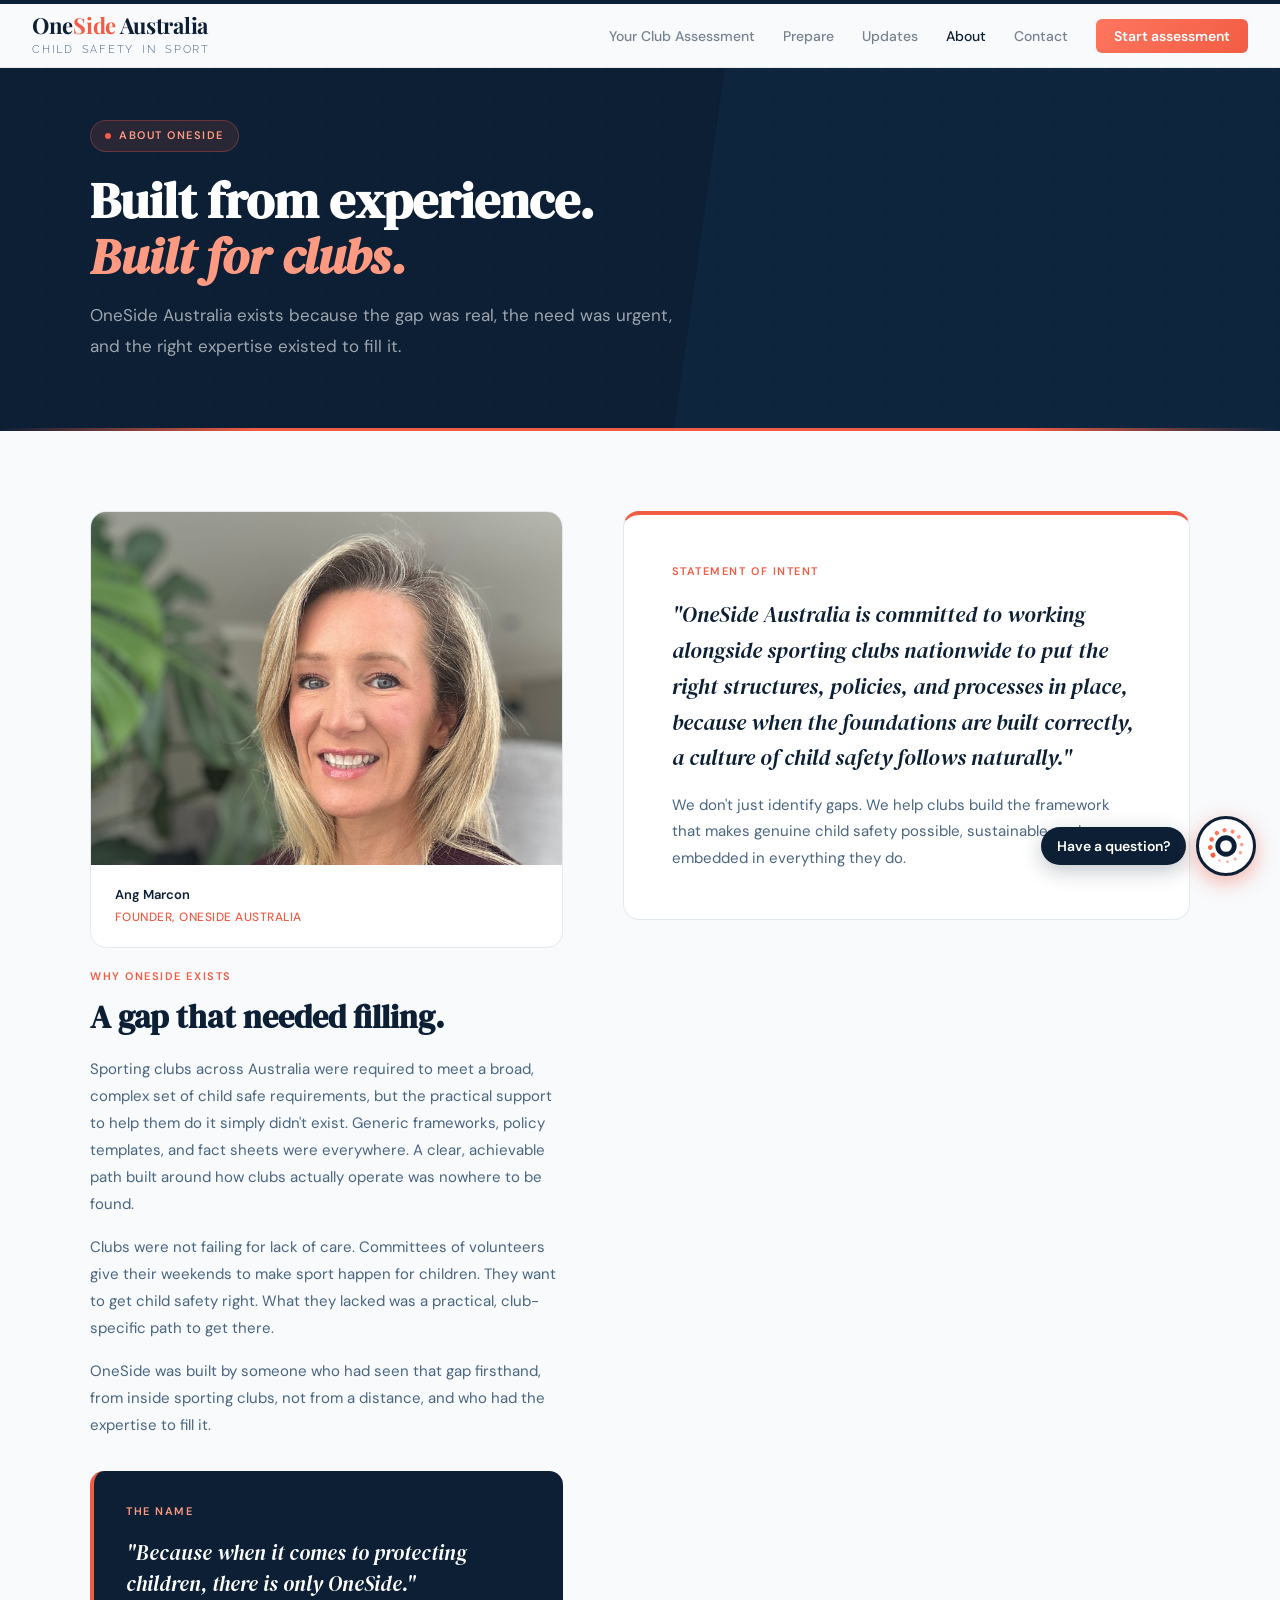
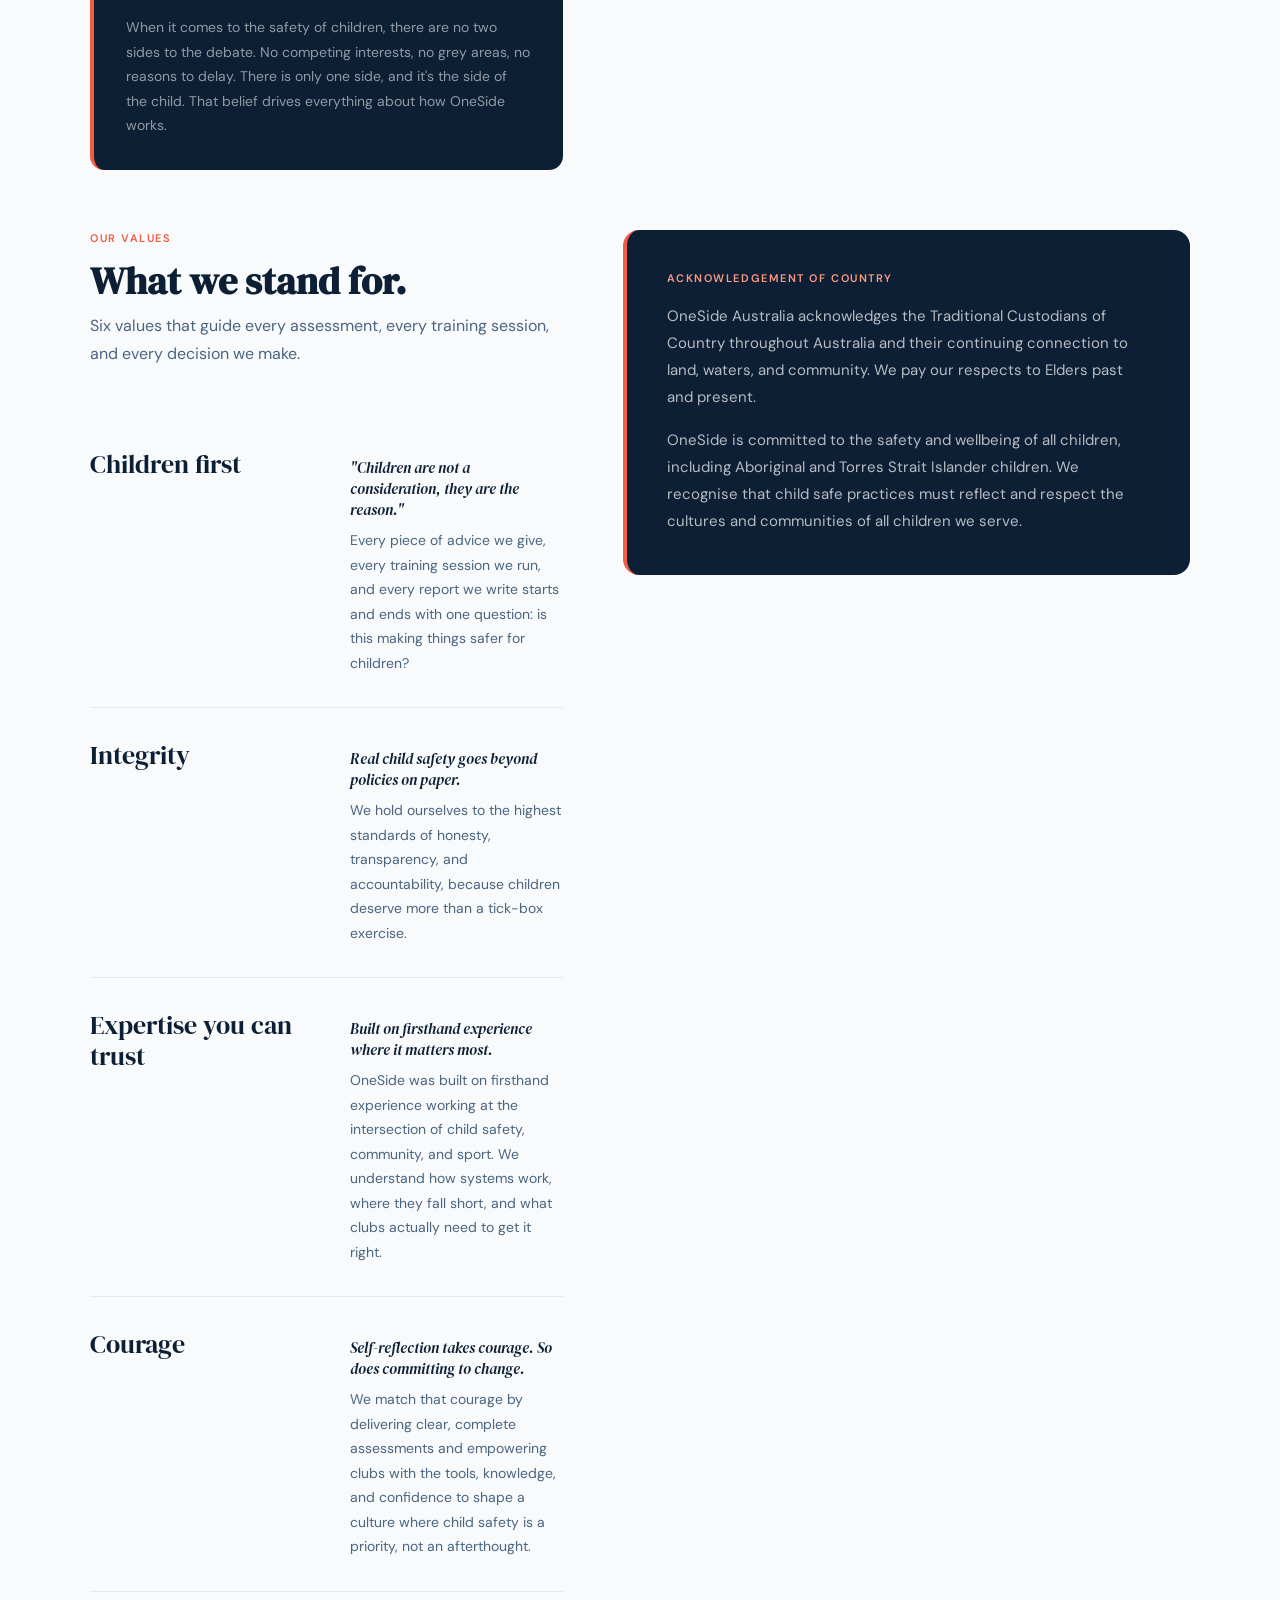
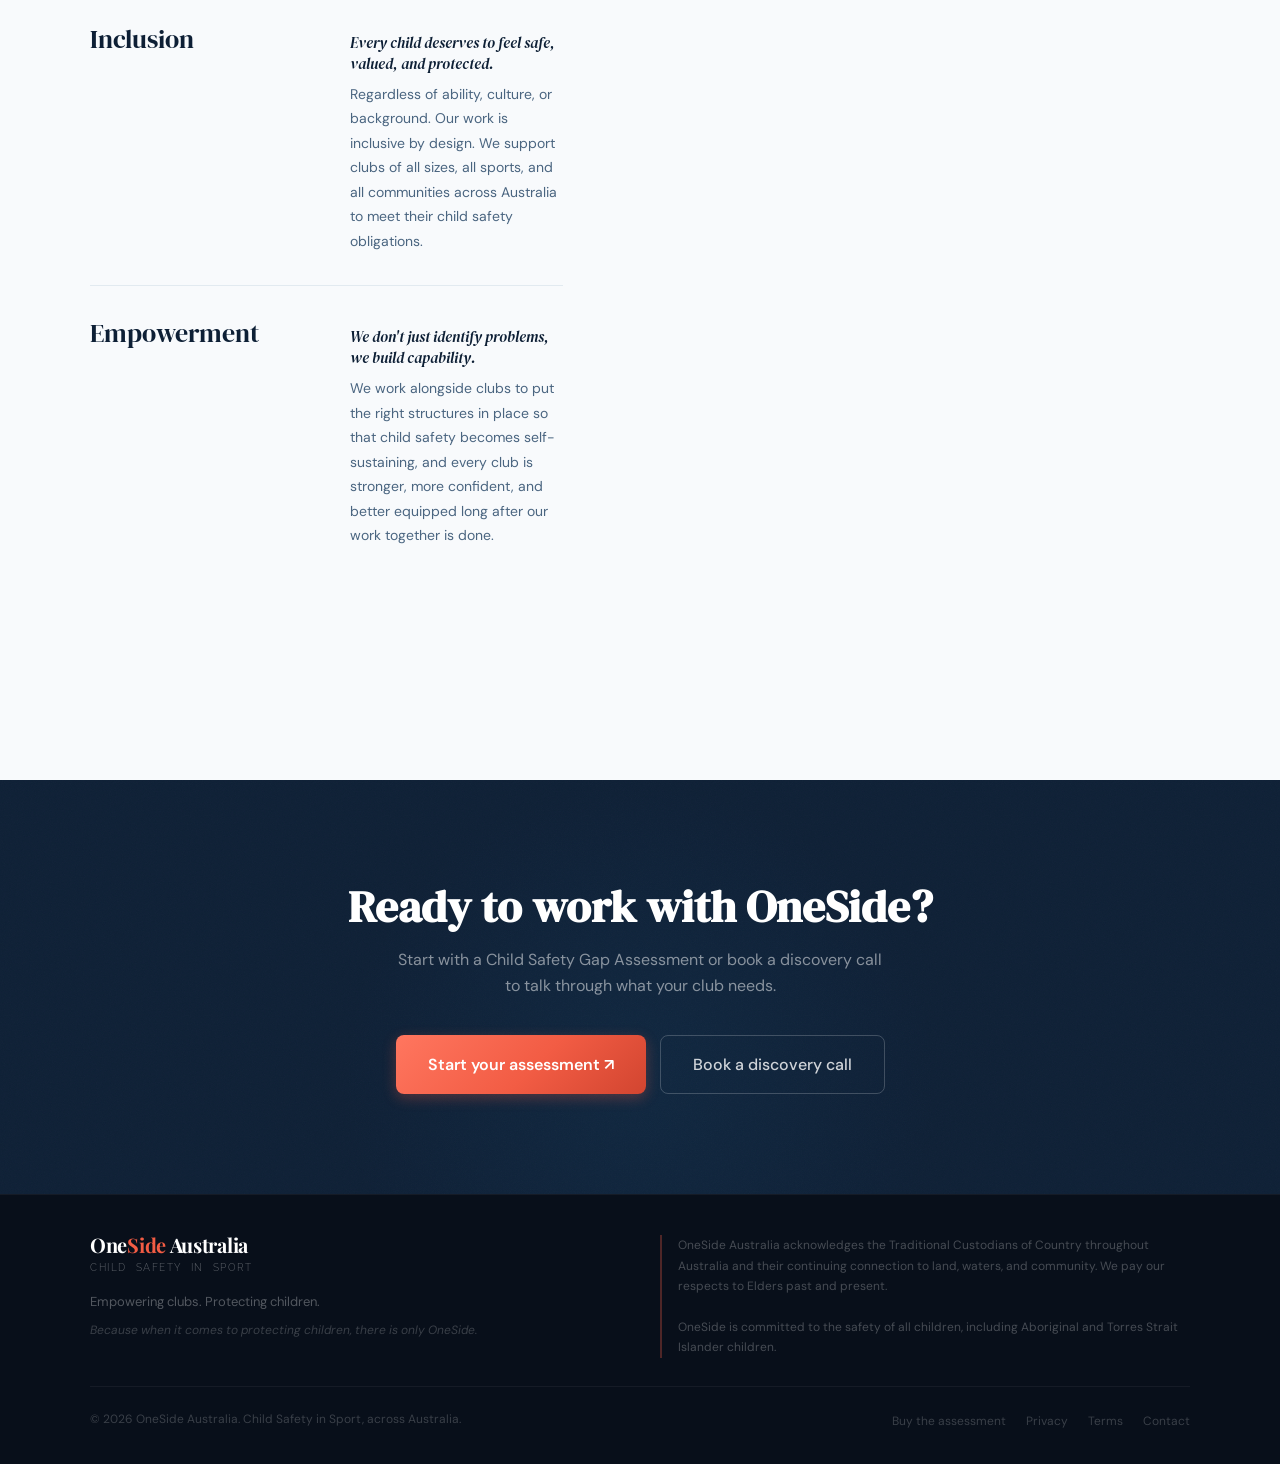
<file: about.html>
﻿<!DOCTYPE html>
<html lang="en">
<head>
<meta charset="UTF-8">
<meta name="viewport" content="width=device-width, initial-scale=1.0">
<title>About OneSide Australia | Child Safety Consultancy for Sport</title>
<meta name="description" content="OneSide Australia was built by a child safety expert with over two decades of experience in public safety. Learn about our mission to help sporting clubs across Australia become genuinely child safe.">
<meta name="keywords" content="OneSide Australia about, child safety consultant sport Australia, child safety expert sporting clubs, child safe compliance consultant Australia">
<meta name="robots" content="index, follow">
<link rel="canonical" href="https://www.onesideaustralia.com.au/about">
<meta property="og:title" content="About OneSide Australia | Child Safety Consultancy for Sport">
<meta property="og:url" content="https://www.onesideaustralia.com.au/about">
<meta property="og:type" content="website">
<meta property="og:site_name" content="OneSide Australia">
<meta property="og:image" content="https://www.onesideaustralia.com.au/images/og-image.png">
<meta property="og:image:width" content="1200">
<meta property="og:image:height" content="630">
<meta name="twitter:card" content="summary_large_image">
<meta name="twitter:image" content="https://www.onesideaustralia.com.au/images/og-image.png">
<link href="https://fonts.googleapis.com/css2?family=DM+Serif+Display:ital@0;1&family=DM+Sans:ital,wght@0,400;0,500;0,600;1,400&family=Playfair+Display:wght@700&family=Raleway:wght@300&display=swap" rel="stylesheet">
<link rel="icon" type="image/svg+xml" href="/favicon.svg">
<link rel="alternate icon" href="/favicon.ico">
<link rel="stylesheet" href="styles.css">
<script type="application/ld+json">
{
  "@context": "https://schema.org",
  "@type": "Organization",
  "name": "OneSide Australia",
  "url": "https://www.onesideaustralia.com.au",
  "description": "Child safety compliance consultancy helping Australian sporting clubs become genuinely child safe through gap assessments, practical guidance, and training.",
  "foundingDate": "2026",
  "areaServed": "AU",
  "slogan": "Empowering clubs. Protecting children."
}
</script>
<!-- Google Analytics (G-QF3S1J1RBE). The tag is loaded after the page
     finishes loading so it never delays the page or the hero headline animation. -->
<script>
  window.dataLayer = window.dataLayer || [];
  function gtag(){dataLayer.push(arguments);}
  gtag('js', new Date());
  gtag('config', 'G-QF3S1J1RBE');
  window.addEventListener('load', function () {
    var s = document.createElement('script');
    s.async = true;
    s.src = 'https://www.googletagmanager.com/gtag/js?id=G-QF3S1J1RBE';
    document.head.appendChild(s);
  });
</script>
<!-- Microsoft Clarity (project z31mef8ixa). Loaded after the page finishes
     loading so it never delays the page or the hero headline animation. -->
<script type="text/javascript">
    window.addEventListener('load', function () {
        (function(c,l,a,r,i,t,y){
            c[a]=c[a]||function(){(c[a].q=c[a].q||[]).push(arguments)};
            t=l.createElement(r);t.async=1;t.src="https://www.clarity.ms/tag/"+i;
            y=l.getElementsByTagName(r)[0];y.parentNode.insertBefore(t,y);
        })(window, document, "clarity", "script", "z31mef8ixa");
    });
</script>
</head>
<body>
<nav>
  <div class="nav-logo">
    <a href="/" style="text-decoration:none;">
      <div>
        <div id="nav-brand" style="font-family:'Playfair Display',Georgia,serif;font-weight:700;font-size:22px;line-height:1;letter-spacing:-0.3px;white-space:nowrap;"><span style="color:#0D1F35">One</span><span style="color:#F25C44">Side</span><span style="color:#0D1F35"> Australia</span></div>
        <div id="logo-sub-wrap" style="margin-top:5px;">
          <div style="display:flex;justify-content:space-between;"><span style="font-family:'Raleway',sans-serif;font-weight:300;font-size:10.5px;color:#4A6580;">C</span><span style="font-family:'Raleway',sans-serif;font-weight:300;font-size:10.5px;color:#4A6580;">H</span><span style="font-family:'Raleway',sans-serif;font-weight:300;font-size:10.5px;color:#4A6580;">I</span><span style="font-family:'Raleway',sans-serif;font-weight:300;font-size:10.5px;color:#4A6580;">L</span><span style="font-family:'Raleway',sans-serif;font-weight:300;font-size:10.5px;color:#4A6580;">D</span><span style="font-family:'Raleway',sans-serif;font-weight:300;font-size:10.5px;color:#4A6580;">&nbsp;&nbsp;</span><span style="font-family:'Raleway',sans-serif;font-weight:300;font-size:10.5px;color:#4A6580;">S</span><span style="font-family:'Raleway',sans-serif;font-weight:300;font-size:10.5px;color:#4A6580;">A</span><span style="font-family:'Raleway',sans-serif;font-weight:300;font-size:10.5px;color:#4A6580;">F</span><span style="font-family:'Raleway',sans-serif;font-weight:300;font-size:10.5px;color:#4A6580;">E</span><span style="font-family:'Raleway',sans-serif;font-weight:300;font-size:10.5px;color:#4A6580;">T</span><span style="font-family:'Raleway',sans-serif;font-weight:300;font-size:10.5px;color:#4A6580;">Y</span><span style="font-family:'Raleway',sans-serif;font-weight:300;font-size:10.5px;color:#4A6580;">&nbsp;&nbsp;</span><span style="font-family:'Raleway',sans-serif;font-weight:300;font-size:10.5px;color:#4A6580;">I</span><span style="font-family:'Raleway',sans-serif;font-weight:300;font-size:10.5px;color:#4A6580;">N</span><span style="font-family:'Raleway',sans-serif;font-weight:300;font-size:10.5px;color:#4A6580;">&nbsp;&nbsp;</span><span style="font-family:'Raleway',sans-serif;font-weight:300;font-size:10.5px;color:#4A6580;">S</span><span style="font-family:'Raleway',sans-serif;font-weight:300;font-size:10.5px;color:#4A6580;">P</span><span style="font-family:'Raleway',sans-serif;font-weight:300;font-size:10.5px;color:#4A6580;">O</span><span style="font-family:'Raleway',sans-serif;font-weight:300;font-size:10.5px;color:#4A6580;">R</span><span style="font-family:'Raleway',sans-serif;font-weight:300;font-size:10.5px;color:#4A6580;">T</span></div>
        </div>
      </div>
    </a>
  </div>
  <ul class="nav-links">
    <li><a href="/assessment">Your Club Assessment</a></li>
    <li><a href="/prepare">Prepare</a></li>
    <li><a href="/updates">Updates</a></li>
    <li><a href="/about" class="active">About</a></li>
    <li><a href="/contact">Contact</a></li>
    <li><a href="/pay" class="nav-cta">Start assessment</a></li>
  </ul>
  <button class="hamburger" onclick="toggleMobileNav()" aria-label="Menu">
    <span></span><span></span><span></span>
  </button>
</nav>
<div class="mobile-nav" id="mobileNav">
  <a href="/assessment">Your Club Assessment</a>
  <a href="/prepare">Prepare</a>
  <a href="/updates">Updates</a>
  <a href="/about">About</a>
  <a href="/contact">Contact</a>
  <a href="/pay" class="nav-cta">Start assessment</a>
</div>
<main>
  <div class="page-hero">
    <div class="ph-band"></div><div class="ph-dots"></div><div class="ph-line"></div>
    <div class="ph-inner">
      <div class="ph-tag">About OneSide</div>
      <h1>Built from experience.<br><em>Built for clubs.</em></h1>
      <p>OneSide Australia exists because the gap was real, the need was urgent, and the right expertise existed to fill it.</p>
    </div>
  </div>
  <section style="padding:80px 2rem;background:var(--off-white);">
    <div class="section-inner">
      <div style="display:grid;grid-template-columns:1fr 1.2fr;gap:60px;align-items:start;margin-bottom:60px;">
        <div>
       <div style="margin-bottom:20px;border-radius:16px;overflow:hidden;border:1px solid var(--muted);background:white;">
  <img
    src="/images/ang.jpg"
    alt="Angela Marcon, founder of OneSide Australia"
    style="width:100%;display:block;object-fit:cover;object-position:center 20%;aspect-ratio:4/3;"
  >
  <div style="padding:20px 24px;">
    <div style="font-size:13px;font-weight:600;color:var(--midnight);margin-bottom:2px;">Ang Marcon</div>
    <div style="font-size:12px;color:var(--coral);font-weight:500;letter-spacing:0.04em;text-transform:uppercase;">Founder, OneSide Australia</div>
  </div>
</div>   
          <!-- BIO HIDDEN — restore once secondary employment approved
          <div class="founder-card">
            <p class="fb">Over two decades of experience in public safety and child protection, working across some of the most complex and sensitive areas of community safety.</p>
            <p class="fb">A decade of volunteering inside community sporting clubs, not from the outside looking in.</p>
          </div>
          -->
        <div>
          <div class="eyebrow">Why OneSide exists</div>
          <h2 style="font-family:'DM Serif Display',serif;font-size:clamp(1.6rem,2.5vw,2.4rem);color:var(--midnight);margin-bottom:20px;line-height:1.2;">A gap that needed filling.</h2>
          <p style="font-size:15px;color:var(--text-mid);line-height:1.8;margin-bottom:16px;">Sporting clubs across Australia were required to meet a broad, complex set of child safe requirements, but the practical support to help them do it simply didn't exist. Generic frameworks, policy templates, and fact sheets were everywhere. A clear, achievable path built around how clubs actually operate was nowhere to be found.</p>
          <p style="font-size:15px;color:var(--text-mid);line-height:1.8;margin-bottom:16px;">Clubs were not failing for lack of care. Committees of volunteers give their weekends to make sport happen for children. They want to get child safety right. What they lacked was a practical, club-specific path to get there.</p>
          <p style="font-size:15px;color:var(--text-mid);line-height:1.8;margin-bottom:32px;">OneSide was built by someone who had seen that gap firsthand, from inside sporting clubs, not from a distance, and who had the expertise to fill it.</p>
          <div style="background:var(--midnight);border-radius:14px;padding:32px;border-left:4px solid var(--coral);">
            <div class="eyebrow light" style="margin-bottom:16px;">The name</div>
            <p style="font-family:'DM Serif Display',serif;font-size:1.3rem;color:white;line-height:1.5;margin-bottom:16px;font-style:italic;">"Because when it comes to protecting children, there is only OneSide."</p>
            <p style="font-size:14px;color:rgba(255,255,255,0.55);line-height:1.75;">When it comes to the safety of children, there are no two sides to the debate. No competing interests, no grey areas, no reasons to delay. There is only one side, and it's the side of the child. That belief drives everything about how OneSide works.</p>
          </div>
        </div>
      </div>

      <div style="background:white;border:1px solid var(--muted);border-radius:16px;padding:48px;margin-bottom:60px;border-top:4px solid var(--coral);">
        <div class="eyebrow" style="margin-bottom:16px;">Statement of intent</div>
        <p style="font-family:'DM Serif Display',serif;font-size:1.4rem;color:var(--midnight);line-height:1.6;margin-bottom:16px;font-style:italic;">"OneSide Australia is committed to working alongside sporting clubs nationwide to put the right structures, policies, and processes in place, because when the foundations are built correctly, a culture of child safety follows naturally."</p>
        <p style="font-size:15px;color:var(--text-mid);line-height:1.75;">We don't just identify gaps. We help clubs build the framework that makes genuine child safety possible, sustainable, and embedded in everything they do.</p>
      </div>

      <div style="margin-bottom:60px;">
        <div class="eyebrow">Our values</div>
        <h2 class="section-title" style="margin-bottom:8px;">What we stand for.</h2>
        <p class="lead" style="margin-bottom:48px;">Six values that guide every assessment, every training session, and every decision we make.</p>
        <div class="value-row"><div class="value-name">Children first</div><div class="value-body"><div class="value-standout">"Children are not a consideration, they are the reason."</div><div class="value-desc">Every piece of advice we give, every training session we run, and every report we write starts and ends with one question: is this making things safer for children?</div></div></div>
        <div class="value-row"><div class="value-name">Integrity</div><div class="value-body"><div class="value-standout">Real child safety goes beyond policies on paper.</div><div class="value-desc">We hold ourselves to the highest standards of honesty, transparency, and accountability, because children deserve more than a tick-box exercise.</div></div></div>
        <div class="value-row"><div class="value-name">Expertise you can trust</div><div class="value-body"><div class="value-standout">Built on firsthand experience where it matters most.</div><div class="value-desc">OneSide was built on firsthand experience working at the intersection of child safety, community, and sport. We understand how systems work, where they fall short, and what clubs actually need to get it right.</div></div></div>
        <div class="value-row"><div class="value-name">Courage</div><div class="value-body"><div class="value-standout">Self-reflection takes courage. So does committing to change.</div><div class="value-desc">We match that courage by delivering clear, complete assessments and empowering clubs with the tools, knowledge, and confidence to shape a culture where child safety is a priority, not an afterthought.</div></div></div>
        <div class="value-row"><div class="value-name">Inclusion</div><div class="value-body"><div class="value-standout">Every child deserves to feel safe, valued, and protected.</div><div class="value-desc">Regardless of ability, culture, or background. Our work is inclusive by design. We support clubs of all sizes, all sports, and all communities across Australia to meet their child safety obligations.</div></div></div>
        <div class="value-row"><div class="value-name">Empowerment</div><div class="value-body"><div class="value-standout">We don't just identify problems, we build capability.</div><div class="value-desc">We work alongside clubs to put the right structures in place so that child safety becomes self-sustaining, and every club is stronger, more confident, and better equipped long after our work together is done.</div></div></div>
      </div>

      <div style="background:var(--midnight);border-radius:16px;padding:40px;border-left:4px solid var(--coral);">
        <div class="eyebrow light" style="margin-bottom:16px;">Acknowledgement of Country</div>
        <p style="font-size:15px;color:rgba(255,255,255,0.7);line-height:1.8;margin-bottom:16px;">OneSide Australia acknowledges the Traditional Custodians of Country throughout Australia and their continuing connection to land, waters, and community. We pay our respects to Elders past and present.</p>
        <p style="font-size:15px;color:rgba(255,255,255,0.7);line-height:1.8;">OneSide is committed to the safety and wellbeing of all children, including Aboriginal and Torres Strait Islander children. We recognise that child safe practices must reflect and respect the cultures and communities of all children we serve.</p>
      </div>
    </div>
  </section>
  <section class="final-cta"><h2>Ready to work with OneSide?</h2><p>Start with a Child Safety Gap Assessment or book a discovery call to talk through what your club needs.</p><div class="fca"><a href="https://oneside-australia.vercel.app/payment-select.html?type=initial" class="btn-primary" style="font-size:16px;padding:16px 32px;" target="_blank">Start your assessment ↗</a><a href="https://outlook.office.com/book/OneSideAustralia30minDiscoveryCall@onesideaustralia.com.au/?ismsaljsauthenabled" target="_blank" class="btn-secondary" style="font-size:16px;padding:16px 32px;">Book a discovery call</a></div></section>
</main>
<footer>
  <div class="ft-top">
    <div class="ft-brand"><a href="/" style="text-decoration:none;display:inline-block;"><div style="font-family:'Playfair Display',Georgia,serif;font-weight:700;font-size:20px;line-height:1;letter-spacing:-0.3px;white-space:nowrap;"><span style="color:#fff">One</span><span style="color:#F25C44">Side</span><span style="color:#fff"> Australia</span></div><div style="margin-top:5px;font-family:'Raleway',sans-serif;font-weight:300;font-size:9.5px;letter-spacing:0.16em;color:rgba(255,255,255,0.35);">CHILD&nbsp;&nbsp;SAFETY&nbsp;&nbsp;IN&nbsp;&nbsp;SPORT</div></a>
    <p>Empowering clubs. Protecting children.</p>
    <div class="ft-tagline">Because when it comes to protecting children, there is only OneSide.</div></div>
    <div class="ft-ack">OneSide Australia acknowledges the Traditional Custodians of Country throughout Australia and their continuing connection to land, waters, and community. We pay our respects to Elders past and present.<br><br>OneSide is committed to the safety of all children, including Aboriginal and Torres Strait Islander children.</div>
  </div>
  <div class="ft-bottom"><div class="ft-copy">© 2026 OneSide Australia. Child Safety in Sport, across Australia.</div><ul class="ft-links"><li><a href="/pay">Buy the assessment</a></li><li><a href="/privacy">Privacy</a></li><li><a href="/terms">Terms</a></li><li><a href="/contact">Contact</a></li></ul></div>
</footer>
<script src="scripts.js"></script>

<!-- NEWSLETTER MODAL -->
<div id="newsletter-modal" style="display:none;position:fixed;inset:0;z-index:9999;background:rgba(13,31,53,0.85);backdrop-filter:blur(3px);align-items:center;justify-content:center;padding:1rem;">
  <div style="background:#F8FAFC;border-radius:16px;max-width:540px;width:100%;position:relative;overflow:hidden;box-shadow:0 24px 60px rgba(0,0,0,0.4);">
    <div style="background:#0D1F35;padding:24px 28px 20px;">
      <p style="font-size:11px;font-weight:600;letter-spacing:0.12em;text-transform:uppercase;color:#F25C44;margin:0 0 6px;">OneSide Australia</p>
      <h2 style="font-family:'DM Serif Display',serif;font-size:1.4rem;color:white;margin:0 0 4px;line-height:1.2;">Stay across child safety in sport</h2>
      <p style="font-size:13px;color:rgba(255,255,255,0.55);margin:0;">Monthly updates, in plain language, for clubs.</p>
    </div>
    <button onclick="closeNewsletterModal()" aria-label="Close" style="position:absolute;top:12px;right:12px;background:#F25C44;border:none;border-radius:50%;width:30px;height:30px;cursor:pointer;display:flex;align-items:center;justify-content:center;color:white;font-size:15px;line-height:1;font-family:sans-serif;">✕</button>
    <div>
      <div style="padding:28px;">
        <form onsubmit="submitSubscribe(event)" style="display:flex;flex-direction:column;gap:12px;">
          <input type="email" id="subscribe-email" placeholder="Your email address" required style="width:100%;padding:12px 16px;border:1.5px solid #E2EAF0;border-radius:8px;font-size:15px;font-family:'DM Sans',sans-serif;color:#0D1F35;outline:none;box-sizing:border-box;">
          <button type="submit" id="subscribe-btn" style="background:#F25C44;color:white;border:none;border-radius:8px;padding:13px 24px;font-size:15px;font-weight:600;font-family:'DM Sans',sans-serif;cursor:pointer;">Subscribe →</button>
          <p id="subscribe-msg" style="font-size:13px;text-align:center;margin:0;min-height:18px;color:#1A7A4A;"></p>
        </form>
      </div>
    </div>
    <div style="padding:10px 24px;border-top:1px solid #E2EAF0;text-align:center;">
      <p style="font-size:11px;color:#7A95AA;margin:0;">No spam. Unsubscribe any time. <a href="/privacy" style="color:#1B5E8A;text-decoration:none;">Privacy policy</a></p>
    </div>
  </div>
</div>
<script>
(function(){
  if(sessionStorage.getItem('osModalShown'))return;
  setTimeout(function(){
    document.getElementById('newsletter-modal').style.display='flex';
    sessionStorage.setItem('osModalShown','1');
  },20000);
})();
function closeNewsletterModal(){document.getElementById('newsletter-modal').style.display='none';}
</script>
<script>
window.addEventListener('load',function(){
  var brand=document.getElementById('nav-brand');
  var wrap=document.getElementById('logo-sub-wrap');
  if(brand&&wrap){wrap.style.width=brand.offsetWidth+'px';}
});
</script>
</body>
</html>
</file>
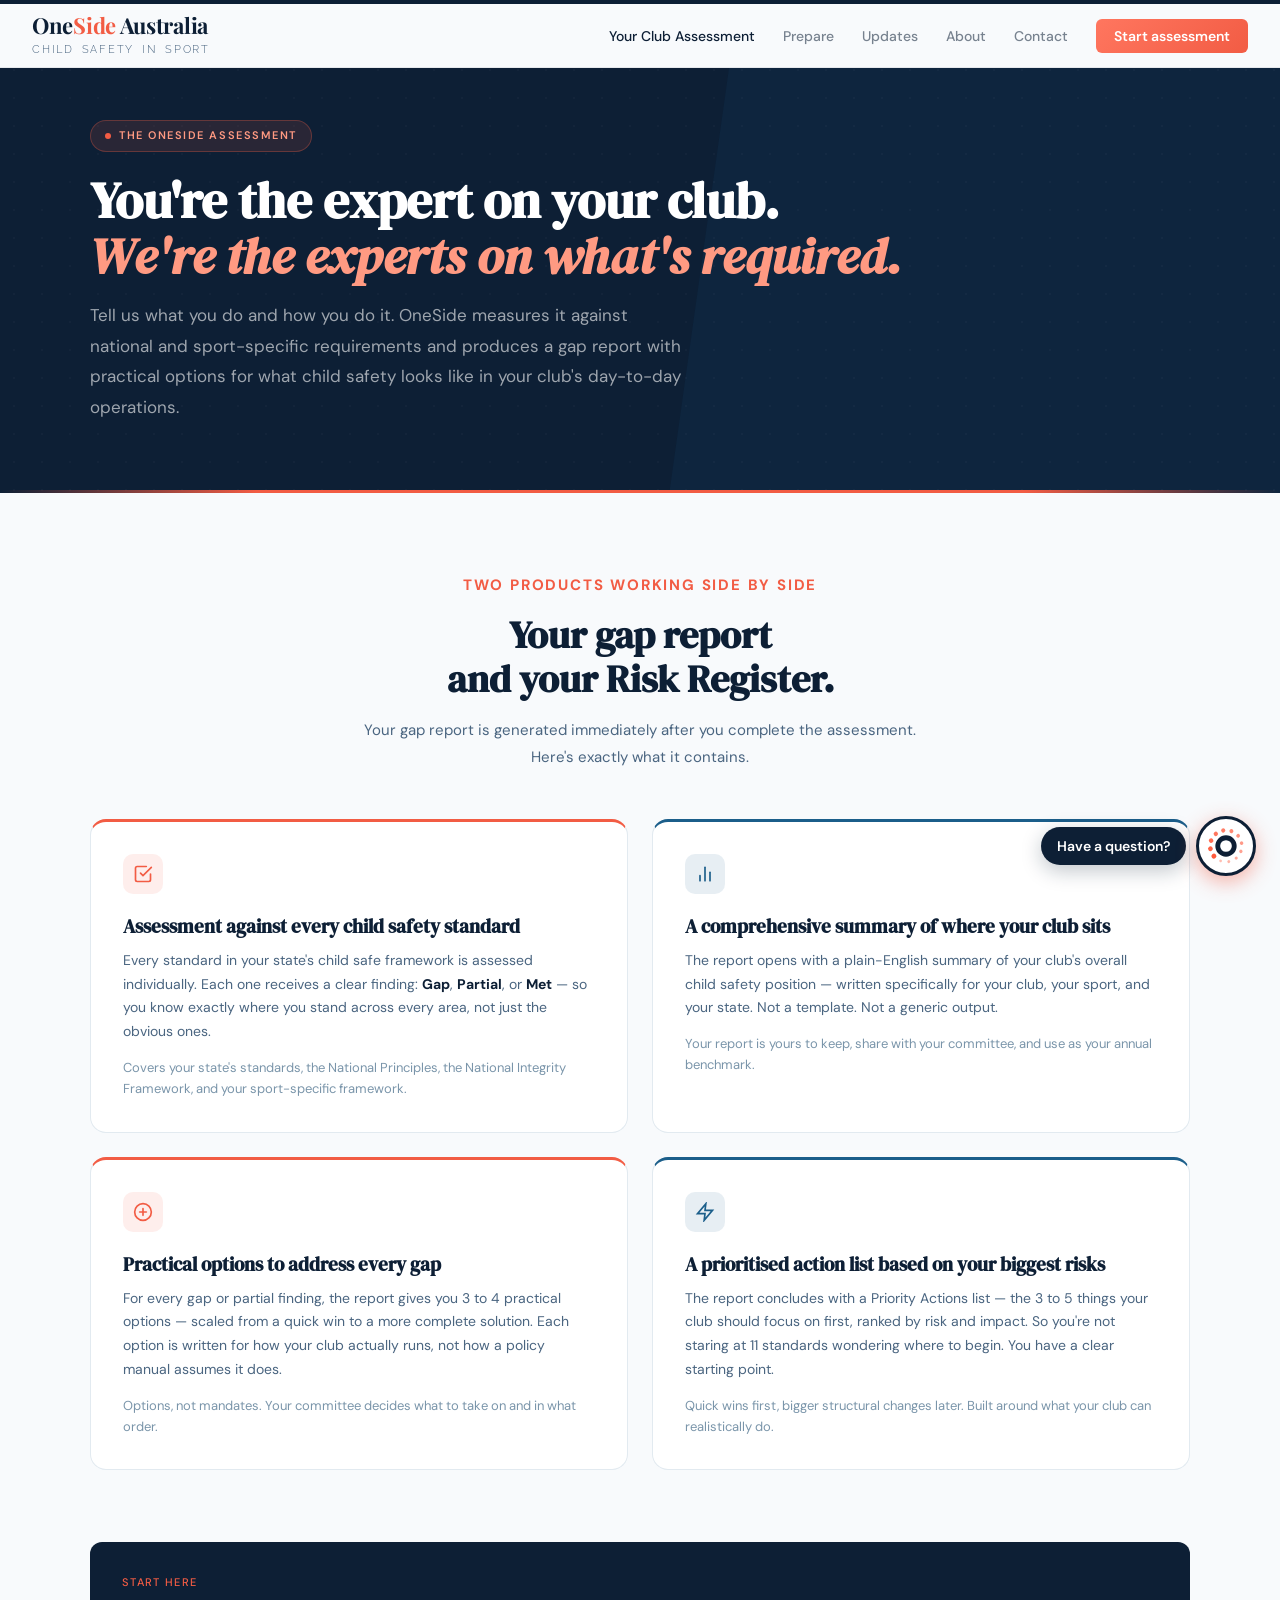
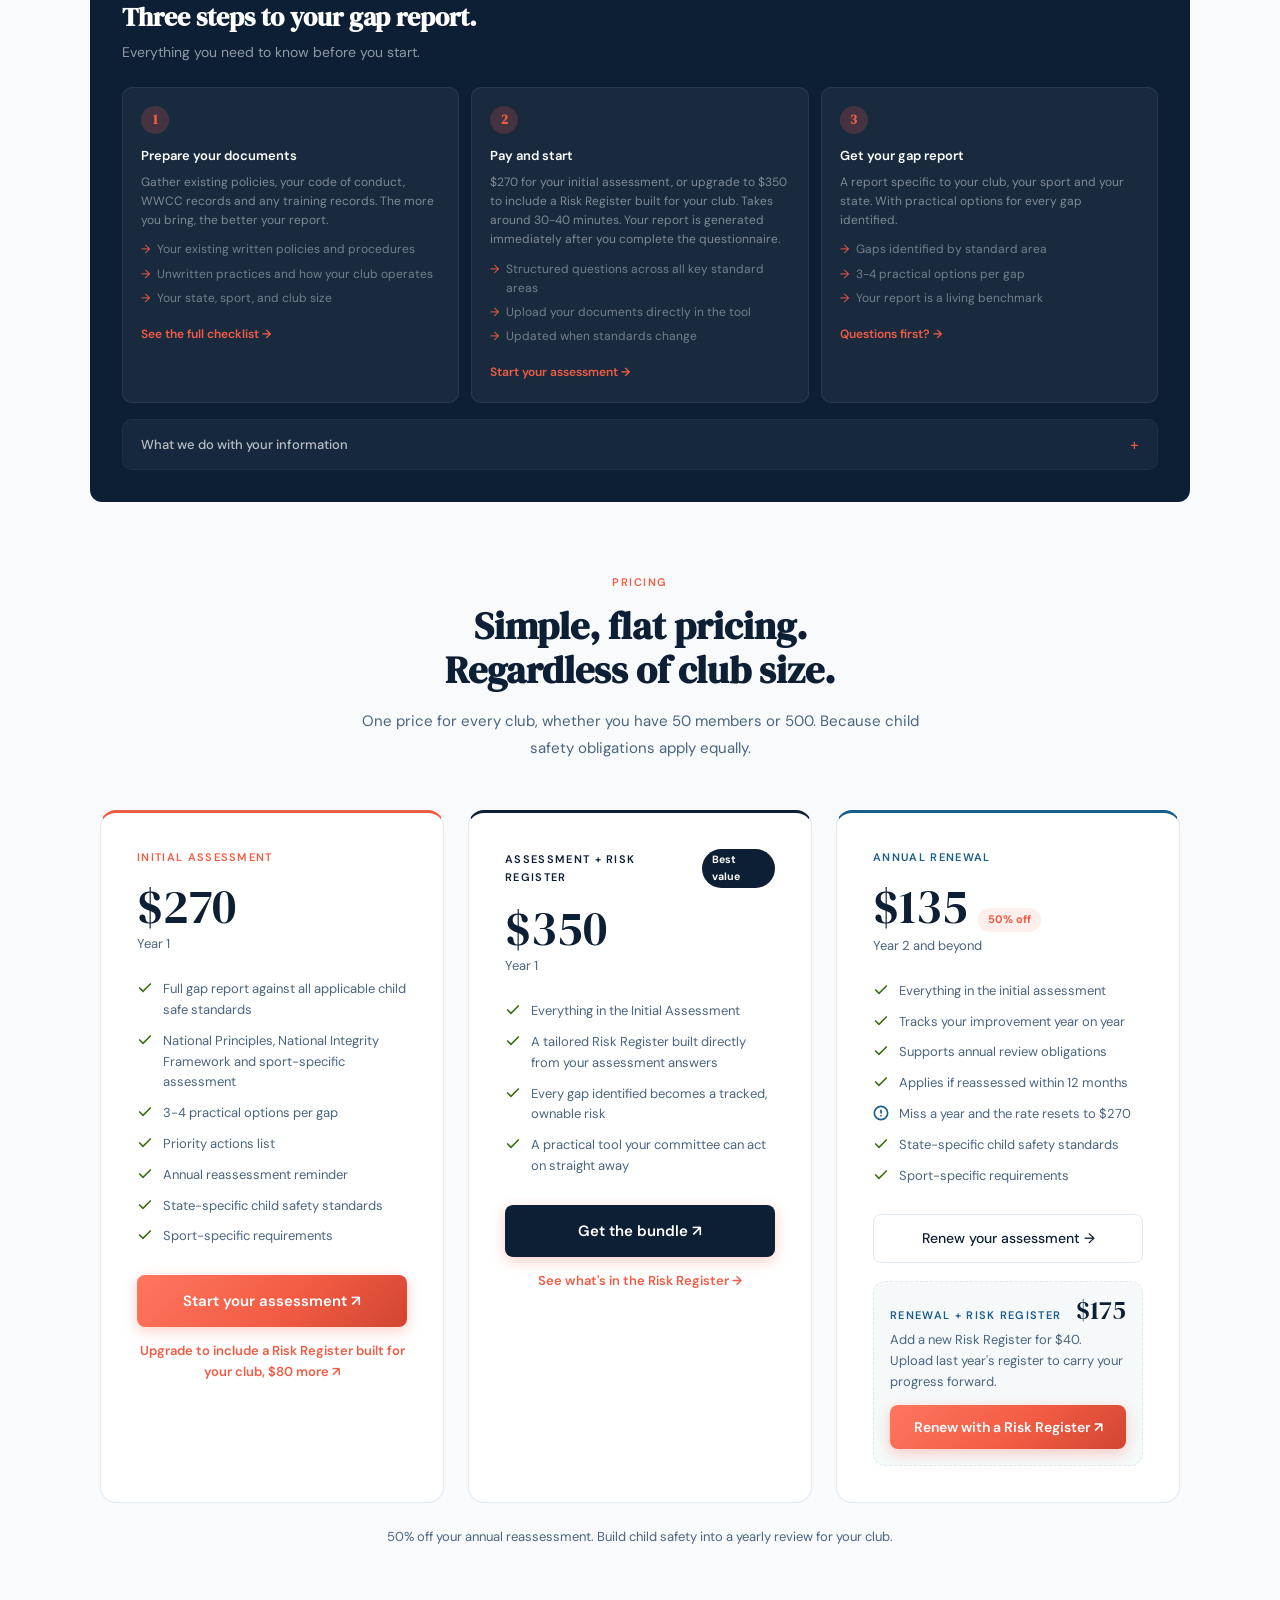
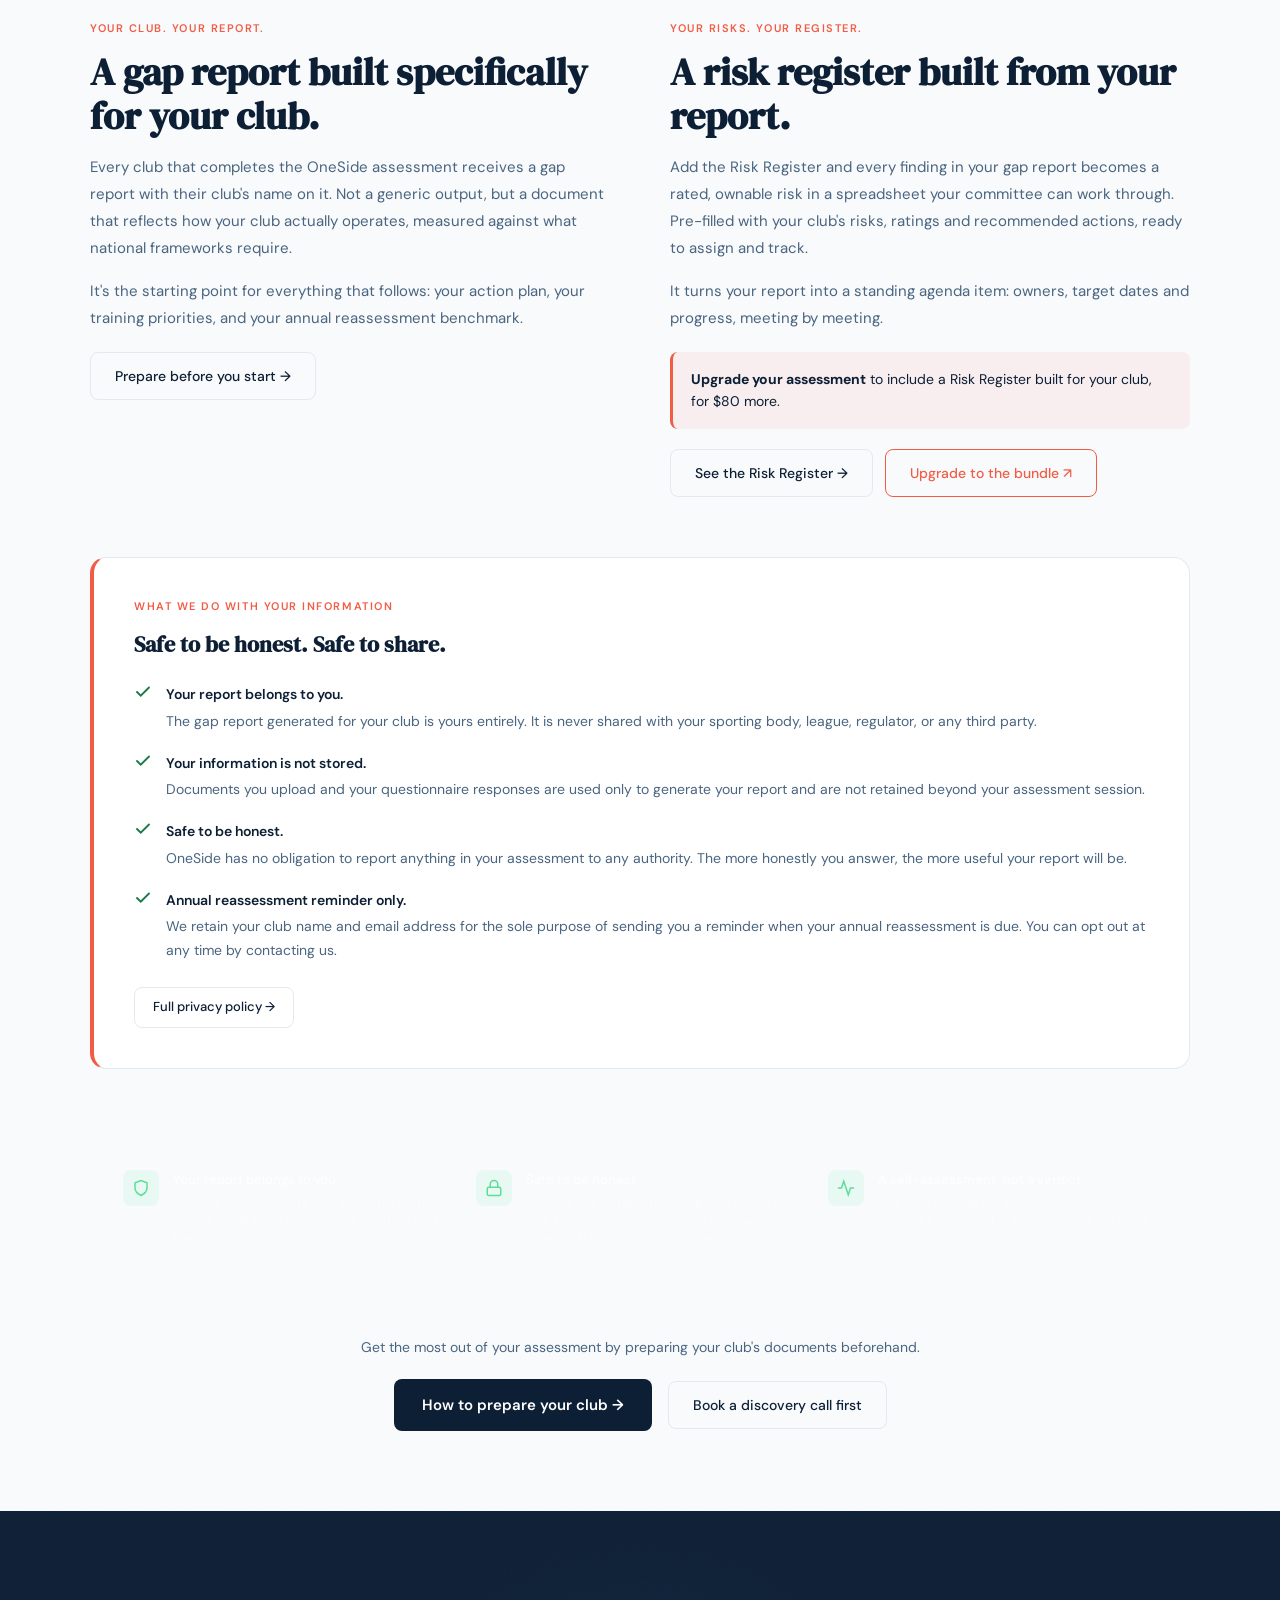
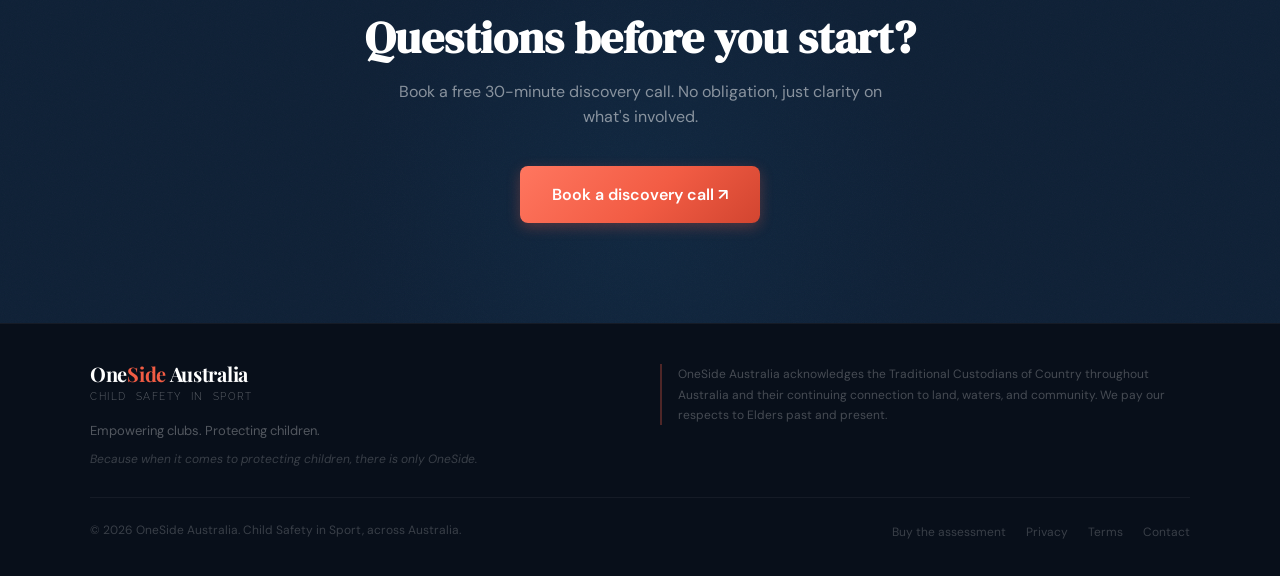
<file: assessment.html>
﻿<!DOCTYPE html>
<html lang="en">
<head>
<meta charset="UTF-8">
<meta name="viewport" content="width=device-width, initial-scale=1.0">
<title>Child Safety Gap Assessment for Sporting Clubs | OneSide Australia</title>
<meta name="description" content="The OneSide Child Safety Gap Assessment measures your sporting club against the National Principles for Child Safe Organisations, the National Integrity Framework Safeguarding Children and Young People Policy, and your sport-specific framework. Get a gap report built specifically for your club.">
<meta name="keywords" content="child safety gap assessment sporting club, child safe standards audit sport, child safety compliance assessment Australia, National Principles Child Safe Organisations sport, child safe gap report, child safety officer sporting club, AFL child safe assessment, netball child safe assessment">
<meta name="robots" content="index, follow">
<link rel="canonical" href="https://www.onesideaustralia.com.au/assessment">
<meta property="og:title" content="Child Safety Gap Assessment for Sporting Clubs | OneSide Australia">
<meta property="og:description" content="Get a gap report built specifically for your club. Measured against the National Principles, the National Integrity Framework, and your sport-specific requirements.">
<meta property="og:url" content="https://www.onesideaustralia.com.au/assessment">
<meta property="og:type" content="website">
<meta property="og:site_name" content="OneSide Australia">
<meta property="og:image" content="https://www.onesideaustralia.com.au/images/og-image.png">
<meta property="og:image:width" content="1200">
<meta property="og:image:height" content="630">
<meta name="twitter:card" content="summary_large_image">
<meta name="twitter:image" content="https://www.onesideaustralia.com.au/images/og-image.png">
<link href="https://fonts.googleapis.com/css2?family=DM+Serif+Display:ital@0;1&family=DM+Sans:ital,wght@0,400;0,500;0,600;1,400&family=Playfair+Display:wght@700&family=Raleway:wght@300&display=swap" rel="stylesheet">
<link rel="icon" type="image/svg+xml" href="/favicon.svg">
<link rel="alternate icon" href="/favicon.ico">
<link rel="stylesheet" href="styles.css">
<script type="application/ld+json">
{
  "@context": "https://schema.org",
  "@type": "Service",
  "name": "Child Safety Gap Assessment",
  "provider": { "@type": "Organization", "name": "OneSide Australia", "url": "https://www.onesideaustralia.com.au" },
  "description": "A gap assessment measuring your sporting club against the National Principles for Child Safe Organisations, the National Integrity Framework Safeguarding Children and Young People Policy, and sport-specific child safety frameworks.",
  "areaServed": "AU",
  "offers": [
    { "@type": "Offer", "name": "Initial Assessment", "price": "270", "priceCurrency": "AUD", "description": "Year 1 full gap assessment" },
    { "@type": "Offer", "name": "Annual Renewal", "price": "135", "priceCurrency": "AUD", "description": "Year 2+ annual reassessment, 50% off when renewed within 12 months" },
    { "@type": "Offer", "name": "Renewal + Risk Register", "price": "175", "priceCurrency": "AUD", "description": "Year 2+ annual reassessment with a year-on-year Risk Register" }
  ]
}
</script>
<script type="application/ld+json">
{
  "@context": "https://schema.org",
  "@type": "FAQPage",
  "mainEntity": [
    { "@type": "Question", "name": "What frameworks does the OneSide assessment measure against?", "acceptedAnswer": { "@type": "Answer", "text": "The assessment measures your club against the National Principles for Child Safe Organisations, the National Integrity Framework Safeguarding Children and Young People Policy, your state's child safe standards, and your sport-specific child safeguarding framework." } },
    { "@type": "Question", "name": "How much does the Child Safety Gap Assessment cost?", "acceptedAnswer": { "@type": "Answer", "text": "The initial assessment is $270. Annual renewal is $135 (50% off) when reassessed within 12 months. A bundle with a tailored Risk Register built from your assessment answers is $350. The same flat pricing applies regardless of club size." } },
    { "@type": "Question", "name": "Is my gap report shared with my sporting body or regulator?", "acceptedAnswer": { "@type": "Answer", "text": "No. Your gap report belongs entirely to your club. It is never shared with your sporting body, league, regulator, or any third party." } }
  ]
}
</script>
<!-- Google Analytics (G-QF3S1J1RBE). The tag is loaded after the page
     finishes loading so it never delays the page or the hero headline animation. -->
<script>
  window.dataLayer = window.dataLayer || [];
  function gtag(){dataLayer.push(arguments);}
  gtag('js', new Date());
  gtag('config', 'G-QF3S1J1RBE');
  window.addEventListener('load', function () {
    var s = document.createElement('script');
    s.async = true;
    s.src = 'https://www.googletagmanager.com/gtag/js?id=G-QF3S1J1RBE';
    document.head.appendChild(s);
  });
</script>
<!-- Microsoft Clarity (project z31mef8ixa). Loaded after the page finishes
     loading so it never delays the page or the hero headline animation. -->
<script type="text/javascript">
    window.addEventListener('load', function () {
        (function(c,l,a,r,i,t,y){
            c[a]=c[a]||function(){(c[a].q=c[a].q||[]).push(arguments)};
            t=l.createElement(r);t.async=1;t.src="https://www.clarity.ms/tag/"+i;
            y=l.getElementsByTagName(r)[0];y.parentNode.insertBefore(t,y);
        })(window, document, "clarity", "script", "z31mef8ixa");
    });
</script>
</head>
<body>

<nav>
  <div class="nav-logo">
    <a href="/" style="text-decoration:none;">
      <div>
        <div id="nav-brand" style="font-family:'Playfair Display',Georgia,serif;font-weight:700;font-size:22px;line-height:1;letter-spacing:-0.3px;white-space:nowrap;"><span style="color:#0D1F35">One</span><span style="color:#F25C44">Side</span><span style="color:#0D1F35"> Australia</span></div>
        <div id="logo-sub-wrap" style="margin-top:5px;">
          <div style="display:flex;justify-content:space-between;"><span style="font-family:'Raleway',sans-serif;font-weight:300;font-size:10.5px;color:#4A6580;">C</span><span style="font-family:'Raleway',sans-serif;font-weight:300;font-size:10.5px;color:#4A6580;">H</span><span style="font-family:'Raleway',sans-serif;font-weight:300;font-size:10.5px;color:#4A6580;">I</span><span style="font-family:'Raleway',sans-serif;font-weight:300;font-size:10.5px;color:#4A6580;">L</span><span style="font-family:'Raleway',sans-serif;font-weight:300;font-size:10.5px;color:#4A6580;">D</span><span style="font-family:'Raleway',sans-serif;font-weight:300;font-size:10.5px;color:#4A6580;">&nbsp;&nbsp;</span><span style="font-family:'Raleway',sans-serif;font-weight:300;font-size:10.5px;color:#4A6580;">S</span><span style="font-family:'Raleway',sans-serif;font-weight:300;font-size:10.5px;color:#4A6580;">A</span><span style="font-family:'Raleway',sans-serif;font-weight:300;font-size:10.5px;color:#4A6580;">F</span><span style="font-family:'Raleway',sans-serif;font-weight:300;font-size:10.5px;color:#4A6580;">E</span><span style="font-family:'Raleway',sans-serif;font-weight:300;font-size:10.5px;color:#4A6580;">T</span><span style="font-family:'Raleway',sans-serif;font-weight:300;font-size:10.5px;color:#4A6580;">Y</span><span style="font-family:'Raleway',sans-serif;font-weight:300;font-size:10.5px;color:#4A6580;">&nbsp;&nbsp;</span><span style="font-family:'Raleway',sans-serif;font-weight:300;font-size:10.5px;color:#4A6580;">I</span><span style="font-family:'Raleway',sans-serif;font-weight:300;font-size:10.5px;color:#4A6580;">N</span><span style="font-family:'Raleway',sans-serif;font-weight:300;font-size:10.5px;color:#4A6580;">&nbsp;&nbsp;</span><span style="font-family:'Raleway',sans-serif;font-weight:300;font-size:10.5px;color:#4A6580;">S</span><span style="font-family:'Raleway',sans-serif;font-weight:300;font-size:10.5px;color:#4A6580;">P</span><span style="font-family:'Raleway',sans-serif;font-weight:300;font-size:10.5px;color:#4A6580;">O</span><span style="font-family:'Raleway',sans-serif;font-weight:300;font-size:10.5px;color:#4A6580;">R</span><span style="font-family:'Raleway',sans-serif;font-weight:300;font-size:10.5px;color:#4A6580;">T</span></div>
        </div>
      </div>
    </a>
  </div>
  <ul class="nav-links">
    <li><a href="/assessment" class="active">Your Club Assessment</a></li>
    <li><a href="/prepare">Prepare</a></li>
    <li><a href="/updates">Updates</a></li>
    <li><a href="/about">About</a></li>
    <li><a href="/contact">Contact</a></li>
    <li><a href="/pay" class="nav-cta">Start assessment</a></li>
  </ul>
  <button class="hamburger" onclick="toggleMobileNav()" aria-label="Menu">
    <span></span><span></span><span></span>
  </button>
</nav>
<div class="mobile-nav" id="mobileNav">
  <a href="/assessment">Your Club Assessment</a>
  <a href="/prepare">Prepare</a>
  <a href="/updates">Updates</a>
  <a href="/about">About</a>
  <a href="/contact">Contact</a>
  <a href="/pay" class="nav-cta">Start assessment</a>
</div>

<main>
  <div class="page-hero">
    <div class="ph-band"></div><div class="ph-dots"></div><div class="ph-line"></div>
    <div class="ph-inner">
      <div class="ph-tag">The OneSide Assessment</div>
      <h1>You're the expert on your club.<br><em>We're the experts on what's required.</em></h1>
      <p>Tell us what you do and how you do it. OneSide measures it against national and sport-specific requirements and produces a gap report with practical options for what child safety looks like in your club's day-to-day operations.</p>
    </div>
  </div>

  <section style="padding:80px 2rem;background:var(--off-white);">
    <div class="section-inner">

      <!-- WHAT'S IN YOUR REPORT -->
      <div style="margin-bottom:72px;">
        <div style="text-align:center;max-width:560px;margin:0 auto 48px;">
          <div class="eyebrow" style="font-size:15px;font-weight:700;letter-spacing:0.12em;color:var(--coral);margin-bottom:16px;">Two products working side by side</div>
          <h2 class="section-title">Your gap report<br>and your Risk Register.</h2>
          <p style="font-size:15px;color:var(--text-mid);line-height:1.8;">Your gap report is generated immediately after you complete the assessment. Here's exactly what it contains.</p>
        </div>
        <div style="display:grid;grid-template-columns:1fr 1fr;gap:24px;">

          <div style="background:white;border:1px solid var(--muted);border-radius:16px;padding:32px;border-top:3px solid var(--coral);">
            <div style="width:40px;height:40px;background:rgba(242,92,68,0.1);border-radius:10px;display:flex;align-items:center;justify-content:center;margin-bottom:20px;">
              <svg width="20" height="20" viewBox="0 0 24 24" fill="none" stroke="#F25C44" stroke-width="2" stroke-linecap="round"><polyline points="9 11 12 14 22 4"/><path d="M21 12v7a2 2 0 0 1-2 2H5a2 2 0 0 1-2-2V5a2 2 0 0 1 2-2h11"/></svg>
            </div>
            <h3 style="font-family:'DM Serif Display',serif;font-size:1.2rem;color:var(--midnight);margin:0 0 10px;line-height:1.3;">Assessment against every child safety standard</h3>
            <p style="font-size:14px;color:var(--text-mid);line-height:1.7;margin:0 0 14px;">Every standard in your state's child safe framework is assessed individually. Each one receives a clear finding: <strong style="color:var(--midnight);">Gap</strong>, <strong style="color:var(--midnight);">Partial</strong>, or <strong style="color:var(--midnight);">Met</strong> — so you know exactly where you stand across every area, not just the obvious ones.</p>
            <p style="font-size:13px;color:var(--text-light);line-height:1.6;">Covers your state's standards, the National Principles, the National Integrity Framework, and your sport-specific framework.</p>
          </div>

          <div style="background:white;border:1px solid var(--muted);border-radius:16px;padding:32px;border-top:3px solid var(--steel);">
            <div style="width:40px;height:40px;background:rgba(27,94,138,0.1);border-radius:10px;display:flex;align-items:center;justify-content:center;margin-bottom:20px;">
              <svg width="20" height="20" viewBox="0 0 24 24" fill="none" stroke="#1B5E8A" stroke-width="2" stroke-linecap="round"><line x1="18" y1="20" x2="18" y2="10"/><line x1="12" y1="20" x2="12" y2="4"/><line x1="6" y1="20" x2="6" y2="14"/></svg>
            </div>
            <h3 style="font-family:'DM Serif Display',serif;font-size:1.2rem;color:var(--midnight);margin:0 0 10px;line-height:1.3;">A comprehensive summary of where your club sits</h3>
            <p style="font-size:14px;color:var(--text-mid);line-height:1.7;margin:0 0 14px;">The report opens with a plain-English summary of your club's overall child safety position — written specifically for your club, your sport, and your state. Not a template. Not a generic output.</p>
            <p style="font-size:13px;color:var(--text-light);line-height:1.6;">Your report is yours to keep, share with your committee, and use as your annual benchmark.</p>
          </div>

          <div style="background:white;border:1px solid var(--muted);border-radius:16px;padding:32px;border-top:3px solid var(--coral);">
            <div style="width:40px;height:40px;background:rgba(242,92,68,0.1);border-radius:10px;display:flex;align-items:center;justify-content:center;margin-bottom:20px;">
              <svg width="20" height="20" viewBox="0 0 24 24" fill="none" stroke="#F25C44" stroke-width="2" stroke-linecap="round"><circle cx="12" cy="12" r="10"/><line x1="12" y1="8" x2="12" y2="16"/><line x1="8" y1="12" x2="16" y2="12"/></svg>
            </div>
            <h3 style="font-family:'DM Serif Display',serif;font-size:1.2rem;color:var(--midnight);margin:0 0 10px;line-height:1.3;">Practical options to address every gap</h3>
            <p style="font-size:14px;color:var(--text-mid);line-height:1.7;margin:0 0 14px;">For every gap or partial finding, the report gives you 3 to 4 practical options — scaled from a quick win to a more complete solution. Each option is written for how your club actually runs, not how a policy manual assumes it does.</p>
            <p style="font-size:13px;color:var(--text-light);line-height:1.6;">Options, not mandates. Your committee decides what to take on and in what order.</p>
          </div>

          <div style="background:white;border:1px solid var(--muted);border-radius:16px;padding:32px;border-top:3px solid var(--steel);">
            <div style="width:40px;height:40px;background:rgba(27,94,138,0.1);border-radius:10px;display:flex;align-items:center;justify-content:center;margin-bottom:20px;">
              <svg width="20" height="20" viewBox="0 0 24 24" fill="none" stroke="#1B5E8A" stroke-width="2" stroke-linecap="round"><polygon points="13 2 3 14 12 14 11 22 21 10 12 10 13 2"/></svg>
            </div>
            <h3 style="font-family:'DM Serif Display',serif;font-size:1.2rem;color:var(--midnight);margin:0 0 10px;line-height:1.3;">A prioritised action list based on your biggest risks</h3>
            <p style="font-size:14px;color:var(--text-mid);line-height:1.7;margin:0 0 14px;">The report concludes with a Priority Actions list — the 3 to 5 things your club should focus on first, ranked by risk and impact. So you're not staring at 11 standards wondering where to begin. You have a clear starting point.</p>
            <p style="font-size:13px;color:var(--text-light);line-height:1.6;">Quick wins first, bigger structural changes later. Built around what your club can realistically do.</p>
          </div>

        </div>
      </div>

      <!-- START HERE -->
      <div style="background:var(--midnight);border-radius:12px;padding:2rem;margin-bottom:72px;">
        <p style="font-size:11px;font-weight:500;letter-spacing:0.12em;text-transform:uppercase;color:var(--coral);margin:0 0 10px;">Start here</p>
        <h2 style="font-family:'DM Serif Display',serif;font-size:1.6rem;color:white;margin:0 0 8px;line-height:1.2;">Three steps to your gap report.</h2>
        <p style="font-size:14px;color:rgba(255,255,255,0.55);margin:0 0 1.5rem;">Everything you need to know before you start.</p>

        <!-- THREE STEPS -->
        <div style="display:grid;grid-template-columns:1fr 1fr 1fr;gap:12px;margin-bottom:16px;">
          <div style="background:rgba(255,255,255,0.05);border:1px solid rgba(255,255,255,0.08);border-radius:10px;padding:18px;">
            <div style="width:28px;height:28px;background:rgba(242,92,68,0.2);border-radius:50%;display:flex;align-items:center;justify-content:center;font-family:'DM Serif Display',serif;font-size:13px;color:var(--coral);font-weight:700;margin-bottom:12px;">1</div>
            <p style="font-size:13px;font-weight:600;color:white;margin:0 0 6px;">Prepare your documents</p>
            <p style="font-size:12px;color:rgba(255,255,255,0.45);margin:0 0 10px;line-height:1.6;">Gather existing policies, your code of conduct, WWCC records and any training records. The more you bring, the better your report.</p>
            <div style="display:flex;flex-direction:column;gap:5px;margin-bottom:12px;">
              <div style="font-size:12px;color:rgba(255,255,255,0.4);display:flex;gap:7px;align-items:flex-start;"><span style="color:var(--coral);flex-shrink:0;">→</span>Your existing written policies and procedures</div>
              <div style="font-size:12px;color:rgba(255,255,255,0.4);display:flex;gap:7px;align-items:flex-start;"><span style="color:var(--coral);flex-shrink:0;">→</span>Unwritten practices and how your club operates</div>
              <div style="font-size:12px;color:rgba(255,255,255,0.4);display:flex;gap:7px;align-items:flex-start;"><span style="color:var(--coral);flex-shrink:0;">→</span>Your state, sport, and club size</div>
            </div>
            <a href="/prepare" style="font-size:12px;font-weight:600;color:var(--coral);text-decoration:none;">See the full checklist →</a>
          </div>
          <div style="background:rgba(255,255,255,0.05);border:1px solid rgba(255,255,255,0.08);border-radius:10px;padding:18px;">
            <div style="width:28px;height:28px;background:rgba(242,92,68,0.2);border-radius:50%;display:flex;align-items:center;justify-content:center;font-family:'DM Serif Display',serif;font-size:13px;color:var(--coral);font-weight:700;margin-bottom:12px;">2</div>
            <p style="font-size:13px;font-weight:600;color:white;margin:0 0 6px;">Pay and start</p>
            <p style="font-size:12px;color:rgba(255,255,255,0.45);margin:0 0 10px;line-height:1.6;">$270 for your initial assessment, or upgrade to $350 to include a Risk Register built for your club. Takes around 30-40 minutes. Your report is generated immediately after you complete the questionnaire.</p>
            <div style="display:flex;flex-direction:column;gap:5px;margin-bottom:12px;">
              <div style="font-size:12px;color:rgba(255,255,255,0.4);display:flex;gap:7px;align-items:flex-start;"><span style="color:var(--coral);flex-shrink:0;">→</span>Structured questions across all key standard areas</div>
              <div style="font-size:12px;color:rgba(255,255,255,0.4);display:flex;gap:7px;align-items:flex-start;"><span style="color:var(--coral);flex-shrink:0;">→</span>Upload your documents directly in the tool</div>
              <div style="font-size:12px;color:rgba(255,255,255,0.4);display:flex;gap:7px;align-items:flex-start;"><span style="color:var(--coral);flex-shrink:0;">→</span>Updated when standards change</div>
            </div>
            <a href="https://oneside-australia.vercel.app/payment-select.html?type=initial" style="font-size:12px;font-weight:600;color:var(--coral);text-decoration:none;">Start your assessment →</a>
          </div>
          <div style="background:rgba(255,255,255,0.05);border:1px solid rgba(255,255,255,0.08);border-radius:10px;padding:18px;">
            <div style="width:28px;height:28px;background:rgba(242,92,68,0.2);border-radius:50%;display:flex;align-items:center;justify-content:center;font-family:'DM Serif Display',serif;font-size:13px;color:var(--coral);font-weight:700;margin-bottom:12px;">3</div>
            <p style="font-size:13px;font-weight:600;color:white;margin:0 0 6px;">Get your gap report</p>
            <p style="font-size:12px;color:rgba(255,255,255,0.45);margin:0 0 10px;line-height:1.6;">A report specific to your club, your sport and your state. With practical options for every gap identified.</p>
            <div style="display:flex;flex-direction:column;gap:5px;margin-bottom:12px;">
              <div style="font-size:12px;color:rgba(255,255,255,0.4);display:flex;gap:7px;align-items:flex-start;"><span style="color:var(--coral);flex-shrink:0;">→</span>Gaps identified by standard area</div>
              <div style="font-size:12px;color:rgba(255,255,255,0.4);display:flex;gap:7px;align-items:flex-start;"><span style="color:var(--coral);flex-shrink:0;">→</span>3-4 practical options per gap</div>
              <div style="font-size:12px;color:rgba(255,255,255,0.4);display:flex;gap:7px;align-items:flex-start;"><span style="color:var(--coral);flex-shrink:0;">→</span>Your report is a living benchmark</div>
            </div>
            <a href="/contact" style="font-size:12px;font-weight:600;color:var(--coral);text-decoration:none;">Questions first? →</a>
          </div>
        </div>

        <!-- PRIVACY EXPANDABLE -->
        <div style="border:1px solid rgba(255,255,255,0.08);border-radius:10px;overflow:hidden;">
          <button onclick="togglePrivacy()" style="width:100%;background:rgba(255,255,255,0.04);border:none;padding:14px 18px;display:flex;align-items:center;justify-content:space-between;cursor:pointer;font-family:'DM Sans',sans-serif;">
            <span style="font-size:13px;font-weight:500;color:rgba(255,255,255,0.7);">What we do with your information</span>
            <span id="privacy-arrow" style="font-size:16px;color:var(--coral);transition:transform 0.2s;">+</span>
          </button>
          <div id="privacy-content" style="display:none;padding:16px 18px;border-top:1px solid rgba(255,255,255,0.07);">
            <div style="display:flex;flex-direction:column;gap:10px;">
              <div style="display:flex;gap:10px;align-items:flex-start;font-size:13px;color:rgba(255,255,255,0.55);line-height:1.6;"><svg width="16" height="16" viewBox="0 0 24 24" fill="none" stroke="#5CDD9A" stroke-width="2.5" stroke-linecap="round" style="flex-shrink:0;margin-top:1px;"><polyline points="20 6 9 17 4 12"/></svg><span><strong style="color:white;">Your report belongs to you.</strong> The gap report generated for your club is yours entirely. It is never shared with your sporting body, regulator, or any third party.</span></div>
              <div style="display:flex;gap:10px;align-items:flex-start;font-size:13px;color:rgba(255,255,255,0.55);line-height:1.6;"><svg width="16" height="16" viewBox="0 0 24 24" fill="none" stroke="#5CDD9A" stroke-width="2.5" stroke-linecap="round" style="flex-shrink:0;margin-top:1px;"><polyline points="20 6 9 17 4 12"/></svg><span><strong style="color:white;">Your information is not stored.</strong> Documents you upload and your questionnaire responses are used only to generate your report and are not retained beyond your assessment session.</span></div>
              <div style="display:flex;gap:10px;align-items:flex-start;font-size:13px;color:rgba(255,255,255,0.55);line-height:1.6;"><svg width="16" height="16" viewBox="0 0 24 24" fill="none" stroke="#5CDD9A" stroke-width="2.5" stroke-linecap="round" style="flex-shrink:0;margin-top:1px;"><polyline points="20 6 9 17 4 12"/></svg><span><strong style="color:white;">Safe to be honest.</strong> OneSide has no obligation to report anything in your assessment to any authority. The more honestly you answer, the more useful your report will be.</span></div>
              <div style="display:flex;gap:10px;align-items:flex-start;font-size:13px;color:rgba(255,255,255,0.55);line-height:1.6;"><svg width="16" height="16" viewBox="0 0 24 24" fill="none" stroke="#5CDD9A" stroke-width="2.5" stroke-linecap="round" style="flex-shrink:0;margin-top:1px;"><polyline points="20 6 9 17 4 12"/></svg><span><strong style="color:white;">Annual reassessment reminder only.</strong> We retain your club name and email address solely to send you a reminder when your annual reassessment is due. You can opt out at any time.</span></div>
            </div>
            <a href="/privacy" style="display:inline-block;margin-top:12px;font-size:12px;font-weight:600;color:var(--coral);text-decoration:none;">Full privacy policy →</a>
          </div>
        </div>
      </div>

      <!-- PRICING -->
      <div id="pricing" style="margin-bottom:72px;">
        <div style="text-align:center;max-width:560px;margin:0 auto 48px;">
          <div class="eyebrow">Pricing</div>
          <h2 class="section-title">Simple, flat pricing.<br>Regardless of club size.</h2>
          <p style="font-size:15px;color:var(--text-mid);line-height:1.8;">One price for every club, whether you have 50 members or 500. Because child safety obligations apply equally.</p>
        </div>
        <div style="display:grid;grid-template-columns:repeat(auto-fit,minmax(240px,1fr));gap:24px;max-width:1080px;margin:0 auto;">
          <div style="background:white;border:1px solid var(--muted);border-radius:16px;padding:36px;border-top:3px solid var(--coral);">
            <div style="font-size:11px;font-weight:600;letter-spacing:0.12em;text-transform:uppercase;color:var(--coral);margin-bottom:16px;">Initial assessment</div>
            <div style="font-family:'DM Serif Display',serif;font-size:3rem;color:var(--midnight);line-height:1;margin-bottom:4px;">$270</div>
            <div style="font-size:13px;color:var(--text-mid);margin-bottom:24px;">Year 1</div>
            <div style="display:flex;flex-direction:column;gap:10px;margin-bottom:28px;">
              <div style="display:flex;gap:10px;align-items:flex-start;font-size:13px;color:var(--text-mid);"><svg width="16" height="16" viewBox="0 0 24 24" fill="none" stroke="#3B6D11" stroke-width="2.5" stroke-linecap="round" style="flex-shrink:0;margin-top:1px;"><polyline points="20 6 9 17 4 12"/></svg>Full gap report against all applicable child safe standards</div>
              <div style="display:flex;gap:10px;align-items:flex-start;font-size:13px;color:var(--text-mid);"><svg width="16" height="16" viewBox="0 0 24 24" fill="none" stroke="#3B6D11" stroke-width="2.5" stroke-linecap="round" style="flex-shrink:0;margin-top:1px;"><polyline points="20 6 9 17 4 12"/></svg>National Principles, National Integrity Framework and sport-specific assessment</div>
              <div style="display:flex;gap:10px;align-items:flex-start;font-size:13px;color:var(--text-mid);"><svg width="16" height="16" viewBox="0 0 24 24" fill="none" stroke="#3B6D11" stroke-width="2.5" stroke-linecap="round" style="flex-shrink:0;margin-top:1px;"><polyline points="20 6 9 17 4 12"/></svg>3-4 practical options per gap</div>
              <div style="display:flex;gap:10px;align-items:flex-start;font-size:13px;color:var(--text-mid);"><svg width="16" height="16" viewBox="0 0 24 24" fill="none" stroke="#3B6D11" stroke-width="2.5" stroke-linecap="round" style="flex-shrink:0;margin-top:1px;"><polyline points="20 6 9 17 4 12"/></svg>Priority actions list</div>
              <div style="display:flex;gap:10px;align-items:flex-start;font-size:13px;color:var(--text-mid);"><svg width="16" height="16" viewBox="0 0 24 24" fill="none" stroke="#3B6D11" stroke-width="2.5" stroke-linecap="round" style="flex-shrink:0;margin-top:1px;"><polyline points="20 6 9 17 4 12"/></svg>Annual reassessment reminder</div>
              <div style="display:flex;gap:10px;align-items:flex-start;font-size:13px;color:var(--text-mid);"><svg width="16" height="16" viewBox="0 0 24 24" fill="none" stroke="#3B6D11" stroke-width="2.5" stroke-linecap="round" style="flex-shrink:0;margin-top:1px;"><polyline points="20 6 9 17 4 12"/></svg>State-specific child safety standards</div>
              <div style="display:flex;gap:10px;align-items:flex-start;font-size:13px;color:var(--text-mid);"><svg width="16" height="16" viewBox="0 0 24 24" fill="none" stroke="#3B6D11" stroke-width="2.5" stroke-linecap="round" style="flex-shrink:0;margin-top:1px;"><polyline points="20 6 9 17 4 12"/></svg>Sport-specific requirements</div>
            </div>
            <a href="https://oneside-australia.vercel.app/payment-select.html?type=initial" class="btn-primary" style="width:100%;justify-content:center;" target="_blank">Start your assessment ↗</a>
            <a href="https://oneside-australia.vercel.app/payment-select.html?type=bundle" target="_blank" style="display:block;text-align:center;margin-top:14px;font-size:13px;font-weight:600;color:var(--coral);text-decoration:none;">Upgrade to include a Risk Register built for your club, $80 more ↗</a>
          </div>
          <div style="background:white;border:1px solid var(--muted);border-radius:16px;padding:36px;border-top:3px solid var(--midnight);">
            <div style="display:flex;align-items:center;gap:8px;margin-bottom:16px;">
              <div style="font-size:11px;font-weight:600;letter-spacing:0.12em;text-transform:uppercase;color:var(--midnight);">Assessment + Risk Register</div>
              <div style="font-size:10.5px;font-weight:700;color:white;background:var(--midnight);padding:3px 10px;border-radius:100px;">Best value</div>
            </div>
            <div style="font-family:'DM Serif Display',serif;font-size:3rem;color:var(--midnight);line-height:1;margin-bottom:4px;">$350</div>
            <div style="font-size:13px;color:var(--text-mid);margin-bottom:24px;">Year 1</div>
            <div style="display:flex;flex-direction:column;gap:10px;margin-bottom:28px;">
              <div style="display:flex;gap:10px;align-items:flex-start;font-size:13px;color:var(--text-mid);"><svg width="16" height="16" viewBox="0 0 24 24" fill="none" stroke="#3B6D11" stroke-width="2.5" stroke-linecap="round" style="flex-shrink:0;margin-top:1px;"><polyline points="20 6 9 17 4 12"/></svg>Everything in the Initial Assessment</div>
              <div style="display:flex;gap:10px;align-items:flex-start;font-size:13px;color:var(--text-mid);"><svg width="16" height="16" viewBox="0 0 24 24" fill="none" stroke="#3B6D11" stroke-width="2.5" stroke-linecap="round" style="flex-shrink:0;margin-top:1px;"><polyline points="20 6 9 17 4 12"/></svg>A tailored Risk Register built directly from your assessment answers</div>
              <div style="display:flex;gap:10px;align-items:flex-start;font-size:13px;color:var(--text-mid);"><svg width="16" height="16" viewBox="0 0 24 24" fill="none" stroke="#3B6D11" stroke-width="2.5" stroke-linecap="round" style="flex-shrink:0;margin-top:1px;"><polyline points="20 6 9 17 4 12"/></svg>Every gap identified becomes a tracked, ownable risk</div>
              <div style="display:flex;gap:10px;align-items:flex-start;font-size:13px;color:var(--text-mid);"><svg width="16" height="16" viewBox="0 0 24 24" fill="none" stroke="#3B6D11" stroke-width="2.5" stroke-linecap="round" style="flex-shrink:0;margin-top:1px;"><polyline points="20 6 9 17 4 12"/></svg>A practical tool your committee can act on straight away</div>
            </div>
            <a href="https://oneside-australia.vercel.app/payment-select.html?type=bundle" class="btn-primary" style="width:100%;justify-content:center;background:var(--midnight);" target="_blank">Get the bundle ↗</a>
            <a href="/risk-register" style="display:block;text-align:center;margin-top:14px;font-size:13px;font-weight:600;color:var(--coral);text-decoration:none;">See what's in the Risk Register →</a>
          </div>
          <div style="background:white;border:1px solid var(--muted);border-radius:16px;padding:36px;border-top:3px solid var(--steel);">
            <div style="font-size:11px;font-weight:600;letter-spacing:0.12em;text-transform:uppercase;color:var(--steel);margin-bottom:16px;">Annual renewal</div>
            <div style="display:flex;align-items:baseline;gap:10px;margin-bottom:4px;">
              <div style="font-family:'DM Serif Display',serif;font-size:3rem;color:var(--midnight);line-height:1;">$135</div>
              <div style="font-size:11px;font-weight:700;color:var(--coral);background:rgba(242,92,68,0.1);padding:3px 10px;border-radius:100px;">50% off</div>
            </div>
            <div style="font-size:13px;color:var(--text-mid);margin-bottom:24px;">Year 2 and beyond</div>
            <div style="display:flex;flex-direction:column;gap:10px;margin-bottom:28px;">
              <div style="display:flex;gap:10px;align-items:flex-start;font-size:13px;color:var(--text-mid);"><svg width="16" height="16" viewBox="0 0 24 24" fill="none" stroke="#3B6D11" stroke-width="2.5" stroke-linecap="round" style="flex-shrink:0;margin-top:1px;"><polyline points="20 6 9 17 4 12"/></svg>Everything in the initial assessment</div>
              <div style="display:flex;gap:10px;align-items:flex-start;font-size:13px;color:var(--text-mid);"><svg width="16" height="16" viewBox="0 0 24 24" fill="none" stroke="#3B6D11" stroke-width="2.5" stroke-linecap="round" style="flex-shrink:0;margin-top:1px;"><polyline points="20 6 9 17 4 12"/></svg>Tracks your improvement year on year</div>
              <div style="display:flex;gap:10px;align-items:flex-start;font-size:13px;color:var(--text-mid);"><svg width="16" height="16" viewBox="0 0 24 24" fill="none" stroke="#3B6D11" stroke-width="2.5" stroke-linecap="round" style="flex-shrink:0;margin-top:1px;"><polyline points="20 6 9 17 4 12"/></svg>Supports annual review obligations</div>
              <div style="display:flex;gap:10px;align-items:flex-start;font-size:13px;color:var(--text-mid);"><svg width="16" height="16" viewBox="0 0 24 24" fill="none" stroke="#3B6D11" stroke-width="2.5" stroke-linecap="round" style="flex-shrink:0;margin-top:1px;"><polyline points="20 6 9 17 4 12"/></svg>Applies if reassessed within 12 months</div>
              <div style="display:flex;gap:10px;align-items:flex-start;font-size:13px;color:var(--text-mid);"><svg width="16" height="16" viewBox="0 0 24 24" fill="none" stroke="#1B5E8A" stroke-width="2.5" stroke-linecap="round" style="flex-shrink:0;margin-top:1px;"><circle cx="12" cy="12" r="10"/><line x1="12" y1="8" x2="12" y2="12"/><line x1="12" y1="16" x2="12.01" y2="16"/></svg><span>Miss a year and the rate resets to $270</span></div>
              <div style="display:flex;gap:10px;align-items:flex-start;font-size:13px;color:var(--text-mid);"><svg width="16" height="16" viewBox="0 0 24 24" fill="none" stroke="#3B6D11" stroke-width="2.5" stroke-linecap="round" style="flex-shrink:0;margin-top:1px;"><polyline points="20 6 9 17 4 12"/></svg>State-specific child safety standards</div>
              <div style="display:flex;gap:10px;align-items:flex-start;font-size:13px;color:var(--text-mid);"><svg width="16" height="16" viewBox="0 0 24 24" fill="none" stroke="#3B6D11" stroke-width="2.5" stroke-linecap="round" style="flex-shrink:0;margin-top:1px;"><polyline points="20 6 9 17 4 12"/></svg>Sport-specific requirements</div>
            </div>
            <a href="https://oneside-australia.vercel.app/payment-select.html?type=renewal" class="btn-outline" style="width:100%;justify-content:center;" target="_blank">Renew your assessment →</a>
            <div style="margin-top:18px;padding:16px;border:1px dashed var(--muted);border-radius:12px;background:rgba(27,94,138,0.04);">
              <div style="display:flex;align-items:baseline;justify-content:space-between;gap:10px;margin-bottom:6px;">
                <div style="font-size:11px;font-weight:600;letter-spacing:0.12em;text-transform:uppercase;color:var(--steel);">Renewal + Risk Register</div>
                <div style="font-family:'DM Serif Display',serif;font-size:1.6rem;color:var(--midnight);line-height:1;">$175</div>
              </div>
              <p style="font-size:13px;color:var(--text-mid);line-height:1.6;margin:0 0 12px;">Add a new Risk Register for $40. Upload last year's register to carry your progress forward.</p>
              <a href="https://oneside-australia.vercel.app/payment-select.html?type=renewal_bundle" target="_blank" class="btn-primary" style="width:100%;justify-content:center;font-size:14px;padding:11px 16px;">Renew with a Risk Register ↗</a>
            </div>
          </div>
        </div>
        <p style="text-align:center;font-size:13px;color:var(--text-mid);margin-top:24px;">50% off your annual reassessment. Build child safety into a yearly review for your club.</p>
      </div>

      <!-- YOUR CLUB YOUR REPORT -->
      <div style="display:grid;grid-template-columns:1fr 1fr;gap:60px;align-items:start;margin-bottom:60px;">
        <div>
          <div class="eyebrow">Your club. Your report.</div>
          <h2 class="section-title">A gap report built specifically for your club.</h2>
          <p style="font-size:15px;color:var(--text-mid);line-height:1.8;margin-bottom:16px;">Every club that completes the OneSide assessment receives a gap report with their club's name on it. Not a generic output, but a document that reflects how your club actually operates, measured against what national frameworks require.</p>
          <p style="font-size:15px;color:var(--text-mid);line-height:1.8;">It's the starting point for everything that follows: your action plan, your training priorities, and your annual reassessment benchmark.</p>
          <div style="margin-top:20px;">
            <a href="/prepare" class="btn-outline">Prepare before you start →</a>
          </div>
        </div>
        <div>
          <div class="eyebrow">Your risks. Your register.</div>
          <h2 class="section-title">A risk register built from your report.</h2>
          <p style="font-size:15px;color:var(--text-mid);line-height:1.8;margin-bottom:16px;">Add the Risk Register and every finding in your gap report becomes a rated, ownable risk in a spreadsheet your committee can work through. Pre-filled with your club's risks, ratings and recommended actions, ready to assign and track.</p>
          <p style="font-size:15px;color:var(--text-mid);line-height:1.8;">It turns your report into a standing agenda item: owners, target dates and progress, meeting by meeting.</p>
          <div style="margin-top:20px;padding:16px 18px;background:rgba(242,92,68,0.07);border-left:3px solid var(--coral);border-radius:8px;">
            <p style="font-size:14px;color:var(--midnight);line-height:1.6;margin:0;"><strong>Upgrade your assessment</strong> to include a Risk Register built for your club, for $80 more.</p>
          </div>
          <div style="margin-top:20px;display:flex;flex-wrap:wrap;gap:12px;">
            <a href="/risk-register" class="btn-outline">See the Risk Register →</a>
            <a href="https://oneside-australia.vercel.app/payment-select.html?type=bundle" target="_blank" class="btn-outline" style="border-color:var(--coral);color:var(--coral);">Upgrade to the bundle ↗</a>
          </div>
        </div>
      </div>

      <!-- WHAT WE DO WITH YOUR INFORMATION -->
      <div style="background:white;border:1px solid var(--muted);border-radius:16px;padding:40px;margin-bottom:72px;border-left:4px solid var(--coral);">
        <div class="eyebrow" style="margin-bottom:16px;">What we do with your information</div>
        <h2 class="section-title" style="font-size:1.4rem;margin-bottom:24px;">Safe to be honest. Safe to share.</h2>
        <div style="display:flex;flex-direction:column;gap:16px;">
          <div style="display:flex;align-items:flex-start;gap:14px;">
            <svg width="18" height="18" viewBox="0 0 24 24" fill="none" stroke="#1A7A4A" stroke-width="2.5" stroke-linecap="round" style="flex-shrink:0;margin-top:2px;"><polyline points="20 6 9 17 4 12"/></svg>
            <div><strong style="font-size:14px;color:var(--midnight);font-weight:600;">Your report belongs to you.</strong><p style="font-size:14px;color:var(--text-mid);line-height:1.7;margin-top:3px;">The gap report generated for your club is yours entirely. It is never shared with your sporting body, league, regulator, or any third party.</p></div>
          </div>
          <div style="display:flex;align-items:flex-start;gap:14px;">
            <svg width="18" height="18" viewBox="0 0 24 24" fill="none" stroke="#1A7A4A" stroke-width="2.5" stroke-linecap="round" style="flex-shrink:0;margin-top:2px;"><polyline points="20 6 9 17 4 12"/></svg>
            <div><strong style="font-size:14px;color:var(--midnight);font-weight:600;">Your information is not stored.</strong><p style="font-size:14px;color:var(--text-mid);line-height:1.7;margin-top:3px;">Documents you upload and your questionnaire responses are used only to generate your report and are not retained beyond your assessment session.</p></div>
          </div>
          <div style="display:flex;align-items:flex-start;gap:14px;">
            <svg width="18" height="18" viewBox="0 0 24 24" fill="none" stroke="#1A7A4A" stroke-width="2.5" stroke-linecap="round" style="flex-shrink:0;margin-top:2px;"><polyline points="20 6 9 17 4 12"/></svg>
            <div><strong style="font-size:14px;color:var(--midnight);font-weight:600;">Safe to be honest.</strong><p style="font-size:14px;color:var(--text-mid);line-height:1.7;margin-top:3px;">OneSide has no obligation to report anything in your assessment to any authority. The more honestly you answer, the more useful your report will be.</p></div>
          </div>
          <div style="display:flex;align-items:flex-start;gap:14px;">
            <svg width="18" height="18" viewBox="0 0 24 24" fill="none" stroke="#1A7A4A" stroke-width="2.5" stroke-linecap="round" style="flex-shrink:0;margin-top:2px;"><polyline points="20 6 9 17 4 12"/></svg>
            <div><strong style="font-size:14px;color:var(--midnight);font-weight:600;">Annual reassessment reminder only.</strong><p style="font-size:14px;color:var(--text-mid);line-height:1.7;margin-top:3px;">We retain your club name and email address for the sole purpose of sending you a reminder when your annual reassessment is due. You can opt out at any time by contacting us.</p></div>
          </div>
        </div>
        <div style="margin-top:24px;"><a href="/privacy" class="btn-outline" style="font-size:13px;padding:9px 18px;">Full privacy policy →</a></div>
      </div>


      <!-- PRIVACY STRIP -->
      <div class="privacy-strip" style="margin-bottom:40px;">
        <div class="pi"><div class="pi-icon"><svg viewBox="0 0 24 24" fill="none" stroke="currentColor" stroke-width="2" stroke-linecap="round"><path d="M12 22s8-4 8-10V5l-8-3-8 3v7c0 6 8 10 8 10z"/></svg></div><div><div class="pi-label">Your report belongs to you</div><div class="pi-desc">OneSide does not share your gap report with your sporting body, regulator, or any third party. Ever.</div></div></div>
        <div class="pi"><div class="pi-icon"><svg viewBox="0 0 24 24" fill="none" stroke="currentColor" stroke-width="2" stroke-linecap="round"><rect x="3" y="11" width="18" height="11" rx="2"/><path d="M7 11V7a5 5 0 0 1 10 0v4"/></svg></div><div><div class="pi-label">Safe to be honest</div><div class="pi-desc">OneSide has no reporting obligation based on your responses. The more accurate your answers, the more useful your report.</div></div></div>
        <div class="pi"><div class="pi-icon"><svg viewBox="0 0 24 24" fill="none" stroke="currentColor" stroke-width="2" stroke-linecap="round"><polyline points="22 12 18 12 15 21 9 3 6 12 2 12"/></svg></div><div><div class="pi-label">A self-assessment, not a verdict</div><div class="pi-desc">Your club is doing the self-assessment. OneSide's framework is the measuring stick, not the judge.</div></div></div>
      </div>

      <div style="text-align:center;padding:20px 0 0;">
        <p style="font-size:14px;color:var(--text-mid);margin-bottom:20px;">Get the most out of your assessment by preparing your club's documents beforehand.</p>
        <a href="/prepare" class="btn-dark" style="margin-right:12px;">How to prepare your club →</a>
        <a href="https://outlook.office.com/book/OneSideAustralia30minDiscoveryCall@onesideaustralia.com.au/?ismsaljsauthenabled" target="_blank" class="btn-outline">Book a discovery call first</a>
      </div>
    </div>
  </section>

  <section class="final-cta">
    <h2>Questions before you start?</h2>
    <p>Book a free 30-minute discovery call. No obligation, just clarity on what's involved.</p>
    <div class="fca"><a href="https://outlook.office.com/book/OneSideAustralia30minDiscoveryCall@onesideaustralia.com.au/?ismsaljsauthenabled" target="_blank" class="btn-primary" style="font-size:16px;padding:16px 32px;">Book a discovery call ↗</a></div>
  </section>

</main>

<footer>
  <div class="ft-top">
    <div class="ft-brand">
      <a href="/" style="text-decoration:none;display:inline-block;"><div style="font-family:'Playfair Display',Georgia,serif;font-weight:700;font-size:20px;line-height:1;letter-spacing:-0.3px;white-space:nowrap;"><span style="color:#fff">One</span><span style="color:#F25C44">Side</span><span style="color:#fff"> Australia</span></div><div style="margin-top:5px;font-family:'Raleway',sans-serif;font-weight:300;font-size:9.5px;letter-spacing:0.16em;color:rgba(255,255,255,0.35);">CHILD&nbsp;&nbsp;SAFETY&nbsp;&nbsp;IN&nbsp;&nbsp;SPORT</div></a>
      <p>Empowering clubs. Protecting children.</p>
      <div class="ft-tagline">Because when it comes to protecting children, there is only OneSide.</div>
    </div>
    <div class="ft-ack">OneSide Australia acknowledges the Traditional Custodians of Country throughout Australia and their continuing connection to land, waters, and community. We pay our respects to Elders past and present.</div>
  </div>
  <div class="ft-bottom">
    <div class="ft-copy">© 2026 OneSide Australia. Child Safety in Sport, across Australia.</div>
    <ul class="ft-links"><li><a href="/pay">Buy the assessment</a></li><li><a href="/privacy">Privacy</a></li><li><a href="/terms">Terms</a></li><li><a href="/contact">Contact</a></li></ul>
  </div>
</footer>

<script src="scripts.js"></script>

<!-- NEWSLETTER MODAL -->
<div id="newsletter-modal" style="display:none;position:fixed;inset:0;z-index:9999;background:rgba(13,31,53,0.85);backdrop-filter:blur(3px);align-items:center;justify-content:center;padding:1rem;">
  <div style="background:#F8FAFC;border-radius:16px;max-width:540px;width:100%;position:relative;overflow:hidden;box-shadow:0 24px 60px rgba(0,0,0,0.4);">
    <div style="background:#0D1F35;padding:24px 28px 20px;">
      <p style="font-size:11px;font-weight:600;letter-spacing:0.12em;text-transform:uppercase;color:#F25C44;margin:0 0 6px;">OneSide Australia</p>
      <h2 style="font-family:'DM Serif Display',serif;font-size:1.4rem;color:white;margin:0 0 4px;line-height:1.2;">Stay across child safety in sport</h2>
      <p style="font-size:13px;color:rgba(255,255,255,0.55);margin:0;">Monthly updates, in plain language, for clubs.</p>
    </div>
    <button onclick="closeNewsletterModal()" aria-label="Close" style="position:absolute;top:12px;right:12px;background:#F25C44;border:none;border-radius:50%;width:30px;height:30px;cursor:pointer;display:flex;align-items:center;justify-content:center;color:white;font-size:15px;line-height:1;font-family:sans-serif;">✕</button>
    <div>
      <div style="padding:28px;">
        <form onsubmit="submitSubscribe(event)" style="display:flex;flex-direction:column;gap:12px;">
          <input type="email" id="subscribe-email" placeholder="Your email address" required style="width:100%;padding:12px 16px;border:1.5px solid #E2EAF0;border-radius:8px;font-size:15px;font-family:'DM Sans',sans-serif;color:#0D1F35;outline:none;box-sizing:border-box;">
          <button type="submit" id="subscribe-btn" style="background:#F25C44;color:white;border:none;border-radius:8px;padding:13px 24px;font-size:15px;font-weight:600;font-family:'DM Sans',sans-serif;cursor:pointer;">Subscribe →</button>
          <p id="subscribe-msg" style="font-size:13px;text-align:center;margin:0;min-height:18px;color:#1A7A4A;"></p>
        </form>
      </div>
    </div>
    <div style="padding:10px 24px;border-top:1px solid #E2EAF0;text-align:center;">
      <p style="font-size:11px;color:#7A95AA;margin:0;">No spam. Unsubscribe any time. <a href="/privacy" style="color:#1B5E8A;text-decoration:none;">Privacy policy</a></p>
    </div>
  </div>
</div>
<script>
(function(){
  if(sessionStorage.getItem('osModalShown'))return;
  setTimeout(function(){
    document.getElementById('newsletter-modal').style.display='flex';
    sessionStorage.setItem('osModalShown','1');
  },20000);
})();
function closeNewsletterModal(){document.getElementById('newsletter-modal').style.display='none';}
</script>
<script>
window.addEventListener('load',function(){
  var brand=document.getElementById('nav-brand');
  var wrap=document.getElementById('logo-sub-wrap');
  if(brand&&wrap){wrap.style.width=brand.offsetWidth+'px';}
});
</script>
</body>
</html>
</file>
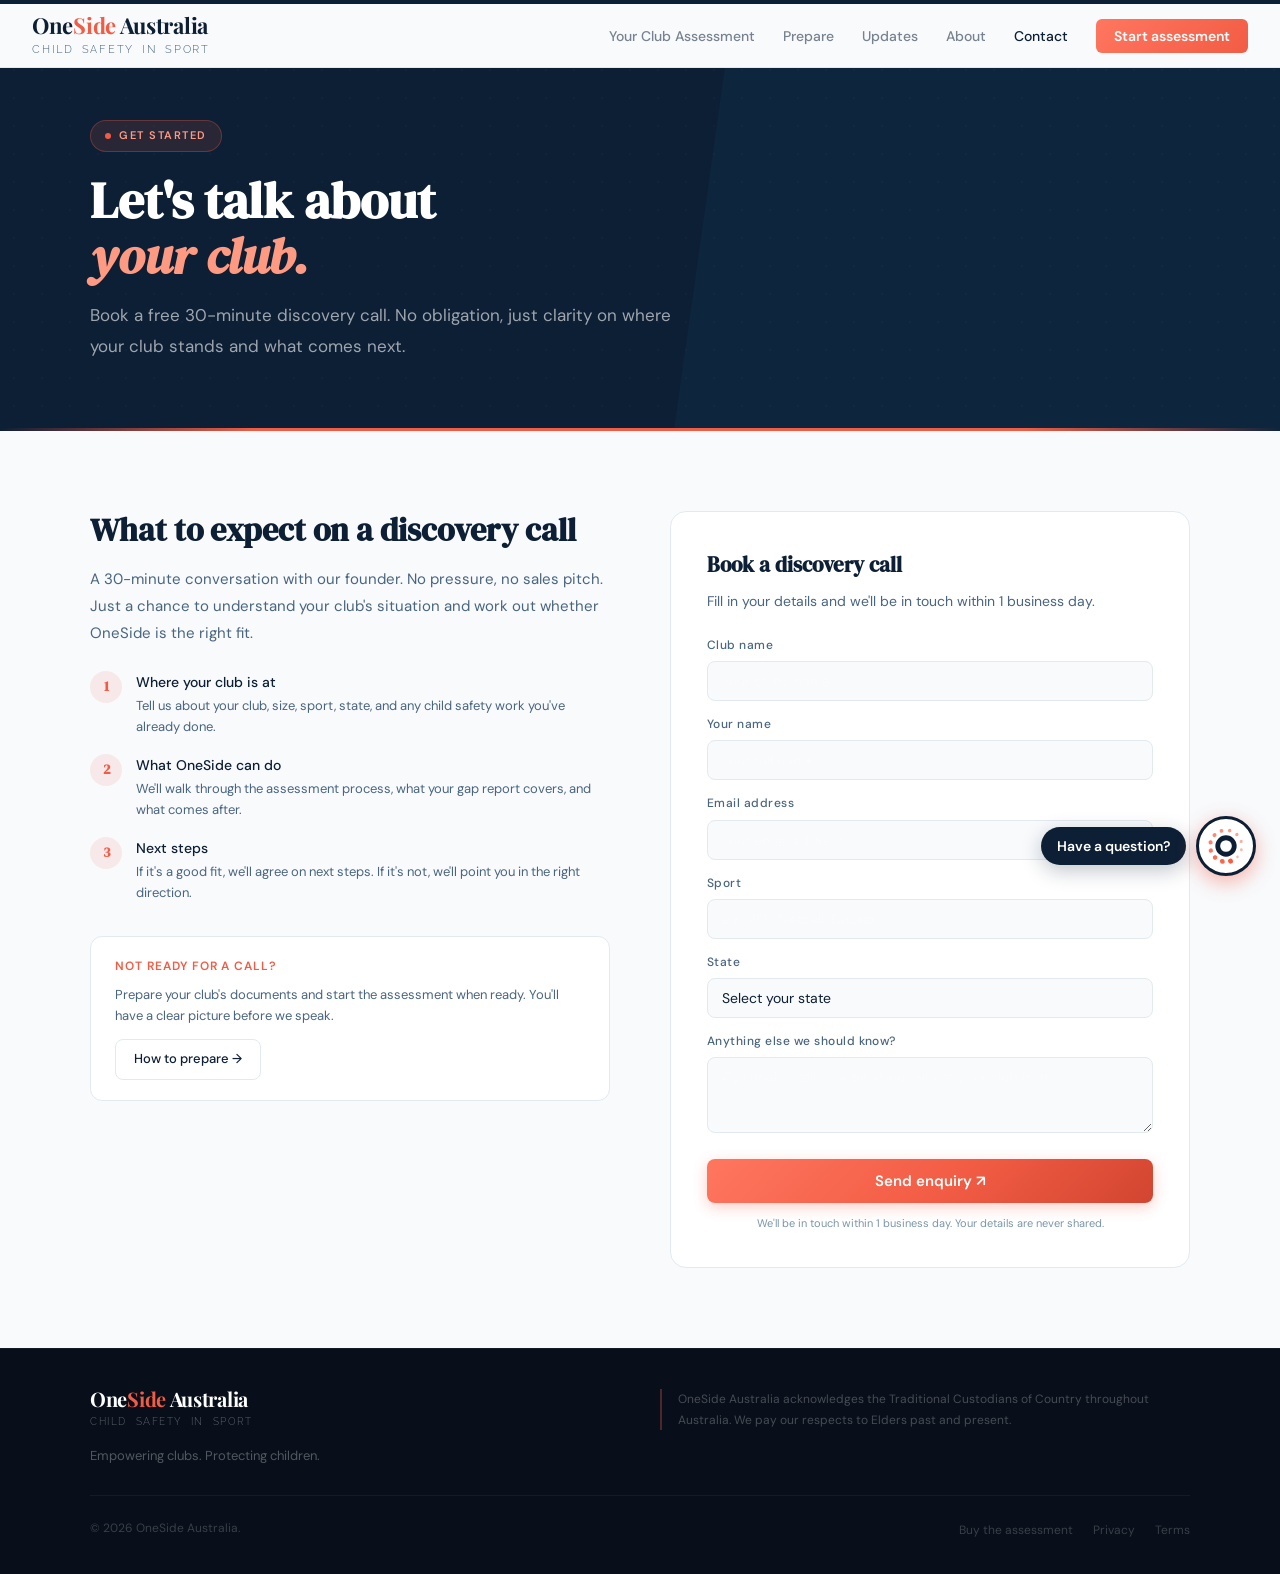
<file: contact.html>
﻿<!DOCTYPE html>
<html lang="en">
<head>
<meta charset="UTF-8">
<meta name="viewport" content="width=device-width, initial-scale=1.0">
<title>Book a Discovery Call | OneSide Australia</title>
<meta name="description" content="Book a free 30-minute discovery call with OneSide Australia. No obligation, just clarity on where your club stands on child safety and what comes next.">
<meta name="keywords" content="contact OneSide Australia, book child safety discovery call, child safety consultant sporting club, child safe compliance help sporting club Australia">
<meta name="robots" content="index, follow">
<link rel="canonical" href="https://www.onesideaustralia.com.au/contact">
<meta property="og:title" content="Book a Discovery Call | OneSide Australia">
<meta property="og:url" content="https://www.onesideaustralia.com.au/contact">
<meta property="og:type" content="website">
<meta property="og:site_name" content="OneSide Australia">
<meta property="og:image" content="https://www.onesideaustralia.com.au/images/og-image.png">
<meta property="og:image:width" content="1200">
<meta property="og:image:height" content="630">
<meta name="twitter:card" content="summary_large_image">
<meta name="twitter:image" content="https://www.onesideaustralia.com.au/images/og-image.png">
<link href="https://fonts.googleapis.com/css2?family=DM+Serif+Display:ital@0;1&family=DM+Sans:ital,wght@0,400;0,500;0,600;1,400&family=Playfair+Display:wght@700&family=Raleway:wght@300&display=swap" rel="stylesheet">
<link rel="icon" type="image/svg+xml" href="/favicon.svg">
<link rel="alternate icon" href="/favicon.ico">
<link rel="stylesheet" href="styles.css">
<!-- Google Analytics (G-QF3S1J1RBE). The tag is loaded after the page
     finishes loading so it never delays the page or the hero headline animation. -->
<script>
  window.dataLayer = window.dataLayer || [];
  function gtag(){dataLayer.push(arguments);}
  gtag('js', new Date());
  gtag('config', 'G-QF3S1J1RBE');
  window.addEventListener('load', function () {
    var s = document.createElement('script');
    s.async = true;
    s.src = 'https://www.googletagmanager.com/gtag/js?id=G-QF3S1J1RBE';
    document.head.appendChild(s);
  });
</script>
<!-- Microsoft Clarity (project z31mef8ixa). Loaded after the page finishes
     loading so it never delays the page or the hero headline animation. -->
<script type="text/javascript">
    window.addEventListener('load', function () {
        (function(c,l,a,r,i,t,y){
            c[a]=c[a]||function(){(c[a].q=c[a].q||[]).push(arguments)};
            t=l.createElement(r);t.async=1;t.src="https://www.clarity.ms/tag/"+i;
            y=l.getElementsByTagName(r)[0];y.parentNode.insertBefore(t,y);
        })(window, document, "clarity", "script", "z31mef8ixa");
    });
</script>
</head>
<body>
<nav>
  <div class="nav-logo">
    <a href="/" style="text-decoration:none;">
      <div>
        <div id="nav-brand" style="font-family:'Playfair Display',Georgia,serif;font-weight:700;font-size:22px;line-height:1;letter-spacing:-0.3px;white-space:nowrap;"><span style="color:#0D1F35">One</span><span style="color:#F25C44">Side</span><span style="color:#0D1F35"> Australia</span></div>
        <div id="logo-sub-wrap" style="margin-top:5px;">
          <div style="display:flex;justify-content:space-between;"><span style="font-family:'Raleway',sans-serif;font-weight:300;font-size:10.5px;color:#4A6580;">C</span><span style="font-family:'Raleway',sans-serif;font-weight:300;font-size:10.5px;color:#4A6580;">H</span><span style="font-family:'Raleway',sans-serif;font-weight:300;font-size:10.5px;color:#4A6580;">I</span><span style="font-family:'Raleway',sans-serif;font-weight:300;font-size:10.5px;color:#4A6580;">L</span><span style="font-family:'Raleway',sans-serif;font-weight:300;font-size:10.5px;color:#4A6580;">D</span><span style="font-family:'Raleway',sans-serif;font-weight:300;font-size:10.5px;color:#4A6580;">&nbsp;&nbsp;</span><span style="font-family:'Raleway',sans-serif;font-weight:300;font-size:10.5px;color:#4A6580;">S</span><span style="font-family:'Raleway',sans-serif;font-weight:300;font-size:10.5px;color:#4A6580;">A</span><span style="font-family:'Raleway',sans-serif;font-weight:300;font-size:10.5px;color:#4A6580;">F</span><span style="font-family:'Raleway',sans-serif;font-weight:300;font-size:10.5px;color:#4A6580;">E</span><span style="font-family:'Raleway',sans-serif;font-weight:300;font-size:10.5px;color:#4A6580;">T</span><span style="font-family:'Raleway',sans-serif;font-weight:300;font-size:10.5px;color:#4A6580;">Y</span><span style="font-family:'Raleway',sans-serif;font-weight:300;font-size:10.5px;color:#4A6580;">&nbsp;&nbsp;</span><span style="font-family:'Raleway',sans-serif;font-weight:300;font-size:10.5px;color:#4A6580;">I</span><span style="font-family:'Raleway',sans-serif;font-weight:300;font-size:10.5px;color:#4A6580;">N</span><span style="font-family:'Raleway',sans-serif;font-weight:300;font-size:10.5px;color:#4A6580;">&nbsp;&nbsp;</span><span style="font-family:'Raleway',sans-serif;font-weight:300;font-size:10.5px;color:#4A6580;">S</span><span style="font-family:'Raleway',sans-serif;font-weight:300;font-size:10.5px;color:#4A6580;">P</span><span style="font-family:'Raleway',sans-serif;font-weight:300;font-size:10.5px;color:#4A6580;">O</span><span style="font-family:'Raleway',sans-serif;font-weight:300;font-size:10.5px;color:#4A6580;">R</span><span style="font-family:'Raleway',sans-serif;font-weight:300;font-size:10.5px;color:#4A6580;">T</span></div>
        </div>
      </div>
    </a>
  </div>
  <ul class="nav-links">
    <li><a href="/assessment">Your Club Assessment</a></li>
    <li><a href="/prepare">Prepare</a></li>
    <li><a href="/updates">Updates</a></li>
    <li><a href="/about">About</a></li>
    <li><a href="/contact" class="active">Contact</a></li>
    <li><a href="/pay" class="nav-cta">Start assessment</a></li>
  </ul>
  <button class="hamburger" onclick="toggleMobileNav()" aria-label="Menu">
    <span></span><span></span><span></span>
  </button>
</nav>
<div class="mobile-nav" id="mobileNav">
  <a href="/assessment">Your Club Assessment</a>
  <a href="/prepare">Prepare</a>
  <a href="/updates">Updates</a>
  <a href="/about">About</a>
  <a href="/contact">Contact</a>
  <a href="/pay" class="nav-cta">Start assessment</a>
</div>
<main>
  <div class="page-hero">
    <div class="ph-band"></div><div class="ph-dots"></div><div class="ph-line"></div>
    <div class="ph-inner">
      <div class="ph-tag">Get Started</div>
      <h1>Let's talk about<br><em>your club.</em></h1>
      <p>Book a free 30-minute discovery call. No obligation, just clarity on where your club stands and what comes next.</p>
    </div>
  </div>
  <section style="padding:80px 2rem;background:var(--off-white);">
    <div class="section-inner" style="display:grid;grid-template-columns:1fr 1fr;gap:60px;align-items:start;">
      <div>
        <h2 style="font-family:'DM Serif Display',serif;font-size:clamp(1.6rem,2.5vw,2.2rem);color:var(--midnight);margin-bottom:16px;line-height:1.2;">What to expect on a discovery call</h2>
        <p style="font-size:15px;color:var(--text-mid);line-height:1.8;margin-bottom:24px;">A 30-minute conversation with our founder. No pressure, no sales pitch. Just a chance to understand your club's situation and work out whether OneSide is the right fit.</p>
        <div style="display:flex;flex-direction:column;gap:16px;margin-bottom:32px;">
          <div style="display:flex;align-items:flex-start;gap:14px;"><div style="width:32px;height:32px;background:rgba(242,92,68,0.1);border-radius:50%;display:flex;align-items:center;justify-content:center;flex-shrink:0;font-family:'DM Serif Display',serif;font-size:0.9rem;color:var(--coral);font-weight:600;">1</div><div><div style="font-size:14px;font-weight:500;color:var(--midnight);margin-bottom:3px;">Where your club is at</div><div style="font-size:13px;color:var(--text-mid);">Tell us about your club, size, sport, state, and any child safety work you've already done.</div></div></div>
          <div style="display:flex;align-items:flex-start;gap:14px;"><div style="width:32px;height:32px;background:rgba(242,92,68,0.1);border-radius:50%;display:flex;align-items:center;justify-content:center;flex-shrink:0;font-family:'DM Serif Display',serif;font-size:0.9rem;color:var(--coral);font-weight:600;">2</div><div><div style="font-size:14px;font-weight:500;color:var(--midnight);margin-bottom:3px;">What OneSide can do</div><div style="font-size:13px;color:var(--text-mid);">We'll walk through the assessment process, what your gap report covers, and what comes after.</div></div></div>
          <div style="display:flex;align-items:flex-start;gap:14px;"><div style="width:32px;height:32px;background:rgba(242,92,68,0.1);border-radius:50%;display:flex;align-items:center;justify-content:center;flex-shrink:0;font-family:'DM Serif Display',serif;font-size:0.9rem;color:var(--coral);font-weight:600;">3</div><div><div style="font-size:14px;font-weight:500;color:var(--midnight);margin-bottom:3px;">Next steps</div><div style="font-size:13px;color:var(--text-mid);">If it's a good fit, we'll agree on next steps. If it's not, we'll point you in the right direction.</div></div></div>
        </div>
        <div style="background:white;border:1px solid var(--muted);border-radius:12px;padding:20px 24px;">
          <div style="font-size:12px;font-weight:600;letter-spacing:0.08em;text-transform:uppercase;color:var(--coral);margin-bottom:8px;">Not ready for a call?</div>
          <p style="font-size:13px;color:var(--text-mid);line-height:1.65;margin-bottom:12px;">Prepare your club's documents and start the assessment when ready. You'll have a clear picture before we speak.</p>
          <a href="/prepare" class="btn-outline" style="font-size:13px;padding:9px 18px;">How to prepare →</a>
        </div>
      </div>
      <div>
        <div style="background:white;border:1px solid var(--muted);border-radius:16px;padding:36px;">
          <h3 style="font-family:'DM Serif Display',serif;font-size:1.3rem;color:var(--midnight);margin-bottom:8px;">Book a discovery call</h3>
          <p style="font-size:14px;color:var(--text-mid);margin-bottom:24px;">Fill in your details and we'll be in touch within 1 business day.</p>
          <div class="ff"><label style="color:var(--text-mid);">Club name</label><input id="cf-club" type="text" placeholder="Your club's name" style="background:var(--off-white);border-color:var(--muted);color:var(--midnight);"></div>
          <div class="ff"><label style="color:var(--text-mid);">Your name</label><input id="cf-name" type="text" placeholder="Your full name" style="background:var(--off-white);border-color:var(--muted);color:var(--midnight);"></div>
          <div class="ff"><label style="color:var(--text-mid);">Email address</label><input id="cf-email" type="email" placeholder="Your email address" style="background:var(--off-white);border-color:var(--muted);color:var(--midnight);"></div>
          <div class="ff"><label style="color:var(--text-mid);">Sport</label><input id="cf-sport" type="text" placeholder="e.g. AFL, Netball, Cricket" style="background:var(--off-white);border-color:var(--muted);color:var(--midnight);"></div>
          <div class="ff"><label style="color:var(--text-mid);">State</label><select id="cf-state" style="background:var(--off-white);border-color:var(--muted);color:var(--midnight);"><option value="">Select your state</option><option>Victoria</option><option>New South Wales</option><option>Queensland</option><option>South Australia</option><option>Western Australia</option><option>Tasmania</option><option>ACT</option><option>Northern Territory</option></select></div>
          <div class="ff"><label style="color:var(--text-mid);">Anything else we should know?</label><textarea id="cf-message" rows="3" placeholder="Optional — tell us a bit about where your club is at" style="background:var(--off-white);border-color:var(--muted);color:var(--midnight);resize:vertical;"></textarea></div>
          <button id="cf-btn" class="form-submit" onclick="submitContactForm()">Send enquiry ↗</button>
          <div id="cf-result"></div>
          <div class="form-disc" style="color:var(--text-light);">We'll be in touch within 1 business day. Your details are never shared.</div>
        </div>
      </div>
    </div>
  </section>
</main>
<footer>
  <div class="ft-top">
    <div class="ft-brand"><a href="/" style="text-decoration:none;display:inline-block;"><div style="font-family:'Playfair Display',Georgia,serif;font-weight:700;font-size:20px;line-height:1;letter-spacing:-0.3px;white-space:nowrap;"><span style="color:#fff">One</span><span style="color:#F25C44">Side</span><span style="color:#fff"> Australia</span></div><div style="margin-top:5px;font-family:'Raleway',sans-serif;font-weight:300;font-size:9.5px;letter-spacing:0.16em;color:rgba(255,255,255,0.35);">CHILD&nbsp;&nbsp;SAFETY&nbsp;&nbsp;IN&nbsp;&nbsp;SPORT</div></a>
    <p>Empowering clubs. Protecting children.</p></div>
    <div class="ft-ack">OneSide Australia acknowledges the Traditional Custodians of Country throughout Australia. We pay our respects to Elders past and present.</div>
  </div>
  <div class="ft-bottom"><div class="ft-copy">© 2026 OneSide Australia.</div><ul class="ft-links"><li><a href="/pay">Buy the assessment</a></li><li><a href="/privacy">Privacy</a></li><li><a href="/terms">Terms</a></li></ul></div>
</footer>
<script src="scripts.js"></script>
<script>
window.addEventListener('load',function(){
  var brand=document.getElementById('nav-brand');
  var wrap=document.getElementById('logo-sub-wrap');
  if(brand&&wrap){wrap.style.width=brand.offsetWidth+'px';}
});
</script>
</body>
</html>
</file>
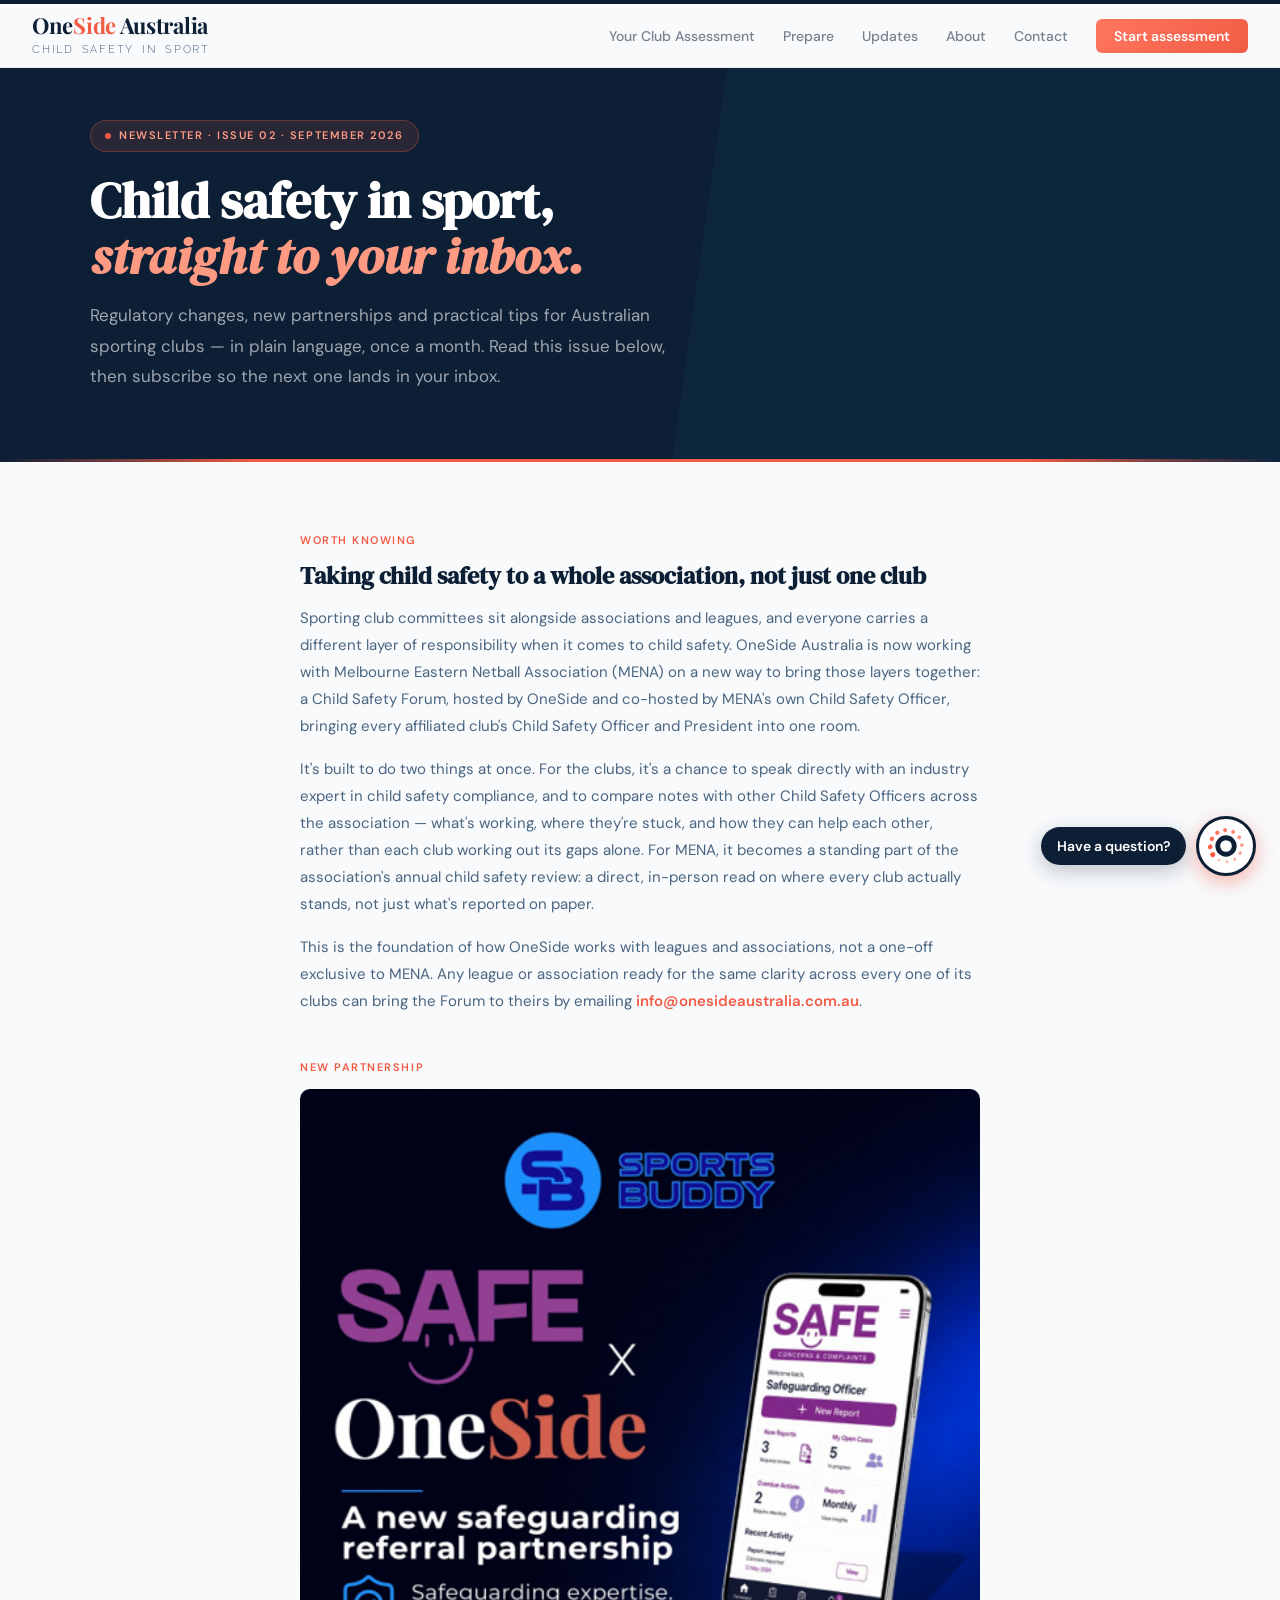
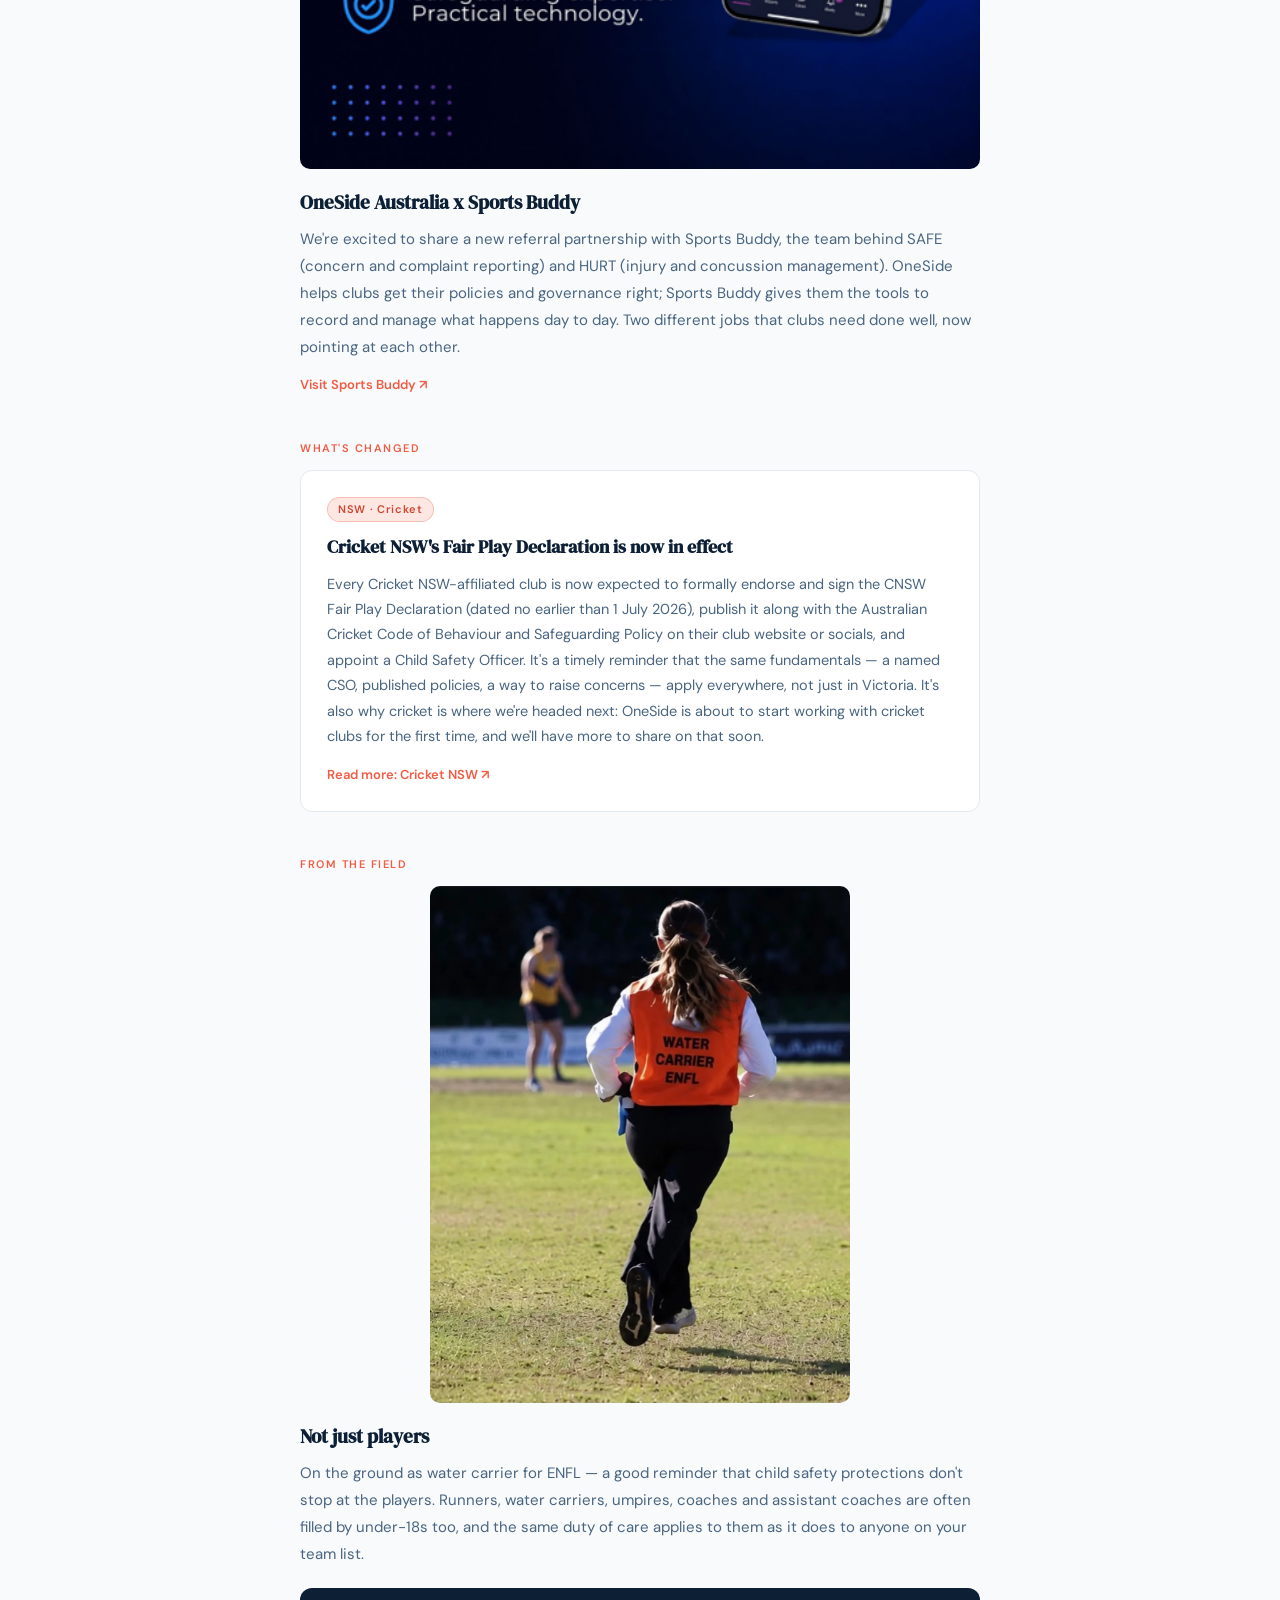
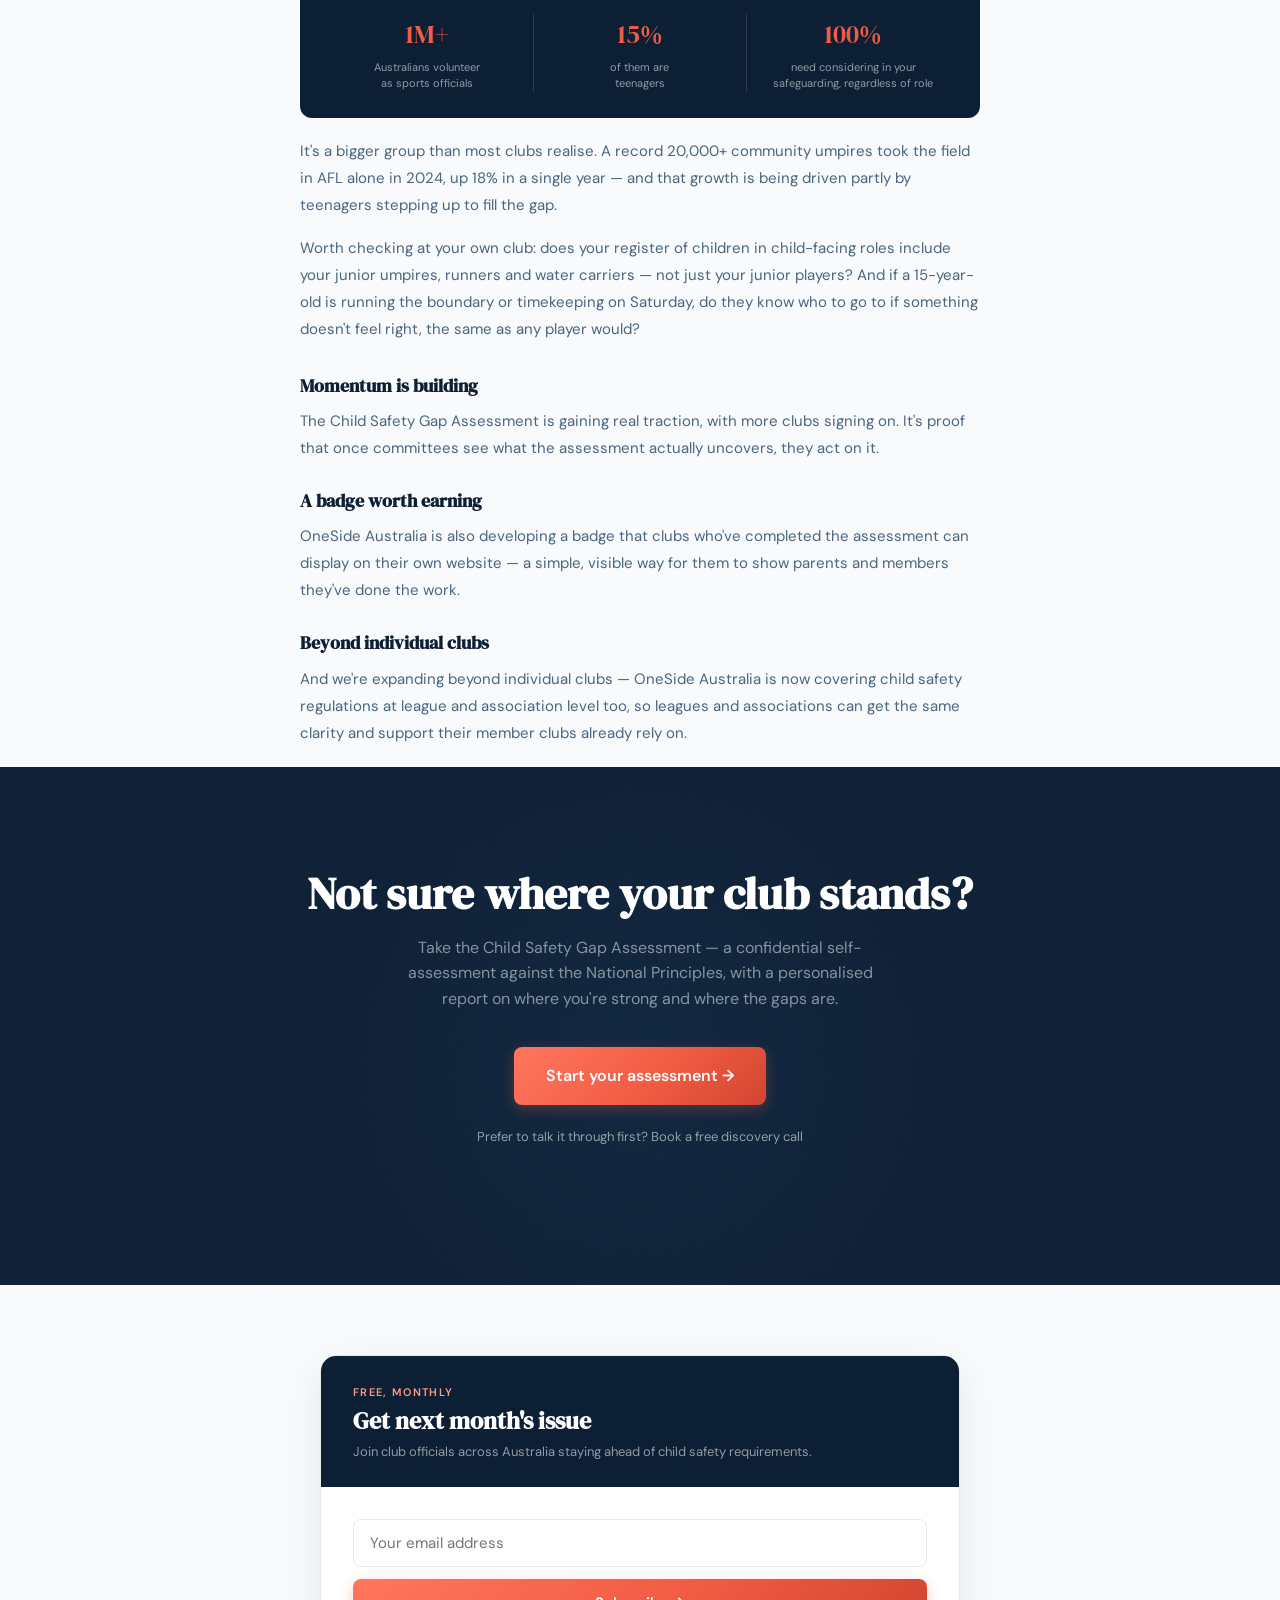
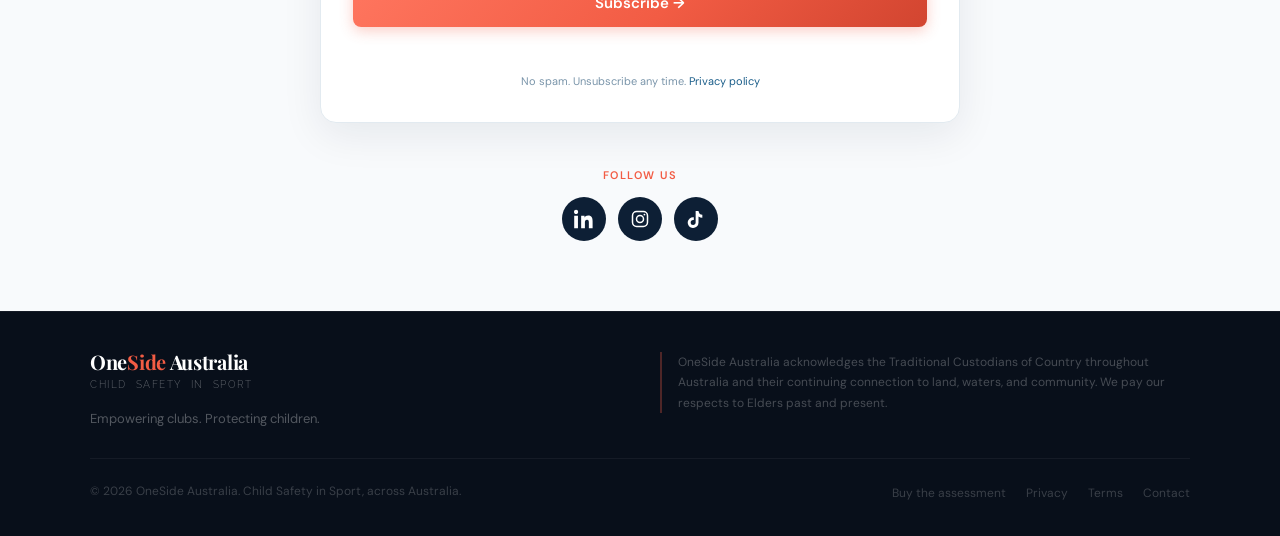
<file: newsletter.html>
<!DOCTYPE html>
<html lang="en">
<head>
<meta charset="UTF-8">
<meta name="viewport" content="width=device-width, initial-scale=1.0">
<title>OneSide Australia — Newsletter (September 2026)</title>
<meta name="description" content="Child safety updates for Australian sporting clubs, in plain language — new partnerships, regulatory changes and practical tips. Read this month's issue and subscribe for the next one.">
<meta name="robots" content="noindex, nofollow">
<link rel="canonical" href="https://www.onesideaustralia.com.au/newsletter">
<meta property="og:title" content="OneSide Australia — Newsletter (September 2026)">
<meta property="og:description" content="Child safety updates for Australian sporting clubs, in plain language — new partnerships, regulatory changes and practical tips.">
<meta property="og:url" content="https://www.onesideaustralia.com.au/newsletter">
<meta property="og:type" content="website">
<meta property="og:site_name" content="OneSide Australia">
<meta property="og:image" content="https://www.onesideaustralia.com.au/images/og-image.png">
<meta property="og:image:width" content="1200">
<meta property="og:image:height" content="630">
<meta name="twitter:card" content="summary_large_image">
<meta name="twitter:title" content="OneSide Australia — Newsletter (September 2026)">
<meta name="twitter:description" content="Child safety updates for Australian sporting clubs, in plain language.">
<meta name="twitter:image" content="https://www.onesideaustralia.com.au/images/og-image.png">
<link href="https://fonts.googleapis.com/css2?family=DM+Serif+Display:ital@0;1&family=DM+Sans:ital,wght@0,400;0,500;0,600;1,400&family=Playfair+Display:wght@700&family=Raleway:wght@300&display=swap" rel="stylesheet">
<link rel="icon" type="image/svg+xml" href="/favicon.svg">
<link rel="alternate icon" href="/favicon.ico">
<link rel="stylesheet" href="styles.css">
<!-- Google Analytics (G-QF3S1J1RBE). The tag is loaded after the page
     finishes loading so it never delays the page or the hero headline animation. -->
<script>
  window.dataLayer = window.dataLayer || [];
  function gtag(){dataLayer.push(arguments);}
  gtag('js', new Date());
  gtag('config', 'G-QF3S1J1RBE');
  window.addEventListener('load', function () {
    var s = document.createElement('script');
    s.async = true;
    s.src = 'https://www.googletagmanager.com/gtag/js?id=G-QF3S1J1RBE';
    document.head.appendChild(s);
  });
</script>
<!-- Microsoft Clarity (project z31mef8ixa). Loaded after the page finishes
     loading so it never delays the page or the hero headline animation. -->
<script type="text/javascript">
    window.addEventListener('load', function () {
        (function(c,l,a,r,i,t,y){
            c[a]=c[a]||function(){(c[a].q=c[a].q||[]).push(arguments)};
            t=l.createElement(r);t.async=1;t.src="https://www.clarity.ms/tag/"+i;
            y=l.getElementsByTagName(r)[0];y.parentNode.insertBefore(t,y);
        })(window, document, "clarity", "script", "z31mef8ixa");
    });
</script>
</head>
<body>
<nav>
  <div class="nav-logo">
    <a href="/" style="text-decoration:none;">
      <div>
        <div id="nav-brand" style="font-family:'Playfair Display',Georgia,serif;font-weight:700;font-size:22px;line-height:1;letter-spacing:-0.3px;white-space:nowrap;"><span style="color:#0D1F35">One</span><span style="color:#F25C44">Side</span><span style="color:#0D1F35"> Australia</span></div>
        <div id="logo-sub-wrap" style="margin-top:5px;">
          <div style="display:flex;justify-content:space-between;"><span style="font-family:'Raleway',sans-serif;font-weight:300;font-size:10.5px;color:#4A6580;">C</span><span style="font-family:'Raleway',sans-serif;font-weight:300;font-size:10.5px;color:#4A6580;">H</span><span style="font-family:'Raleway',sans-serif;font-weight:300;font-size:10.5px;color:#4A6580;">I</span><span style="font-family:'Raleway',sans-serif;font-weight:300;font-size:10.5px;color:#4A6580;">L</span><span style="font-family:'Raleway',sans-serif;font-weight:300;font-size:10.5px;color:#4A6580;">D</span><span style="font-family:'Raleway',sans-serif;font-weight:300;font-size:10.5px;color:#4A6580;">&nbsp;&nbsp;</span><span style="font-family:'Raleway',sans-serif;font-weight:300;font-size:10.5px;color:#4A6580;">S</span><span style="font-family:'Raleway',sans-serif;font-weight:300;font-size:10.5px;color:#4A6580;">A</span><span style="font-family:'Raleway',sans-serif;font-weight:300;font-size:10.5px;color:#4A6580;">F</span><span style="font-family:'Raleway',sans-serif;font-weight:300;font-size:10.5px;color:#4A6580;">E</span><span style="font-family:'Raleway',sans-serif;font-weight:300;font-size:10.5px;color:#4A6580;">T</span><span style="font-family:'Raleway',sans-serif;font-weight:300;font-size:10.5px;color:#4A6580;">Y</span><span style="font-family:'Raleway',sans-serif;font-weight:300;font-size:10.5px;color:#4A6580;">&nbsp;&nbsp;</span><span style="font-family:'Raleway',sans-serif;font-weight:300;font-size:10.5px;color:#4A6580;">I</span><span style="font-family:'Raleway',sans-serif;font-weight:300;font-size:10.5px;color:#4A6580;">N</span><span style="font-family:'Raleway',sans-serif;font-weight:300;font-size:10.5px;color:#4A6580;">&nbsp;&nbsp;</span><span style="font-family:'Raleway',sans-serif;font-weight:300;font-size:10.5px;color:#4A6580;">S</span><span style="font-family:'Raleway',sans-serif;font-weight:300;font-size:10.5px;color:#4A6580;">P</span><span style="font-family:'Raleway',sans-serif;font-weight:300;font-size:10.5px;color:#4A6580;">O</span><span style="font-family:'Raleway',sans-serif;font-weight:300;font-size:10.5px;color:#4A6580;">R</span><span style="font-family:'Raleway',sans-serif;font-weight:300;font-size:10.5px;color:#4A6580;">T</span></div>
        </div>
      </div>
    </a>
  </div>
  <ul class="nav-links">
    <li><a href="/assessment">Your Club Assessment</a></li>
    <li><a href="/prepare">Prepare</a></li>
    <li><a href="/updates">Updates</a></li>
    <li><a href="/about">About</a></li>
    <li><a href="/contact">Contact</a></li>
    <li><a href="/pay" class="nav-cta">Start assessment</a></li>
  </ul>
  <button class="hamburger" onclick="toggleMobileNav()" aria-label="Menu">
    <span></span><span></span><span></span>
  </button>
</nav>
<div class="mobile-nav" id="mobileNav">
  <a href="/assessment">Your Club Assessment</a>
  <a href="/prepare">Prepare</a>
  <a href="/updates">Updates</a>
  <a href="/about">About</a>
  <a href="/contact">Contact</a>
  <a href="/pay" class="nav-cta">Start assessment</a>
</div>
<main>
  <div class="page-hero">
    <div class="ph-band"></div><div class="ph-dots"></div><div class="ph-line"></div>
    <div class="ph-inner">
      <div class="ph-tag">Newsletter · Issue 02 · September 2026</div>
      <h1>Child safety in sport,<br><em>straight to your inbox.</em></h1>
      <p>Regulatory changes, new partnerships and practical tips for Australian sporting clubs — in plain language, once a month. Read this issue below, then subscribe so the next one lands in your inbox.</p>
    </div>
  </div>

  <article style="padding:70px 2rem 20px;background:var(--off-white);">
    <div class="section-inner" style="max-width:680px;">

      <div class="eyebrow">Worth Knowing</div>
      <h2 class="section-title" style="font-size:1.5rem;">Taking child safety to a whole association, not just one club</h2>
      <p style="font-size:15px;line-height:1.8;color:var(--text-mid);margin-bottom:16px;">Sporting club committees sit alongside associations and leagues, and everyone carries a different layer of responsibility when it comes to child safety. OneSide Australia is now working with Melbourne Eastern Netball Association (MENA) on a new way to bring those layers together: a Child Safety Forum, hosted by OneSide and co-hosted by MENA's own Child Safety Officer, bringing every affiliated club's Child Safety Officer and President into one room.</p>
      <p style="font-size:15px;line-height:1.8;color:var(--text-mid);margin-bottom:16px;">It's built to do two things at once. For the clubs, it's a chance to speak directly with an industry expert in child safety compliance, and to compare notes with other Child Safety Officers across the association — what's working, where they're stuck, and how they can help each other, rather than each club working out its gaps alone. For MENA, it becomes a standing part of the association's annual child safety review: a direct, in-person read on where every club actually stands, not just what's reported on paper.</p>
      <p style="font-size:15px;line-height:1.8;color:var(--text-mid);margin-bottom:44px;">This is the foundation of how OneSide works with leagues and associations, not a one-off exclusive to MENA. Any league or association ready for the same clarity across every one of its clubs can bring the Forum to theirs by emailing <a href="mailto:info@onesideaustralia.com.au" style="color:var(--coral);font-weight:600;text-decoration:none;">info@onesideaustralia.com.au</a>.</p>

      <div class="eyebrow">New Partnership</div>
      <img src="/images/newsletter/sports-buddy-x-oneside-announcement.png" alt="SAFE x OneSide — a new safeguarding referral partnership. Safeguarding expertise. Practical technology." style="display:block;width:100%;max-width:100%;height:auto;border-radius:10px;margin-bottom:18px;">
      <h3 style="font-family:'DM Serif Display',serif;font-size:1.2rem;color:var(--midnight);margin-bottom:8px;">OneSide Australia x Sports Buddy</h3>
      <p style="font-size:15px;line-height:1.8;color:var(--text-mid);margin-bottom:10px;">We're excited to share a new referral partnership with Sports Buddy, the team behind SAFE (concern and complaint reporting) and HURT (injury and concussion management). OneSide helps clubs get their policies and governance right; Sports Buddy gives them the tools to record and manage what happens day to day. Two different jobs that clubs need done well, now pointing at each other.</p>
      <p style="margin-bottom:44px;"><a href="https://sportsbuddy.com.au" target="_blank" rel="noopener" style="font-size:13px;font-weight:600;color:var(--coral);text-decoration:none;">Visit Sports Buddy ↗</a></p>

      <div class="eyebrow">What's Changed</div>
      <div style="background:white;border:1px solid var(--muted);border-radius:12px;padding:24px 26px;margin-bottom:44px;">
        <span style="display:inline-block;font-size:11px;font-weight:600;letter-spacing:0.06em;padding:3px 10px;border-radius:100px;background:rgba(242,92,68,0.15);color:var(--coral-dark);border:1px solid rgba(242,92,68,0.3);margin-bottom:10px;">NSW · Cricket</span>
        <h3 style="font-family:'DM Serif Display',serif;font-size:1.15rem;color:var(--midnight);margin-bottom:10px;">Cricket NSW's Fair Play Declaration is now in effect</h3>
        <p style="font-size:14.5px;line-height:1.75;color:var(--text-mid);margin-bottom:12px;">Every Cricket NSW-affiliated club is now expected to formally endorse and sign the CNSW Fair Play Declaration (dated no earlier than 1 July 2026), publish it along with the Australian Cricket Code of Behaviour and Safeguarding Policy on their club website or socials, and appoint a Child Safety Officer. It's a timely reminder that the same fundamentals — a named CSO, published policies, a way to raise concerns — apply everywhere, not just in Victoria. It's also why cricket is where we're headed next: OneSide is about to start working with cricket clubs for the first time, and we'll have more to share on that soon.</p>
        <a href="https://www.cricketnsw.com.au/safeguarding-children" target="_blank" rel="noopener" style="font-size:13px;font-weight:600;color:var(--coral);text-decoration:none;">Read more: Cricket NSW ↗</a>
      </div>

      <div class="eyebrow">From the Field</div>
      <img src="/images/newsletter/issue-02-from-the-field.webp" alt="Ang running onto the ground as water carrier for ENFL" style="display:block;width:100%;max-width:420px;height:auto;border-radius:10px;margin:0 auto 18px;">

      <h3 style="font-family:'DM Serif Display',serif;font-size:1.2rem;color:var(--midnight);margin-bottom:8px;">Not just players</h3>
      <p style="font-size:15px;line-height:1.8;color:var(--text-mid);margin-bottom:20px;">On the ground as water carrier for ENFL — a good reminder that child safety protections don't stop at the players. Runners, water carriers, umpires, coaches and assistant coaches are often filled by under-18s too, and the same duty of care applies to them as it does to anyone on your team list.</p>

      <div style="background:var(--midnight);border-radius:12px;padding:26px 20px;margin-bottom:20px;">
        <div style="display:grid;grid-template-columns:repeat(3,1fr);text-align:center;">
          <div style="padding:0 8px;">
            <div style="font-family:'DM Serif Display',serif;font-size:1.6rem;color:var(--coral);">1M+</div>
            <div style="font-size:11px;line-height:1.5;color:rgba(255,255,255,0.55);margin-top:4px;">Australians volunteer<br>as sports officials</div>
          </div>
          <div style="padding:0 8px;border-left:1px solid rgba(255,255,255,0.12);border-right:1px solid rgba(255,255,255,0.12);">
            <div style="font-family:'DM Serif Display',serif;font-size:1.6rem;color:var(--coral);">15%</div>
            <div style="font-size:11px;line-height:1.5;color:rgba(255,255,255,0.55);margin-top:4px;">of them are<br>teenagers</div>
          </div>
          <div style="padding:0 8px;">
            <div style="font-family:'DM Serif Display',serif;font-size:1.6rem;color:var(--coral);">100%</div>
            <div style="font-size:11px;line-height:1.5;color:rgba(255,255,255,0.55);margin-top:4px;">need considering in your<br>safeguarding, regardless of role</div>
          </div>
        </div>
      </div>

      <p style="font-size:15px;line-height:1.8;color:var(--text-mid);margin-bottom:16px;">It's a bigger group than most clubs realise. A record 20,000+ community umpires took the field in AFL alone in 2024, up 18% in a single year — and that growth is being driven partly by teenagers stepping up to fill the gap.</p>
      <p style="font-size:15px;line-height:1.8;color:var(--text-mid);margin-bottom:28px;">Worth checking at your own club: does your register of children in child-facing roles include your junior umpires, runners and water carriers — not just your junior players? And if a 15-year-old is running the boundary or timekeeping on Saturday, do they know who to go to if something doesn't feel right, the same as any player would?</p>

      <h3 style="font-family:'DM Serif Display',serif;font-size:1.15rem;color:var(--midnight);margin-bottom:8px;">Momentum is building</h3>
      <p style="font-size:15px;line-height:1.8;color:var(--text-mid);margin-bottom:24px;">The Child Safety Gap Assessment is gaining real traction, with more clubs signing on. It's proof that once committees see what the assessment actually uncovers, they act on it.</p>

      <h3 style="font-family:'DM Serif Display',serif;font-size:1.15rem;color:var(--midnight);margin-bottom:8px;">A badge worth earning</h3>
      <p style="font-size:15px;line-height:1.8;color:var(--text-mid);margin-bottom:24px;">OneSide Australia is also developing a badge that clubs who've completed the assessment can display on their own website — a simple, visible way for them to show parents and members they've done the work.</p>

      <h3 style="font-family:'DM Serif Display',serif;font-size:1.15rem;color:var(--midnight);margin-bottom:8px;">Beyond individual clubs</h3>
      <p style="font-size:15px;line-height:1.8;color:var(--text-mid);">And we're expanding beyond individual clubs — OneSide Australia is now covering child safety regulations at league and association level too, so leagues and associations can get the same clarity and support their member clubs already rely on.</p>

    </div>
  </article>

  <section class="final-cta">
    <h2>Not sure where your club stands?</h2>
    <p>Take the Child Safety Gap Assessment — a confidential self-assessment against the National Principles, with a personalised report on where you're strong and where the gaps are.</p>
    <div class="fca"><a href="/assessment" class="btn-primary" style="font-size:16px;padding:16px 32px;">Start your assessment →</a></div>
    <p style="position:relative;z-index:1;margin-top:18px;"><a href="/contact" style="color:rgba(255,255,255,0.55);font-size:13px;text-decoration:none;">Prefer to talk it through first? Book a free discovery call</a></p>
  </section>

  <section style="padding:70px 2rem;background:var(--off-white);">
    <div class="section-inner" style="max-width:640px;">
      <div style="background:white;border:1px solid var(--muted);border-radius:16px;overflow:hidden;box-shadow:0 12px 40px rgba(13,31,53,0.08);">
        <div style="background:var(--midnight);padding:28px 32px 24px;">
          <p style="font-size:11px;font-weight:600;letter-spacing:0.12em;text-transform:uppercase;color:var(--coral-light);margin:0 0 6px;">Free, monthly</p>
          <h2 style="font-family:'DM Serif Display',serif;font-size:1.5rem;color:white;margin:0 0 6px;line-height:1.2;">Get next month's issue</h2>
          <p style="font-size:13px;color:rgba(255,255,255,0.55);margin:0;">Join club officials across Australia staying ahead of child safety requirements.</p>
        </div>
        <div style="padding:32px;">
          <form onsubmit="submitSubscribe(event)" style="display:flex;flex-direction:column;gap:12px;">
            <input type="email" id="subscribe-email" placeholder="Your email address" required style="width:100%;padding:13px 16px;border:1.5px solid var(--muted);border-radius:8px;font-size:15px;font-family:'DM Sans',sans-serif;color:var(--midnight);outline:none;box-sizing:border-box;">
            <button type="submit" id="subscribe-btn" class="btn-primary" style="justify-content:center;width:100%;">Subscribe →</button>
            <p id="subscribe-msg" style="font-size:13px;text-align:center;margin:0;min-height:18px;color:#1A7A4A;"></p>
          </form>
          <p style="font-size:11px;color:var(--text-light);margin:16px 0 0;text-align:center;">No spam. Unsubscribe any time. <a href="/privacy" style="color:var(--steel);text-decoration:none;">Privacy policy</a></p>
        </div>
      </div>

      <div style="text-align:center;margin-top:44px;">
        <div class="eyebrow" style="justify-content:center;display:flex;">Follow Us</div>
        <div style="display:flex;justify-content:center;gap:12px;margin-top:12px;">
          <a href="https://www.linkedin.com/company/143010991" target="_blank" rel="noopener" aria-label="LinkedIn" style="width:44px;height:44px;border-radius:50%;background:var(--midnight);display:flex;align-items:center;justify-content:center;text-decoration:none;">
            <svg width="20" height="20" viewBox="0 0 24 24" fill="white"><path d="M4.98 3.5C4.98 4.88 3.94 6 2.5 6S0 4.88 0 3.5 1.04 1 2.48 1s2.5 1.12 2.5 2.5zM.24 8.16h4.5V23h-4.5V8.16zM8.34 8.16h4.31v2.03h.06c.6-1.13 2.06-2.32 4.24-2.32 4.53 0 5.37 2.98 5.37 6.85V23h-4.5v-6.62c0-1.58-.03-3.6-2.2-3.6-2.2 0-2.54 1.72-2.54 3.49V23h-4.5V8.16z"/></svg>
          </a>
          <a href="https://www.instagram.com/oneside_australia" target="_blank" rel="noopener" aria-label="Instagram" style="width:44px;height:44px;border-radius:50%;background:var(--midnight);display:flex;align-items:center;justify-content:center;text-decoration:none;">
            <svg width="20" height="20" viewBox="0 0 24 24" fill="none" stroke="white" stroke-width="1.8"><rect x="3" y="3" width="18" height="18" rx="5"/><circle cx="12" cy="12" r="4.2"/><circle cx="17.3" cy="6.7" r="1.1" fill="white" stroke="none"/></svg>
          </a>
          <a href="https://www.tiktok.com/@oneside.australia" target="_blank" rel="noopener" aria-label="TikTok" style="width:44px;height:44px;border-radius:50%;background:var(--midnight);display:flex;align-items:center;justify-content:center;text-decoration:none;">
            <svg width="20" height="20" viewBox="0 0 24 24" fill="white"><path d="M16.6 5.82c-.9-.83-1.47-1.98-1.6-3.32h-3.42v13.7c0 1.66-1.34 3-3 3a3 3 0 0 1 0-6c.28 0 .55.04.8.12V9.9a6.5 6.5 0 1 0 5.62 6.45V9.05a8.16 8.16 0 0 0 4.6 1.4V7.03c-1.11 0-2.14-.35-3-.95a5.6 5.6 0 0 1-.9-.72z"/></svg>
          </a>
        </div>
      </div>
    </div>
  </section>
</main>
<footer>
  <div class="ft-top">
    <div class="ft-brand"><a href="/" style="text-decoration:none;display:inline-block;"><div style="font-family:'Playfair Display',Georgia,serif;font-weight:700;font-size:20px;line-height:1;letter-spacing:-0.3px;white-space:nowrap;"><span style="color:#fff">One</span><span style="color:#F25C44">Side</span><span style="color:#fff"> Australia</span></div><div style="margin-top:5px;font-family:'Raleway',sans-serif;font-weight:300;font-size:9.5px;letter-spacing:0.16em;color:rgba(255,255,255,0.35);">CHILD&nbsp;&nbsp;SAFETY&nbsp;&nbsp;IN&nbsp;&nbsp;SPORT</div></a>
    <p>Empowering clubs. Protecting children.</p></div>
    <div class="ft-ack">OneSide Australia acknowledges the Traditional Custodians of Country throughout Australia and their continuing connection to land, waters, and community. We pay our respects to Elders past and present.</div>
  </div>
  <div class="ft-bottom"><div class="ft-copy">© 2026 OneSide Australia. Child Safety in Sport, across Australia.</div><ul class="ft-links"><li><a href="/pay">Buy the assessment</a></li><li><a href="/privacy">Privacy</a></li><li><a href="/terms">Terms</a></li><li><a href="/contact">Contact</a></li></ul></div>
</footer>
<script src="scripts.js"></script>
<script>
window.addEventListener('load',function(){
  var brand=document.getElementById('nav-brand');
  var wrap=document.getElementById('logo-sub-wrap');
  if(brand&&wrap){wrap.style.width=brand.offsetWidth+'px';}
});
</script>
</body>
</html>
</file>
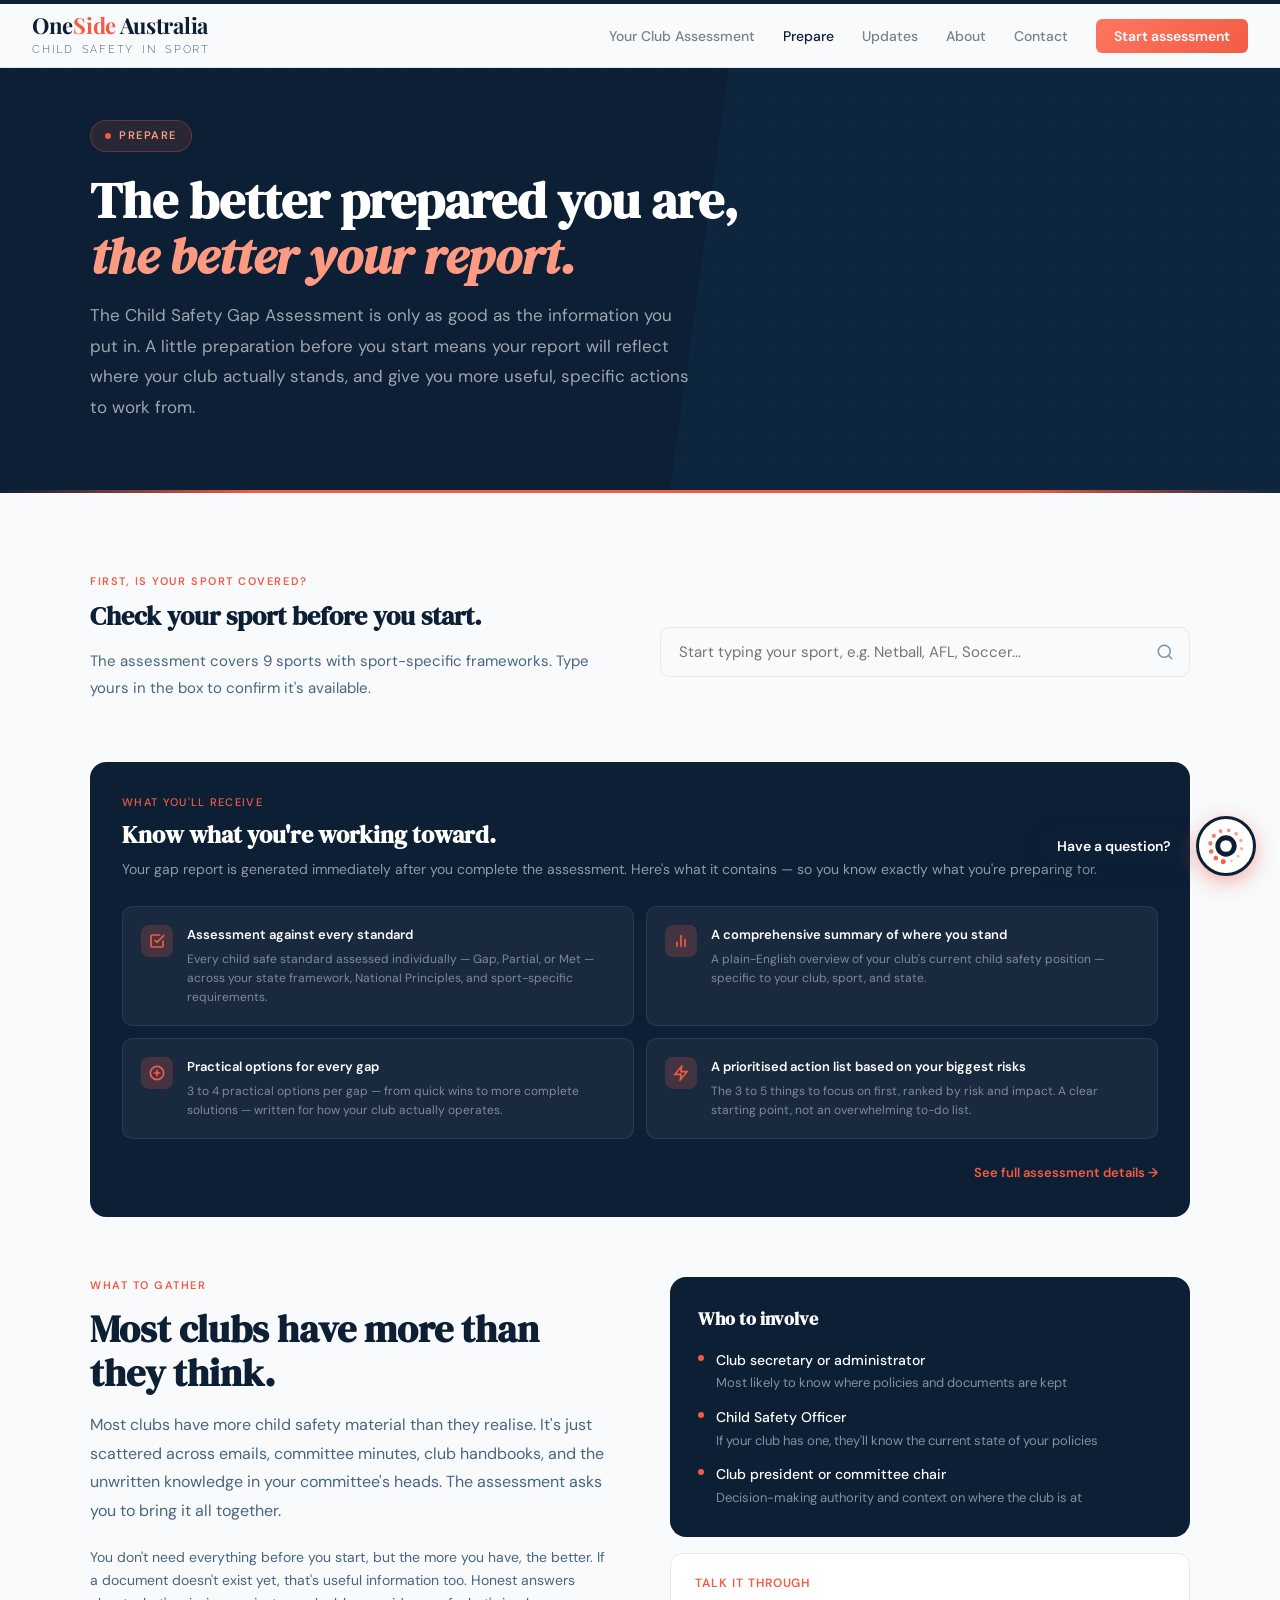
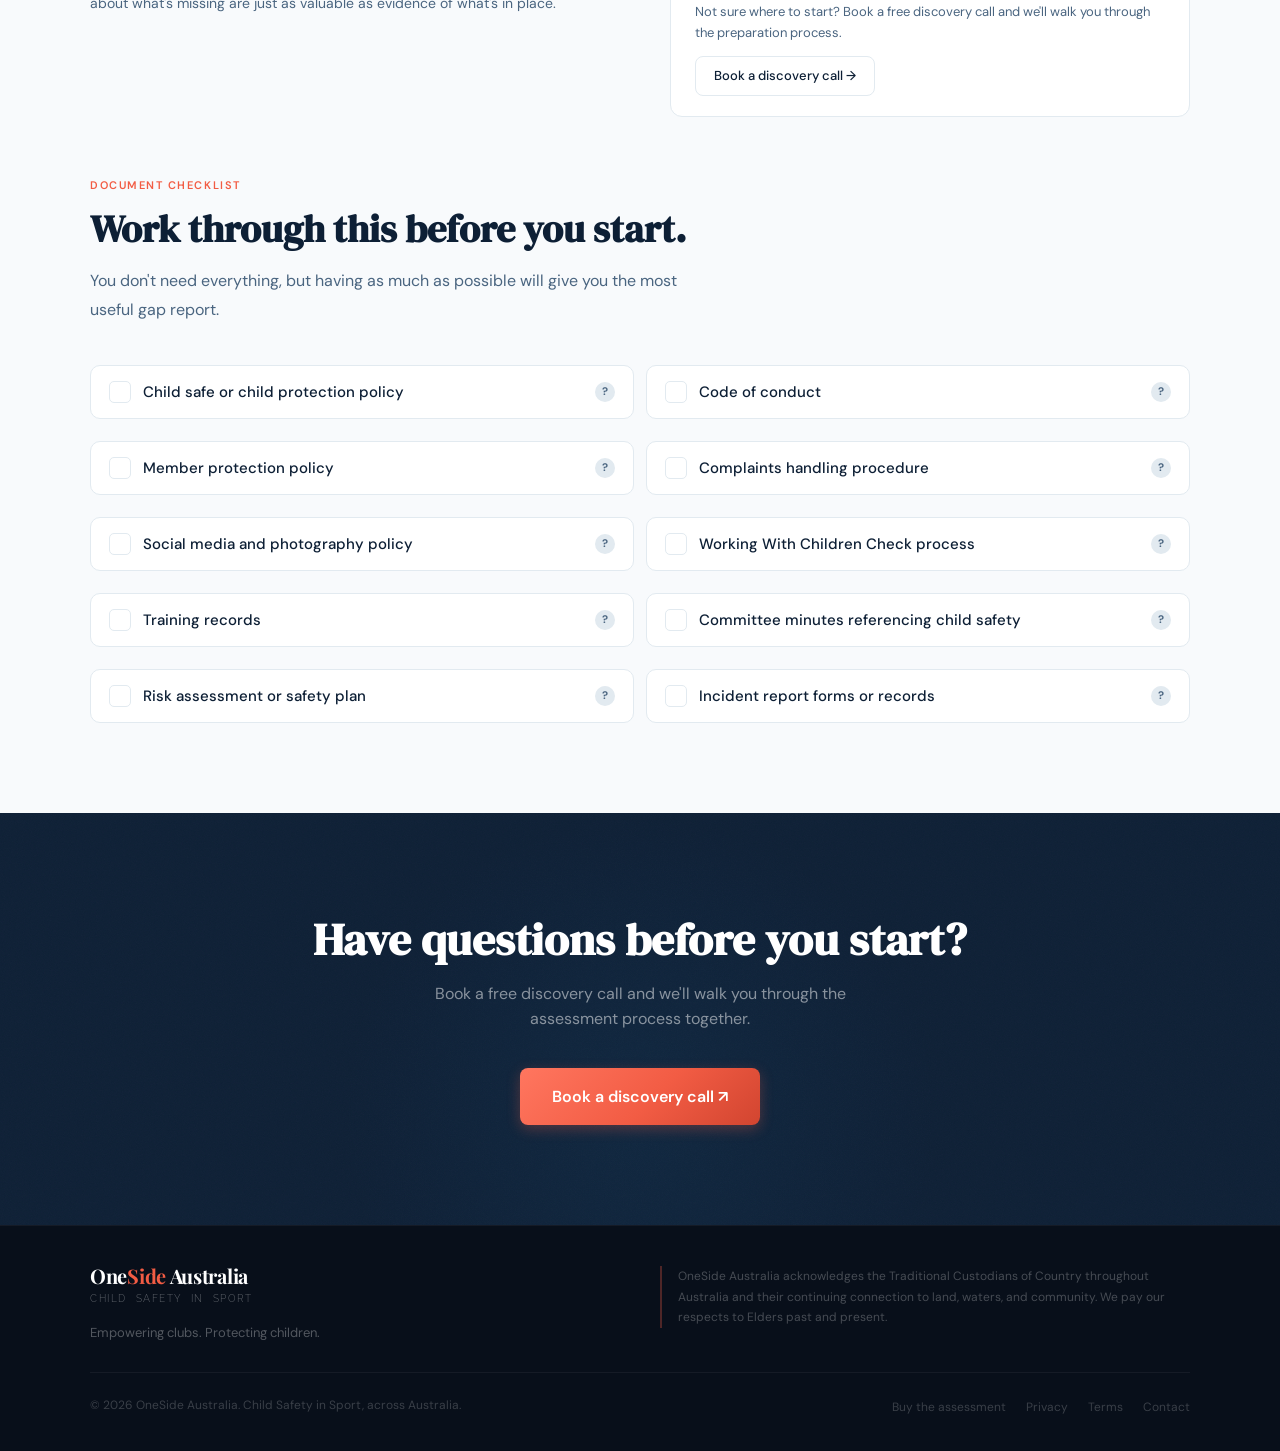
<file: prepare.html>
﻿<!DOCTYPE html>
<html lang="en">
<head>
<meta charset="UTF-8">
<meta name="viewport" content="width=device-width, initial-scale=1.0">
<title>Prepare Your Club for a Child Safety Assessment | OneSide Australia</title>
<meta name="description" content="Get the most out of your OneSide Child Safety Gap Assessment. Learn what documents to gather, how to prepare your club, and what to expect from the process.">
<meta name="keywords" content="prepare child safety assessment sporting club, child safe policy sporting club, child safety documents sport, how to prepare child safe audit, child safety officer sporting club Australia">
<meta name="robots" content="index, follow">
<link rel="canonical" href="https://www.onesideaustralia.com.au/prepare">
<meta property="og:title" content="Prepare Your Club for a Child Safety Assessment | OneSide Australia">
<meta property="og:url" content="https://www.onesideaustralia.com.au/prepare">
<meta property="og:type" content="website">
<meta property="og:site_name" content="OneSide Australia">
<meta property="og:image" content="https://www.onesideaustralia.com.au/images/og-image.png">
<meta property="og:image:width" content="1200">
<meta property="og:image:height" content="630">
<meta name="twitter:card" content="summary_large_image">
<meta name="twitter:image" content="https://www.onesideaustralia.com.au/images/og-image.png">
<link href="https://fonts.googleapis.com/css2?family=DM+Serif+Display:ital@0;1&family=DM+Sans:ital,wght@0,400;0,500;0,600;1,400&family=Playfair+Display:wght@700&family=Raleway:wght@300&display=swap" rel="stylesheet">
<link rel="icon" type="image/svg+xml" href="/favicon.svg">
<link rel="alternate icon" href="/favicon.ico">
<link rel="stylesheet" href="styles.css">
<!-- Google Analytics (G-QF3S1J1RBE). The tag is loaded after the page
     finishes loading so it never delays the page or the hero headline animation. -->
<script>
  window.dataLayer = window.dataLayer || [];
  function gtag(){dataLayer.push(arguments);}
  gtag('js', new Date());
  gtag('config', 'G-QF3S1J1RBE');
  window.addEventListener('load', function () {
    var s = document.createElement('script');
    s.async = true;
    s.src = 'https://www.googletagmanager.com/gtag/js?id=G-QF3S1J1RBE';
    document.head.appendChild(s);
  });
</script>
<!-- Microsoft Clarity (project z31mef8ixa). Loaded after the page finishes
     loading so it never delays the page or the hero headline animation. -->
<script type="text/javascript">
    window.addEventListener('load', function () {
        (function(c,l,a,r,i,t,y){
            c[a]=c[a]||function(){(c[a].q=c[a].q||[]).push(arguments)};
            t=l.createElement(r);t.async=1;t.src="https://www.clarity.ms/tag/"+i;
            y=l.getElementsByTagName(r)[0];y.parentNode.insertBefore(t,y);
        })(window, document, "clarity", "script", "z31mef8ixa");
    });
</script>
</head>
<body>
<nav>
  <div class="nav-logo">
    <a href="/" style="text-decoration:none;">
      <div>
        <div id="nav-brand" style="font-family:'Playfair Display',Georgia,serif;font-weight:700;font-size:22px;line-height:1;letter-spacing:-0.3px;white-space:nowrap;"><span style="color:#0D1F35">One</span><span style="color:#F25C44">Side</span><span style="color:#0D1F35"> Australia</span></div>
        <div id="logo-sub-wrap" style="margin-top:5px;">
          <div style="display:flex;justify-content:space-between;"><span style="font-family:'Raleway',sans-serif;font-weight:300;font-size:10.5px;color:#4A6580;">C</span><span style="font-family:'Raleway',sans-serif;font-weight:300;font-size:10.5px;color:#4A6580;">H</span><span style="font-family:'Raleway',sans-serif;font-weight:300;font-size:10.5px;color:#4A6580;">I</span><span style="font-family:'Raleway',sans-serif;font-weight:300;font-size:10.5px;color:#4A6580;">L</span><span style="font-family:'Raleway',sans-serif;font-weight:300;font-size:10.5px;color:#4A6580;">D</span><span style="font-family:'Raleway',sans-serif;font-weight:300;font-size:10.5px;color:#4A6580;">&nbsp;&nbsp;</span><span style="font-family:'Raleway',sans-serif;font-weight:300;font-size:10.5px;color:#4A6580;">S</span><span style="font-family:'Raleway',sans-serif;font-weight:300;font-size:10.5px;color:#4A6580;">A</span><span style="font-family:'Raleway',sans-serif;font-weight:300;font-size:10.5px;color:#4A6580;">F</span><span style="font-family:'Raleway',sans-serif;font-weight:300;font-size:10.5px;color:#4A6580;">E</span><span style="font-family:'Raleway',sans-serif;font-weight:300;font-size:10.5px;color:#4A6580;">T</span><span style="font-family:'Raleway',sans-serif;font-weight:300;font-size:10.5px;color:#4A6580;">Y</span><span style="font-family:'Raleway',sans-serif;font-weight:300;font-size:10.5px;color:#4A6580;">&nbsp;&nbsp;</span><span style="font-family:'Raleway',sans-serif;font-weight:300;font-size:10.5px;color:#4A6580;">I</span><span style="font-family:'Raleway',sans-serif;font-weight:300;font-size:10.5px;color:#4A6580;">N</span><span style="font-family:'Raleway',sans-serif;font-weight:300;font-size:10.5px;color:#4A6580;">&nbsp;&nbsp;</span><span style="font-family:'Raleway',sans-serif;font-weight:300;font-size:10.5px;color:#4A6580;">S</span><span style="font-family:'Raleway',sans-serif;font-weight:300;font-size:10.5px;color:#4A6580;">P</span><span style="font-family:'Raleway',sans-serif;font-weight:300;font-size:10.5px;color:#4A6580;">O</span><span style="font-family:'Raleway',sans-serif;font-weight:300;font-size:10.5px;color:#4A6580;">R</span><span style="font-family:'Raleway',sans-serif;font-weight:300;font-size:10.5px;color:#4A6580;">T</span></div>
        </div>
      </div>
    </a>
  </div>
  <ul class="nav-links">
    <li><a href="/assessment">Your Club Assessment</a></li>
    <li><a href="/prepare" class="active">Prepare</a></li>
    <li><a href="/updates">Updates</a></li>
    <li><a href="/about">About</a></li>
    <li><a href="/contact">Contact</a></li>
    <li><a href="/pay" class="nav-cta">Start assessment</a></li>
  </ul>
  <button class="hamburger" onclick="toggleMobileNav()" aria-label="Menu">
    <span></span><span></span><span></span>
  </button>
</nav>
<div class="mobile-nav" id="mobileNav">
  <a href="/assessment">Your Club Assessment</a>
  <a href="/prepare">Prepare</a>
  <a href="/updates">Updates</a>
  <a href="/about">About</a>
  <a href="/contact">Contact</a>
  <a href="/pay" class="nav-cta">Start assessment</a>
</div>
<main>
  <div class="page-hero">
    <div class="ph-band"></div><div class="ph-dots"></div><div class="ph-line"></div>
    <div class="ph-inner">
      <div class="ph-tag">Prepare</div>
      <h1>The better prepared you are,<br><em>the better your report.</em></h1>
      <p>The Child Safety Gap Assessment is only as good as the information you put in. A little preparation before you start means your report will reflect where your club actually stands, and give you more useful, specific actions to work from.</p>
    </div>
  </div>
  <section style="padding:80px 2rem;background:var(--off-white);">
    <div class="section-inner">

      <!-- SPORT CHECK -->
      <div style="margin-bottom:60px;">
        <div class="eyebrow" style="margin-bottom:12px;">First, is your sport covered?</div>
        <div style="display:grid;grid-template-columns:1fr 1fr;gap:40px;align-items:center;">
          <div>
            <h2 class="section-title" style="font-size:1.6rem;">Check your sport before you start.</h2>
            <p style="font-size:15px;color:var(--text-mid);line-height:1.8;">The assessment covers 9 sports with sport-specific frameworks. Type yours in the box to confirm it's available.</p>
          </div>
          <div>
            <div style="position:relative;">
              <input type="text" id="prepare-sport-input" oninput="checkSportPrepare(this.value)" placeholder="Start typing your sport, e.g. Netball, AFL, Soccer..." autocomplete="off" style="width:100%;padding:14px 48px 14px 18px;font-size:15px;border-radius:10px;border:1.5px solid var(--muted);background:var(--off-white);color:var(--midnight);font-family:'DM Sans',sans-serif;outline:none;transition:border-color 0.15s;" onfocus="this.style.borderColor='#F25C44'" onblur="this.style.borderColor='var(--muted)'">
              <svg style="position:absolute;right:16px;top:50%;transform:translateY(-50%);color:var(--text-light);" width="18" height="18" viewBox="0 0 24 24" fill="none" stroke="currentColor" stroke-width="2" stroke-linecap="round"><circle cx="11" cy="11" r="8"/><path d="M21 21l-4.35-4.35"/></svg>
            </div>
            <div id="prepare-sport-result" style="margin-top:10px;display:none;"></div>
          </div>
        </div>
      </div>

      <!-- WHAT YOU'LL RECEIVE -->
      <div style="background:var(--midnight);border-radius:16px;padding:32px;margin-bottom:60px;">
        <p style="font-size:11px;font-weight:500;letter-spacing:0.12em;text-transform:uppercase;color:var(--coral);margin:0 0 10px;">What you'll receive</p>
        <h2 style="font-family:'DM Serif Display',serif;font-size:1.5rem;color:white;margin:0 0 8px;line-height:1.2;">Know what you're working toward.</h2>
        <p style="font-size:14px;color:rgba(255,255,255,0.55);margin:0 0 24px;line-height:1.7;">Your gap report is generated immediately after you complete the assessment. Here's what it contains — so you know exactly what you're preparing for.</p>
        <div style="display:grid;grid-template-columns:1fr 1fr;gap:12px;">
          <div style="background:rgba(255,255,255,0.05);border:1px solid rgba(255,255,255,0.08);border-radius:10px;padding:18px;display:flex;gap:14px;align-items:flex-start;">
            <div style="width:32px;height:32px;background:rgba(242,92,68,0.2);border-radius:8px;display:flex;align-items:center;justify-content:center;flex-shrink:0;">
              <svg width="16" height="16" viewBox="0 0 24 24" fill="none" stroke="#F25C44" stroke-width="2.5" stroke-linecap="round"><polyline points="9 11 12 14 22 4"/><path d="M21 12v7a2 2 0 0 1-2 2H5a2 2 0 0 1-2-2V5a2 2 0 0 1 2-2h11"/></svg>
            </div>
            <div><p style="font-size:13px;font-weight:600;color:white;margin:0 0 4px;">Assessment against every standard</p><p style="font-size:12px;color:rgba(255,255,255,0.45);margin:0;line-height:1.6;">Every child safe standard assessed individually — Gap, Partial, or Met — across your state framework, National Principles, and sport-specific requirements.</p></div>
          </div>
          <div style="background:rgba(255,255,255,0.05);border:1px solid rgba(255,255,255,0.08);border-radius:10px;padding:18px;display:flex;gap:14px;align-items:flex-start;">
            <div style="width:32px;height:32px;background:rgba(242,92,68,0.2);border-radius:8px;display:flex;align-items:center;justify-content:center;flex-shrink:0;">
              <svg width="16" height="16" viewBox="0 0 24 24" fill="none" stroke="#F25C44" stroke-width="2.5" stroke-linecap="round"><line x1="18" y1="20" x2="18" y2="10"/><line x1="12" y1="20" x2="12" y2="4"/><line x1="6" y1="20" x2="6" y2="14"/></svg>
            </div>
            <div><p style="font-size:13px;font-weight:600;color:white;margin:0 0 4px;">A comprehensive summary of where you stand</p><p style="font-size:12px;color:rgba(255,255,255,0.45);margin:0;line-height:1.6;">A plain-English overview of your club's current child safety position — specific to your club, sport, and state.</p></div>
          </div>
          <div style="background:rgba(255,255,255,0.05);border:1px solid rgba(255,255,255,0.08);border-radius:10px;padding:18px;display:flex;gap:14px;align-items:flex-start;">
            <div style="width:32px;height:32px;background:rgba(242,92,68,0.2);border-radius:8px;display:flex;align-items:center;justify-content:center;flex-shrink:0;">
              <svg width="16" height="16" viewBox="0 0 24 24" fill="none" stroke="#F25C44" stroke-width="2.5" stroke-linecap="round"><circle cx="12" cy="12" r="10"/><line x1="12" y1="8" x2="12" y2="16"/><line x1="8" y1="12" x2="16" y2="12"/></svg>
            </div>
            <div><p style="font-size:13px;font-weight:600;color:white;margin:0 0 4px;">Practical options for every gap</p><p style="font-size:12px;color:rgba(255,255,255,0.45);margin:0;line-height:1.6;">3 to 4 practical options per gap — from quick wins to more complete solutions — written for how your club actually operates.</p></div>
          </div>
          <div style="background:rgba(255,255,255,0.05);border:1px solid rgba(255,255,255,0.08);border-radius:10px;padding:18px;display:flex;gap:14px;align-items:flex-start;">
            <div style="width:32px;height:32px;background:rgba(242,92,68,0.2);border-radius:8px;display:flex;align-items:center;justify-content:center;flex-shrink:0;">
              <svg width="16" height="16" viewBox="0 0 24 24" fill="none" stroke="#F25C44" stroke-width="2.5" stroke-linecap="round"><polygon points="13 2 3 14 12 14 11 22 21 10 12 10 13 2"/></svg>
            </div>
            <div><p style="font-size:13px;font-weight:600;color:white;margin:0 0 4px;">A prioritised action list based on your biggest risks</p><p style="font-size:12px;color:rgba(255,255,255,0.45);margin:0;line-height:1.6;">The 3 to 5 things to focus on first, ranked by risk and impact. A clear starting point, not an overwhelming to-do list.</p></div>
          </div>
        </div>
        <div style="margin-top:20px;text-align:right;"><a href="/assessment" style="font-size:13px;font-weight:600;color:var(--coral);text-decoration:none;">See full assessment details →</a></div>
      </div>

      <!-- GATHER DOCS -->
      <div style="display:grid;grid-template-columns:1fr 1fr;gap:60px;margin-bottom:60px;">
        <div>
          <div class="eyebrow">What to gather</div>
          <h2 class="section-title">Most clubs have more than they think.</h2>
          <p class="lead" style="margin-bottom:20px;">Most clubs have more child safety material than they realise. It's just scattered across emails, committee minutes, club handbooks, and the unwritten knowledge in your committee's heads. The assessment asks you to bring it all together.</p>
          <p style="font-size:14px;color:var(--text-mid);line-height:1.65;margin-bottom:10px;">You don't need everything before you start, but the more you have, the better. If a document doesn't exist yet, that's useful information too. Honest answers about what's missing are just as valuable as evidence of what's in place.</p>
        </div>
        <div>
          <div style="background:var(--midnight);border-radius:16px;padding:28px;margin-bottom:16px;">
            <h4 style="font-family:'DM Serif Display',serif;font-size:1.1rem;color:white;margin-bottom:16px;">Who to involve</h4>
            <div style="display:flex;flex-direction:column;gap:12px;">
              <div style="display:flex;align-items:flex-start;gap:12px;"><div style="width:6px;height:6px;border-radius:50%;background:var(--coral);flex-shrink:0;margin-top:6px;"></div><div><div style="font-size:14px;font-weight:500;color:white;margin-bottom:2px;">Club secretary or administrator</div><div style="font-size:13px;color:rgba(255,255,255,0.5);">Most likely to know where policies and documents are kept</div></div></div>
              <div style="display:flex;align-items:flex-start;gap:12px;"><div style="width:6px;height:6px;border-radius:50%;background:var(--coral);flex-shrink:0;margin-top:6px;"></div><div><div style="font-size:14px;font-weight:500;color:white;margin-bottom:2px;">Child Safety Officer</div><div style="font-size:13px;color:rgba(255,255,255,0.5);">If your club has one, they'll know the current state of your policies</div></div></div>
              <div style="display:flex;align-items:flex-start;gap:12px;"><div style="width:6px;height:6px;border-radius:50%;background:var(--coral);flex-shrink:0;margin-top:6px;"></div><div><div style="font-size:14px;font-weight:500;color:white;margin-bottom:2px;">Club president or committee chair</div><div style="font-size:13px;color:rgba(255,255,255,0.5);">Decision-making authority and context on where the club is at</div></div></div>
            </div>
          </div>
          <div style="background:white;border:1px solid var(--muted);border-radius:12px;padding:20px 24px;">
            <div style="font-size:12px;font-weight:600;letter-spacing:0.08em;text-transform:uppercase;color:var(--coral);margin-bottom:8px;">Talk it through</div>
            <p style="font-size:13px;color:var(--text-mid);line-height:1.65;margin-bottom:12px;">Not sure where to start? Book a free discovery call and we'll walk you through the preparation process.</p>
            <a href="/contact" class="btn-outline" style="font-size:13px;padding:9px 18px;">Book a discovery call →</a>
          </div>
        </div>
      </div>

      <!-- CHECKLIST -->
      <div>
        <div class="eyebrow">Document checklist</div>
        <h2 class="section-title">Work through this before you start.</h2>
        <p class="lead" style="margin-bottom:40px;">You don't need everything, but having as much as possible will give you the most useful gap report.</p>
        <div style="display:grid;grid-template-columns:1fr 1fr;gap:12px;">
          <div class="tip-item"><div class="tip-check"></div><div class="tip-title">Child safe or child protection policy</div><div class="tip-icon">?</div><div class="tip-tooltip">Your club's formal policy statement on child safety. May be in your club handbook or on your website. If you don't have one, that's fine, it's a gap the assessment will identify.</div></div>
          <div class="tip-item"><div class="tip-check"></div><div class="tip-title">Code of conduct</div><div class="tip-icon">?</div><div class="tip-tooltip">The behavioural standards expected of all members including committee, coaches, volunteers, and children. Often included in club registrations or on your website.</div></div>
          <div class="tip-item"><div class="tip-check"></div><div class="tip-title">Member protection policy</div><div class="tip-icon">?</div><div class="tip-tooltip">Often provided by your state sporting body or national federation. Check if your club has adopted one — it may be a template you've signed off on.</div></div>
          <div class="tip-item"><div class="tip-check"></div><div class="tip-title">Complaints handling procedure</div><div class="tip-icon">?</div><div class="tip-tooltip">How your club receives, manages, and responds to complaints, particularly from or about children. May be part of your constitution or a standalone document.</div></div>
          <div class="tip-item"><div class="tip-check"></div><div class="tip-title">Social media and photography policy</div><div class="tip-icon">?</div><div class="tip-tooltip">Your club's guidelines on photographing children, posting images online, and how players and parents use social media in relation to the club.</div></div>
          <div class="tip-item"><div class="tip-check"></div><div class="tip-title">Working With Children Check process</div><div class="tip-icon">?</div><div class="tip-tooltip">You don't need to provide a copy of your register — this contains personal information. Instead, think about how your club collects and verifies WWCCs, which roles require one, and how you track expiry dates. Your registrar or secretary will know this.</div></div>
          <div class="tip-item"><div class="tip-check"></div><div class="tip-title">Training records</div><div class="tip-icon">?</div><div class="tip-tooltip">Any child safety or safeguarding training your committee or coaches have completed in the past two years, including online modules or club-run sessions.</div></div>
          <div class="tip-item"><div class="tip-check"></div><div class="tip-title">Committee minutes referencing child safety</div><div class="tip-icon">?</div><div class="tip-tooltip">Minutes that show child safety has been discussed at committee level — policy reviews, incident reports, CSO appointments, or compliance updates.</div></div>
          <div class="tip-item"><div class="tip-check"></div><div class="tip-title">Risk assessment or safety plan</div><div class="tip-icon">?</div><div class="tip-tooltip">Any documented risk assessment of your club's facilities, events, or activities as they relate to child safety. Formal or informal, written or verbal.</div></div>
          <div class="tip-item"><div class="tip-check"></div><div class="tip-title">Incident report forms or records</div><div class="tip-icon">?</div><div class="tip-tooltip">Any incident reporting forms, templates, or historical records of incidents involving children at your club. Even if you've never had an incident, the existence of a form matters.</div></div>
        </div>
      </div>

    </div>
  </section>
  <section class="final-cta"><h2>Have questions before you start?</h2><p>Book a free discovery call and we'll walk you through the assessment process together.</p><div class="fca"><a href="https://outlook.office.com/book/OneSideAustralia30minDiscoveryCall@onesideaustralia.com.au/?ismsaljsauthenabled" target="_blank" class="btn-primary" style="font-size:16px;padding:16px 32px;">Book a discovery call ↗</a></div></section>
</main>
<footer>
  <div class="ft-top">
    <div class="ft-brand"><a href="/" style="text-decoration:none;display:inline-block;"><div style="font-family:'Playfair Display',Georgia,serif;font-weight:700;font-size:20px;line-height:1;letter-spacing:-0.3px;white-space:nowrap;"><span style="color:#fff">One</span><span style="color:#F25C44">Side</span><span style="color:#fff"> Australia</span></div><div style="margin-top:5px;font-family:'Raleway',sans-serif;font-weight:300;font-size:9.5px;letter-spacing:0.16em;color:rgba(255,255,255,0.35);">CHILD&nbsp;&nbsp;SAFETY&nbsp;&nbsp;IN&nbsp;&nbsp;SPORT</div></a>
    <p>Empowering clubs. Protecting children.</p></div>
    <div class="ft-ack">OneSide Australia acknowledges the Traditional Custodians of Country throughout Australia and their continuing connection to land, waters, and community. We pay our respects to Elders past and present.</div>
  </div>
  <div class="ft-bottom"><div class="ft-copy">© 2026 OneSide Australia. Child Safety in Sport, across Australia.</div><ul class="ft-links"><li><a href="/pay">Buy the assessment</a></li><li><a href="/privacy">Privacy</a></li><li><a href="/terms">Terms</a></li><li><a href="/contact">Contact</a></li></ul></div>
</footer>
<script src="scripts.js"></script>

<!-- NEWSLETTER MODAL -->
<div id="newsletter-modal" style="display:none;position:fixed;inset:0;z-index:9999;background:rgba(13,31,53,0.85);backdrop-filter:blur(3px);align-items:center;justify-content:center;padding:1rem;">
  <div style="background:#F8FAFC;border-radius:16px;max-width:540px;width:100%;position:relative;overflow:hidden;box-shadow:0 24px 60px rgba(0,0,0,0.4);">
    <div style="background:#0D1F35;padding:24px 28px 20px;">
      <p style="font-size:11px;font-weight:600;letter-spacing:0.12em;text-transform:uppercase;color:#F25C44;margin:0 0 6px;">OneSide Australia</p>
      <h2 style="font-family:'DM Serif Display',serif;font-size:1.4rem;color:white;margin:0 0 4px;line-height:1.2;">Stay across child safety in sport</h2>
      <p style="font-size:13px;color:rgba(255,255,255,0.55);margin:0;">Monthly updates, in plain language, for clubs.</p>
    </div>
    <button onclick="closeNewsletterModal()" aria-label="Close" style="position:absolute;top:12px;right:12px;background:#F25C44;border:none;border-radius:50%;width:30px;height:30px;cursor:pointer;display:flex;align-items:center;justify-content:center;color:white;font-size:15px;line-height:1;font-family:sans-serif;">✕</button>
    <div>
      <div style="padding:28px;">
        <form onsubmit="submitSubscribe(event)" style="display:flex;flex-direction:column;gap:12px;">
          <input type="email" id="subscribe-email" placeholder="Your email address" required style="width:100%;padding:12px 16px;border:1.5px solid #E2EAF0;border-radius:8px;font-size:15px;font-family:'DM Sans',sans-serif;color:#0D1F35;outline:none;box-sizing:border-box;">
          <button type="submit" id="subscribe-btn" style="background:#F25C44;color:white;border:none;border-radius:8px;padding:13px 24px;font-size:15px;font-weight:600;font-family:'DM Sans',sans-serif;cursor:pointer;">Subscribe →</button>
          <p id="subscribe-msg" style="font-size:13px;text-align:center;margin:0;min-height:18px;color:#1A7A4A;"></p>
        </form>
      </div>
    </div>
    <div style="padding:10px 24px;border-top:1px solid #E2EAF0;text-align:center;">
      <p style="font-size:11px;color:#7A95AA;margin:0;">No spam. Unsubscribe any time. <a href="/privacy" style="color:#1B5E8A;text-decoration:none;">Privacy policy</a></p>
    </div>
  </div>
</div>
<script>
(function(){
  if(sessionStorage.getItem('osModalShown'))return;
  setTimeout(function(){
    document.getElementById('newsletter-modal').style.display='flex';
    sessionStorage.setItem('osModalShown','1');
  },20000);
})();
function closeNewsletterModal(){document.getElementById('newsletter-modal').style.display='none';}
</script>
<script>
window.addEventListener('load',function(){
  var brand=document.getElementById('nav-brand');
  var wrap=document.getElementById('logo-sub-wrap');
  if(brand&&wrap){wrap.style.width=brand.offsetWidth+'px';}
});
</script>
</body>
</html>
</file>
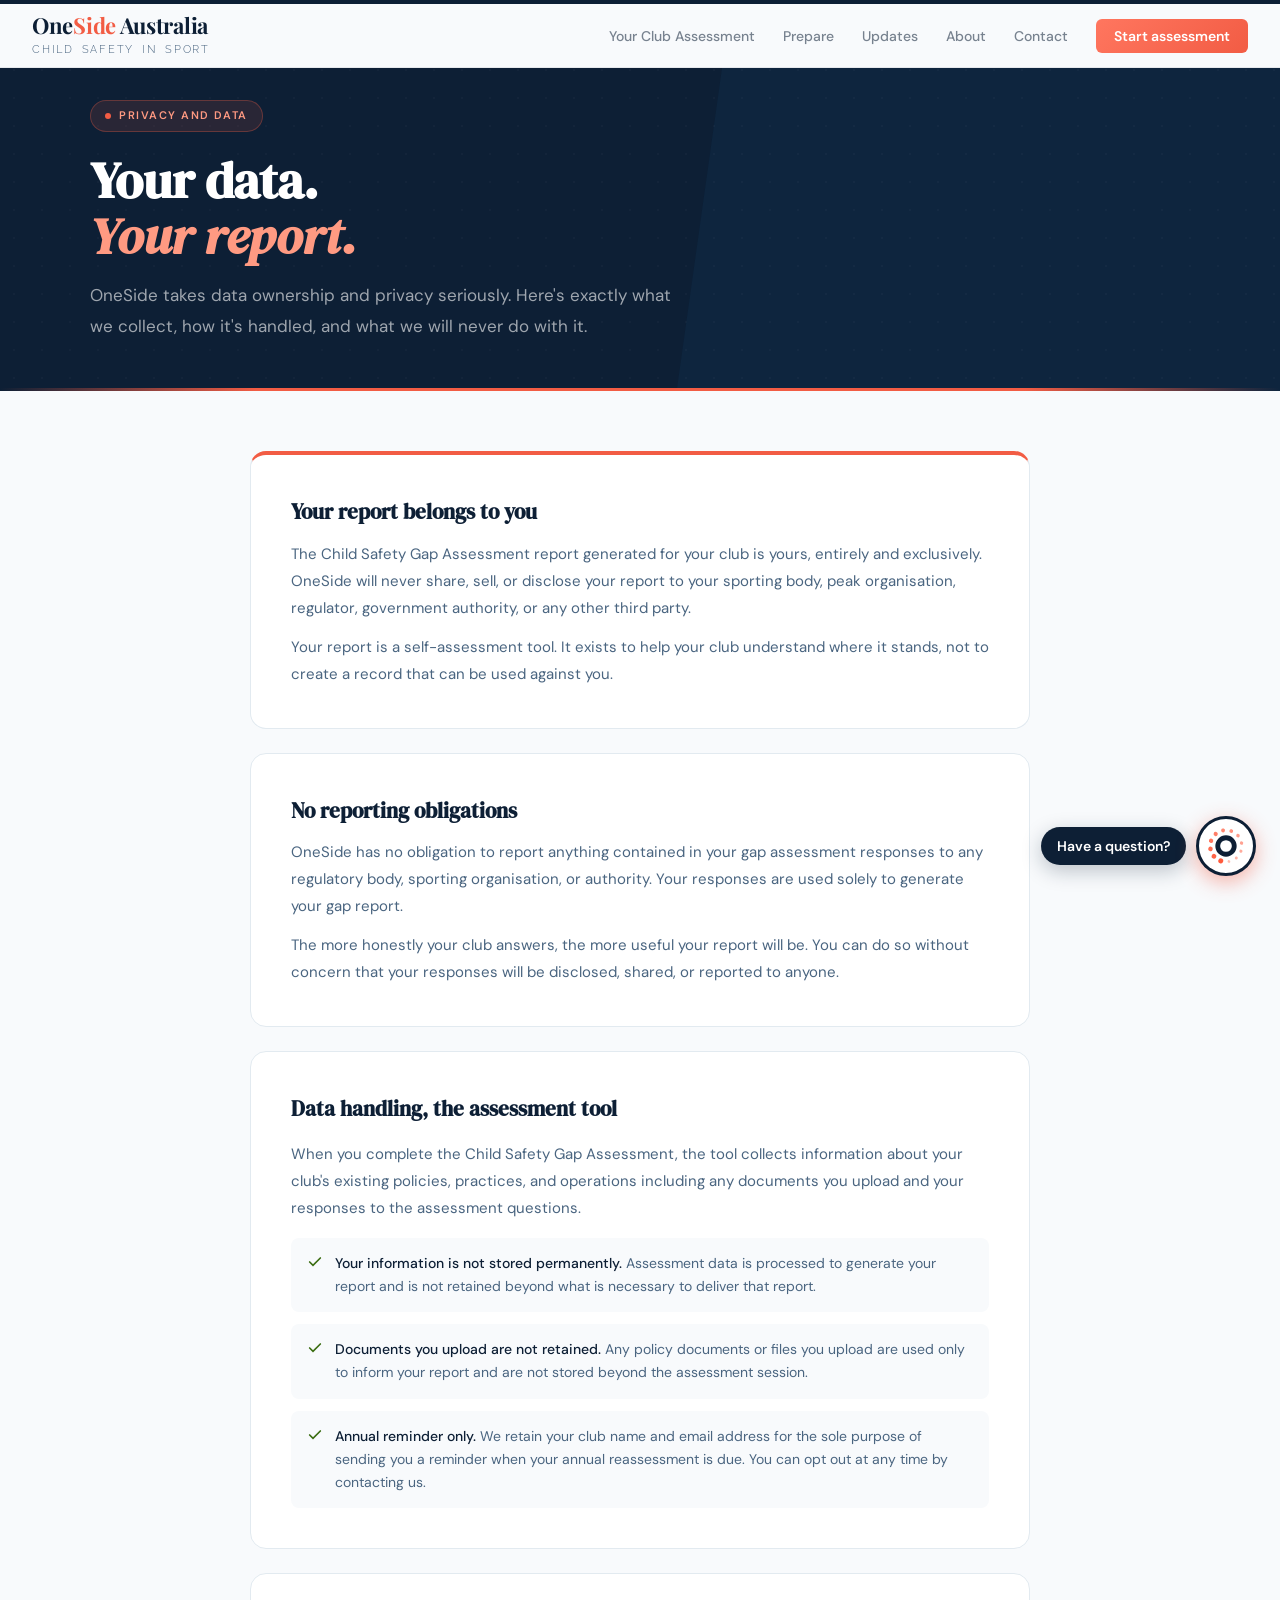
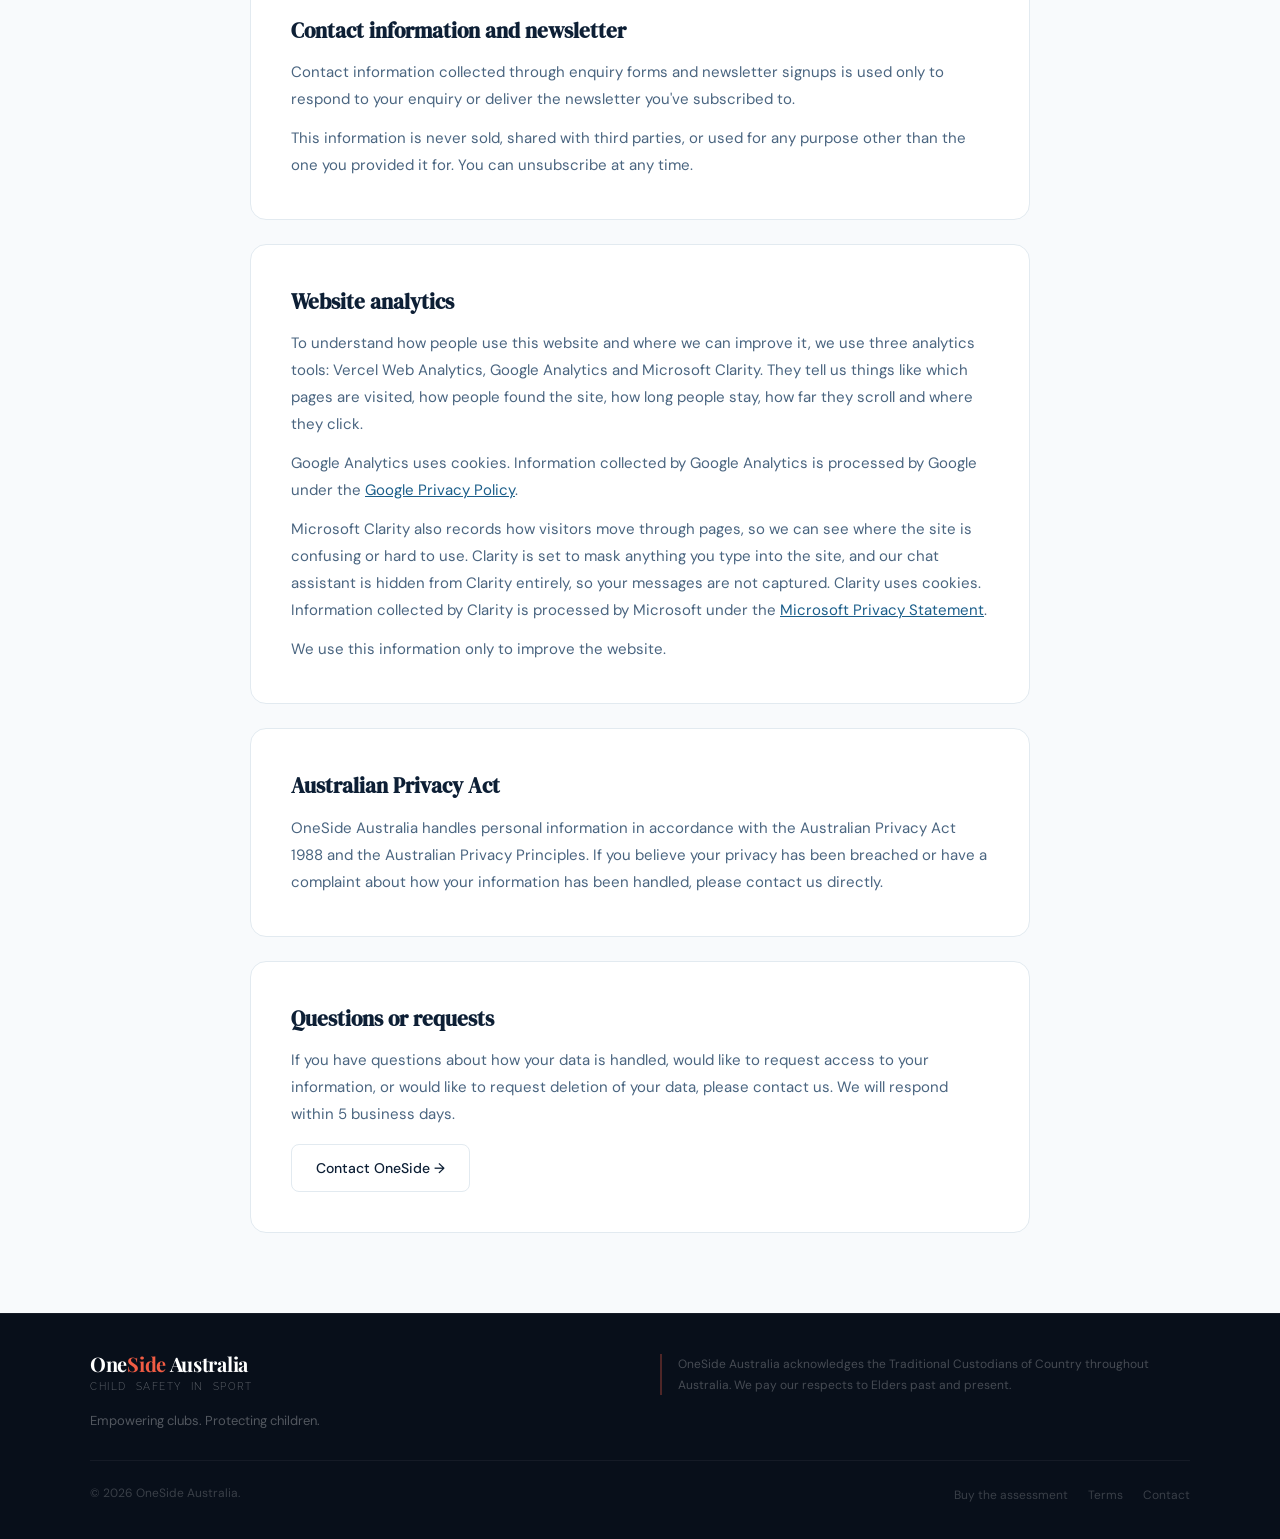
<file: privacy.html>
﻿<!DOCTYPE html>
<html lang="en">
<head>
<meta charset="UTF-8">
<meta name="viewport" content="width=device-width, initial-scale=1.0">
<title>Privacy Policy | OneSide Australia</title>
<meta name="description" content="OneSide Australia privacy policy. Your gap report belongs to you and is never shared. Learn exactly how we handle your data.">
<meta name="robots" content="index, follow">
<link rel="canonical" href="https://www.onesideaustralia.com.au/privacy">
<meta property="og:title" content="Privacy Policy | OneSide Australia">
<meta property="og:description" content="OneSide Australia privacy policy. Your gap report belongs to you and is never shared. Learn exactly how we handle your data.">
<meta property="og:url" content="https://www.onesideaustralia.com.au/privacy">
<meta property="og:type" content="website">
<meta property="og:site_name" content="OneSide Australia">
<meta property="og:image" content="https://www.onesideaustralia.com.au/images/og-image.png">
<meta property="og:image:width" content="1200">
<meta property="og:image:height" content="630">
<meta name="twitter:card" content="summary_large_image">
<meta name="twitter:image" content="https://www.onesideaustralia.com.au/images/og-image.png">
<link href="https://fonts.googleapis.com/css2?family=DM+Serif+Display:ital@0;1&family=DM+Sans:ital,wght@0,400;0,500;0,600;1,400&family=Playfair+Display:wght@700&family=Raleway:wght@300&display=swap" rel="stylesheet">
<link rel="icon" type="image/svg+xml" href="/favicon.svg">
<link rel="alternate icon" href="/favicon.ico">
<link rel="stylesheet" href="styles.css">
<!-- Google Analytics (G-QF3S1J1RBE). The tag is loaded after the page
     finishes loading so it never delays the page or the hero headline animation. -->
<script>
  window.dataLayer = window.dataLayer || [];
  function gtag(){dataLayer.push(arguments);}
  gtag('js', new Date());
  gtag('config', 'G-QF3S1J1RBE');
  window.addEventListener('load', function () {
    var s = document.createElement('script');
    s.async = true;
    s.src = 'https://www.googletagmanager.com/gtag/js?id=G-QF3S1J1RBE';
    document.head.appendChild(s);
  });
</script>
<!-- Microsoft Clarity (project z31mef8ixa). Loaded after the page finishes
     loading so it never delays the page or the hero headline animation. -->
<script type="text/javascript">
    window.addEventListener('load', function () {
        (function(c,l,a,r,i,t,y){
            c[a]=c[a]||function(){(c[a].q=c[a].q||[]).push(arguments)};
            t=l.createElement(r);t.async=1;t.src="https://www.clarity.ms/tag/"+i;
            y=l.getElementsByTagName(r)[0];y.parentNode.insertBefore(t,y);
        })(window, document, "clarity", "script", "z31mef8ixa");
    });
</script>
</head>
<body>
<nav>
  <div class="nav-logo">
    <a href="/" style="text-decoration:none;">
      <div>
        <div id="nav-brand" style="font-family:'Playfair Display',Georgia,serif;font-weight:700;font-size:22px;line-height:1;letter-spacing:-0.3px;white-space:nowrap;"><span style="color:#0D1F35">One</span><span style="color:#F25C44">Side</span><span style="color:#0D1F35"> Australia</span></div>
        <div id="logo-sub-wrap" style="margin-top:5px;">
          <div style="display:flex;justify-content:space-between;"><span style="font-family:'Raleway',sans-serif;font-weight:300;font-size:10.5px;color:#4A6580;">C</span><span style="font-family:'Raleway',sans-serif;font-weight:300;font-size:10.5px;color:#4A6580;">H</span><span style="font-family:'Raleway',sans-serif;font-weight:300;font-size:10.5px;color:#4A6580;">I</span><span style="font-family:'Raleway',sans-serif;font-weight:300;font-size:10.5px;color:#4A6580;">L</span><span style="font-family:'Raleway',sans-serif;font-weight:300;font-size:10.5px;color:#4A6580;">D</span><span style="font-family:'Raleway',sans-serif;font-weight:300;font-size:10.5px;color:#4A6580;">&nbsp;&nbsp;</span><span style="font-family:'Raleway',sans-serif;font-weight:300;font-size:10.5px;color:#4A6580;">S</span><span style="font-family:'Raleway',sans-serif;font-weight:300;font-size:10.5px;color:#4A6580;">A</span><span style="font-family:'Raleway',sans-serif;font-weight:300;font-size:10.5px;color:#4A6580;">F</span><span style="font-family:'Raleway',sans-serif;font-weight:300;font-size:10.5px;color:#4A6580;">E</span><span style="font-family:'Raleway',sans-serif;font-weight:300;font-size:10.5px;color:#4A6580;">T</span><span style="font-family:'Raleway',sans-serif;font-weight:300;font-size:10.5px;color:#4A6580;">Y</span><span style="font-family:'Raleway',sans-serif;font-weight:300;font-size:10.5px;color:#4A6580;">&nbsp;&nbsp;</span><span style="font-family:'Raleway',sans-serif;font-weight:300;font-size:10.5px;color:#4A6580;">I</span><span style="font-family:'Raleway',sans-serif;font-weight:300;font-size:10.5px;color:#4A6580;">N</span><span style="font-family:'Raleway',sans-serif;font-weight:300;font-size:10.5px;color:#4A6580;">&nbsp;&nbsp;</span><span style="font-family:'Raleway',sans-serif;font-weight:300;font-size:10.5px;color:#4A6580;">S</span><span style="font-family:'Raleway',sans-serif;font-weight:300;font-size:10.5px;color:#4A6580;">P</span><span style="font-family:'Raleway',sans-serif;font-weight:300;font-size:10.5px;color:#4A6580;">O</span><span style="font-family:'Raleway',sans-serif;font-weight:300;font-size:10.5px;color:#4A6580;">R</span><span style="font-family:'Raleway',sans-serif;font-weight:300;font-size:10.5px;color:#4A6580;">T</span></div>
        </div>
      </div>
    </a>
  </div>
  <ul class="nav-links">
    <li><a href="/assessment">Your Club Assessment</a></li>
    <li><a href="/prepare">Prepare</a></li>
    <li><a href="/updates">Updates</a></li>
    <li><a href="/about">About</a></li>
    <li><a href="/contact">Contact</a></li>
    <li><a href="/pay" class="nav-cta">Start assessment</a></li>
  </ul>
  <button class="hamburger" onclick="toggleMobileNav()" aria-label="Menu">
    <span></span><span></span><span></span>
  </button>
</nav>
<div class="mobile-nav" id="mobileNav">
  <a href="/assessment">Your Club Assessment</a>
  <a href="/prepare">Prepare</a>
  <a href="/updates">Updates</a>
  <a href="/about">About</a>
  <a href="/contact">Contact</a>
  <a href="/pay" class="nav-cta">Start assessment</a>
</div>
<main>
  <div class="page-hero" style="padding:100px 2rem 50px;">
    <div class="ph-band"></div><div class="ph-dots"></div><div class="ph-line"></div>
    <div class="ph-inner">
      <div class="ph-tag">Privacy and Data</div>
      <h1>Your data.<br><em>Your report.</em></h1>
      <p>OneSide takes data ownership and privacy seriously. Here's exactly what we collect, how it's handled, and what we will never do with it.</p>
    </div>
  </div>
  <section style="padding:60px 2rem 80px;background:var(--off-white);">
    <div class="section-inner" style="max-width:780px;">
      <div style="background:white;border:1px solid var(--muted);border-radius:16px;padding:40px;margin-bottom:24px;border-top:4px solid var(--coral);">
        <h2 style="font-family:'DM Serif Display',serif;font-size:1.3rem;color:var(--midnight);margin-bottom:12px;">Your report belongs to you</h2>
        <p style="font-size:15px;color:var(--text-mid);line-height:1.8;margin-bottom:12px;">The Child Safety Gap Assessment report generated for your club is yours, entirely and exclusively. OneSide will never share, sell, or disclose your report to your sporting body, peak organisation, regulator, government authority, or any other third party.</p>
        <p style="font-size:15px;color:var(--text-mid);line-height:1.8;">Your report is a self-assessment tool. It exists to help your club understand where it stands, not to create a record that can be used against you.</p>
      </div>
      <div style="background:white;border:1px solid var(--muted);border-radius:16px;padding:40px;margin-bottom:24px;">
        <h2 style="font-family:'DM Serif Display',serif;font-size:1.3rem;color:var(--midnight);margin-bottom:12px;">No reporting obligations</h2>
        <p style="font-size:15px;color:var(--text-mid);line-height:1.8;margin-bottom:12px;">OneSide has no obligation to report anything contained in your gap assessment responses to any regulatory body, sporting organisation, or authority. Your responses are used solely to generate your gap report.</p>
        <p style="font-size:15px;color:var(--text-mid);line-height:1.8;">The more honestly your club answers, the more useful your report will be. You can do so without concern that your responses will be disclosed, shared, or reported to anyone.</p>
      </div>
      <div style="background:white;border:1px solid var(--muted);border-radius:16px;padding:40px;margin-bottom:24px;">
        <h2 style="font-family:'DM Serif Display',serif;font-size:1.3rem;color:var(--midnight);margin-bottom:16px;">Data handling, the assessment tool</h2>
        <p style="font-size:15px;color:var(--text-mid);line-height:1.8;margin-bottom:16px;">When you complete the Child Safety Gap Assessment, the tool collects information about your club's existing policies, practices, and operations including any documents you upload and your responses to the assessment questions.</p>
        <div style="display:flex;flex-direction:column;gap:12px;">
          <div style="display:flex;align-items:flex-start;gap:12px;padding:14px 16px;background:var(--off-white);border-radius:8px;"><svg width="16" height="16" viewBox="0 0 24 24" fill="none" stroke="#3B6D11" stroke-width="2.5" stroke-linecap="round" style="flex-shrink:0;margin-top:2px;"><polyline points="20 6 9 17 4 12"/></svg><p style="font-size:14px;color:var(--text-mid);line-height:1.65;"><strong style="color:var(--midnight);font-weight:500;">Your information is not stored permanently.</strong> Assessment data is processed to generate your report and is not retained beyond what is necessary to deliver that report.</p></div>
          <div style="display:flex;align-items:flex-start;gap:12px;padding:14px 16px;background:var(--off-white);border-radius:8px;"><svg width="16" height="16" viewBox="0 0 24 24" fill="none" stroke="#3B6D11" stroke-width="2.5" stroke-linecap="round" style="flex-shrink:0;margin-top:2px;"><polyline points="20 6 9 17 4 12"/></svg><p style="font-size:14px;color:var(--text-mid);line-height:1.65;"><strong style="color:var(--midnight);font-weight:500;">Documents you upload are not retained.</strong> Any policy documents or files you upload are used only to inform your report and are not stored beyond the assessment session.</p></div>
          <div style="display:flex;align-items:flex-start;gap:12px;padding:14px 16px;background:var(--off-white);border-radius:8px;"><svg width="16" height="16" viewBox="0 0 24 24" fill="none" stroke="#3B6D11" stroke-width="2.5" stroke-linecap="round" style="flex-shrink:0;margin-top:2px;"><polyline points="20 6 9 17 4 12"/></svg><p style="font-size:14px;color:var(--text-mid);line-height:1.65;"><strong style="color:var(--midnight);font-weight:500;">Annual reminder only.</strong> We retain your club name and email address for the sole purpose of sending you a reminder when your annual reassessment is due. You can opt out at any time by contacting us.</p></div>
        </div>
      </div>
      <div style="background:white;border:1px solid var(--muted);border-radius:16px;padding:40px;margin-bottom:24px;">
        <h2 style="font-family:'DM Serif Display',serif;font-size:1.3rem;color:var(--midnight);margin-bottom:12px;">Contact information and newsletter</h2>
        <p style="font-size:15px;color:var(--text-mid);line-height:1.8;margin-bottom:12px;">Contact information collected through enquiry forms and newsletter signups is used only to respond to your enquiry or deliver the newsletter you've subscribed to.</p>
        <p style="font-size:15px;color:var(--text-mid);line-height:1.8;">This information is never sold, shared with third parties, or used for any purpose other than the one you provided it for. You can unsubscribe at any time.</p>
      </div>
      <div style="background:white;border:1px solid var(--muted);border-radius:16px;padding:40px;margin-bottom:24px;">
        <h2 style="font-family:'DM Serif Display',serif;font-size:1.3rem;color:var(--midnight);margin-bottom:12px;">Website analytics</h2>
        <p style="font-size:15px;color:var(--text-mid);line-height:1.8;margin-bottom:12px;">To understand how people use this website and where we can improve it, we use three analytics tools: Vercel Web Analytics, Google Analytics and Microsoft Clarity. They tell us things like which pages are visited, how people found the site, how long people stay, how far they scroll and where they click.</p>
        <p style="font-size:15px;color:var(--text-mid);line-height:1.8;margin-bottom:12px;">Google Analytics uses cookies. Information collected by Google Analytics is processed by Google under the <a href="https://policies.google.com/privacy" target="_blank" rel="noopener" style="color:var(--steel);">Google Privacy Policy</a>.</p>
        <p style="font-size:15px;color:var(--text-mid);line-height:1.8;margin-bottom:12px;">Microsoft Clarity also records how visitors move through pages, so we can see where the site is confusing or hard to use. Clarity is set to mask anything you type into the site, and our chat assistant is hidden from Clarity entirely, so your messages are not captured. Clarity uses cookies. Information collected by Clarity is processed by Microsoft under the <a href="https://privacy.microsoft.com/privacystatement" target="_blank" rel="noopener" style="color:var(--steel);">Microsoft Privacy Statement</a>.</p>
        <p style="font-size:15px;color:var(--text-mid);line-height:1.8;">We use this information only to improve the website.</p>
      </div>
      <div style="background:white;border:1px solid var(--muted);border-radius:16px;padding:40px;margin-bottom:24px;">
        <h2 style="font-family:'DM Serif Display',serif;font-size:1.3rem;color:var(--midnight);margin-bottom:12px;">Australian Privacy Act</h2>
        <p style="font-size:15px;color:var(--text-mid);line-height:1.8;">OneSide Australia handles personal information in accordance with the Australian Privacy Act 1988 and the Australian Privacy Principles. If you believe your privacy has been breached or have a complaint about how your information has been handled, please contact us directly.</p>
      </div>
      <div style="background:white;border:1px solid var(--muted);border-radius:16px;padding:40px;">
        <h2 style="font-family:'DM Serif Display',serif;font-size:1.3rem;color:var(--midnight);margin-bottom:12px;">Questions or requests</h2>
        <p style="font-size:15px;color:var(--text-mid);line-height:1.8;margin-bottom:16px;">If you have questions about how your data is handled, would like to request access to your information, or would like to request deletion of your data, please contact us. We will respond within 5 business days.</p>
        <a href="/contact" class="btn-outline">Contact OneSide →</a>
      </div>
    </div>
  </section>
</main>
<footer>
  <div class="ft-top">
    <div class="ft-brand"><a href="/" style="text-decoration:none;display:inline-block;"><div style="font-family:'Playfair Display',Georgia,serif;font-weight:700;font-size:20px;line-height:1;letter-spacing:-0.3px;white-space:nowrap;"><span style="color:#fff">One</span><span style="color:#F25C44">Side</span><span style="color:#fff"> Australia</span></div><div style="margin-top:5px;font-family:'Raleway',sans-serif;font-weight:300;font-size:9.5px;letter-spacing:0.16em;color:rgba(255,255,255,0.35);">CHILD&nbsp;&nbsp;SAFETY&nbsp;&nbsp;IN&nbsp;&nbsp;SPORT</div></a>
    <p>Empowering clubs. Protecting children.</p></div>
    <div class="ft-ack">OneSide Australia acknowledges the Traditional Custodians of Country throughout Australia. We pay our respects to Elders past and present.</div>
  </div>
  <div class="ft-bottom"><div class="ft-copy">© 2026 OneSide Australia.</div><ul class="ft-links"><li><a href="/pay">Buy the assessment</a></li><li><a href="/terms">Terms</a></li><li><a href="/contact">Contact</a></li></ul></div>
</footer>
<script src="scripts.js"></script>
<script>
window.addEventListener('load',function(){
  var brand=document.getElementById('nav-brand');
  var wrap=document.getElementById('logo-sub-wrap');
  if(brand&&wrap){wrap.style.width=brand.offsetWidth+'px';}
});
</script>
</body>
</html>
</file>
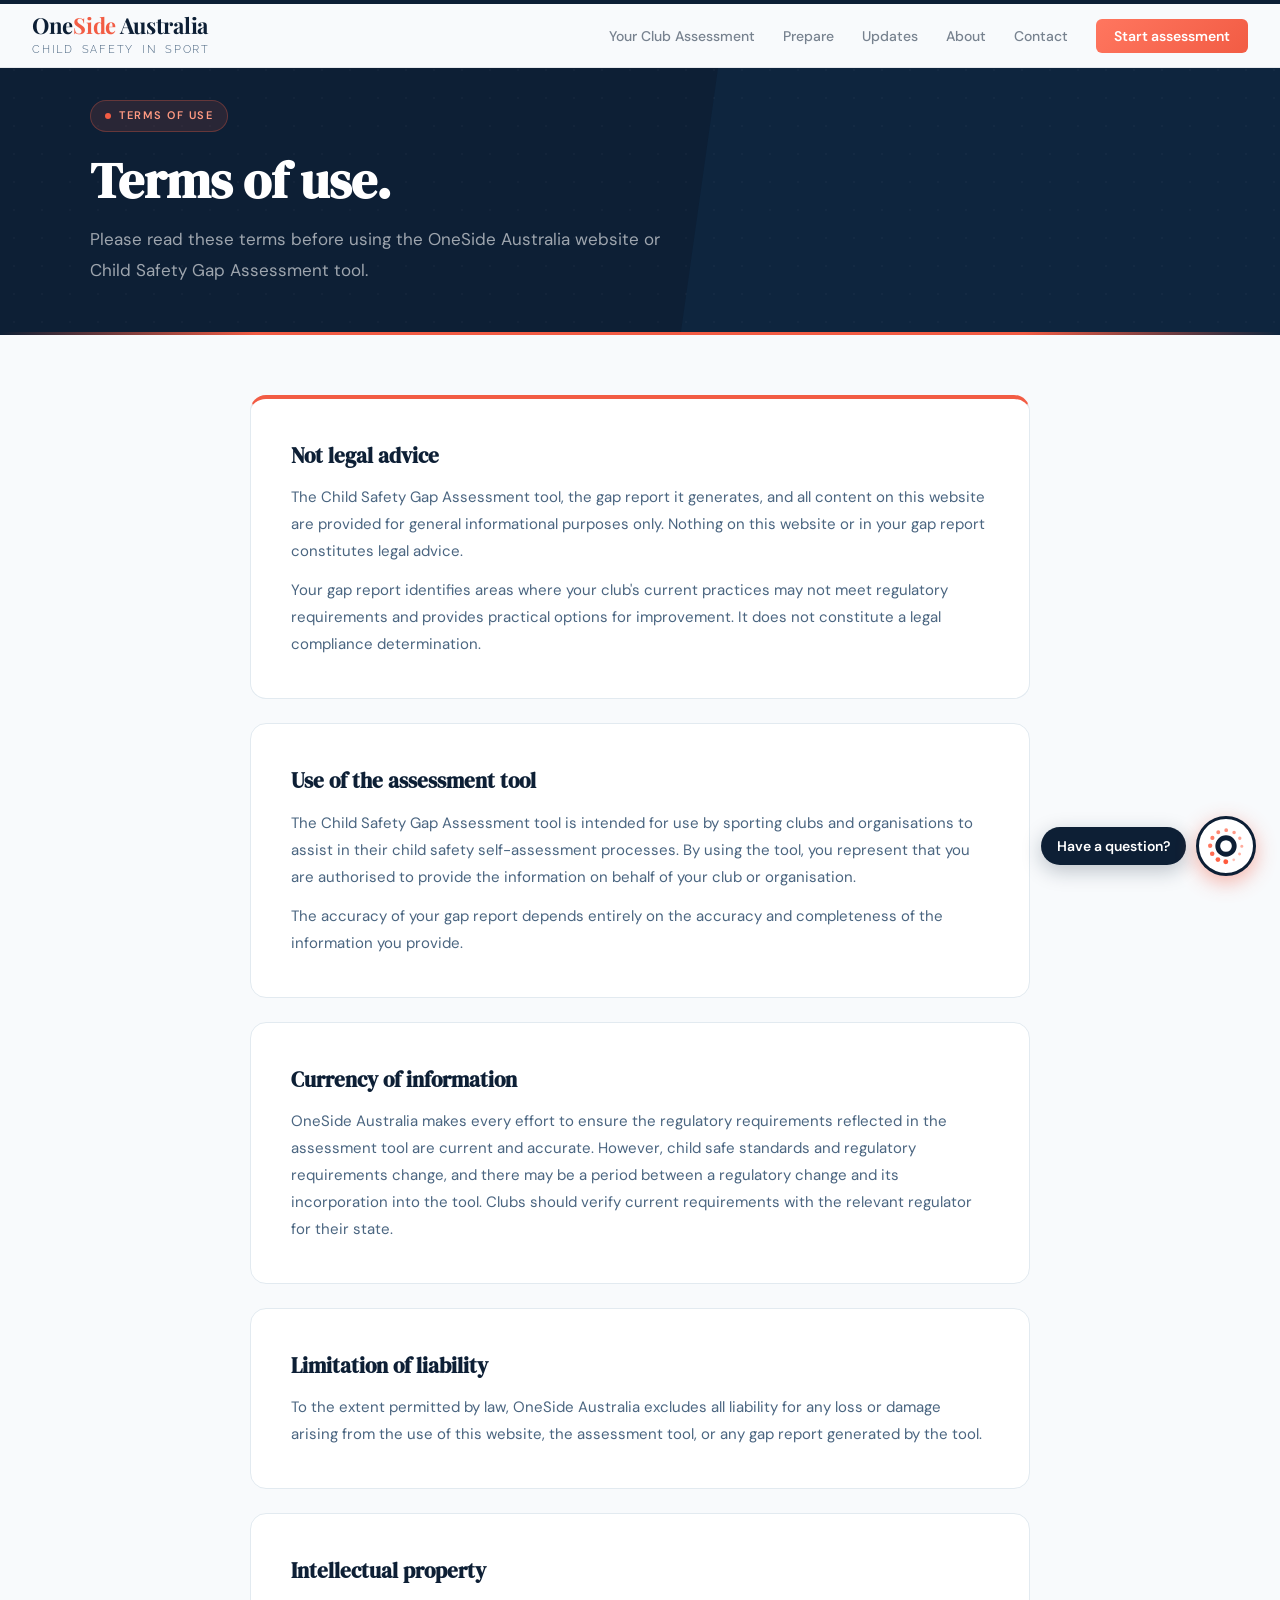
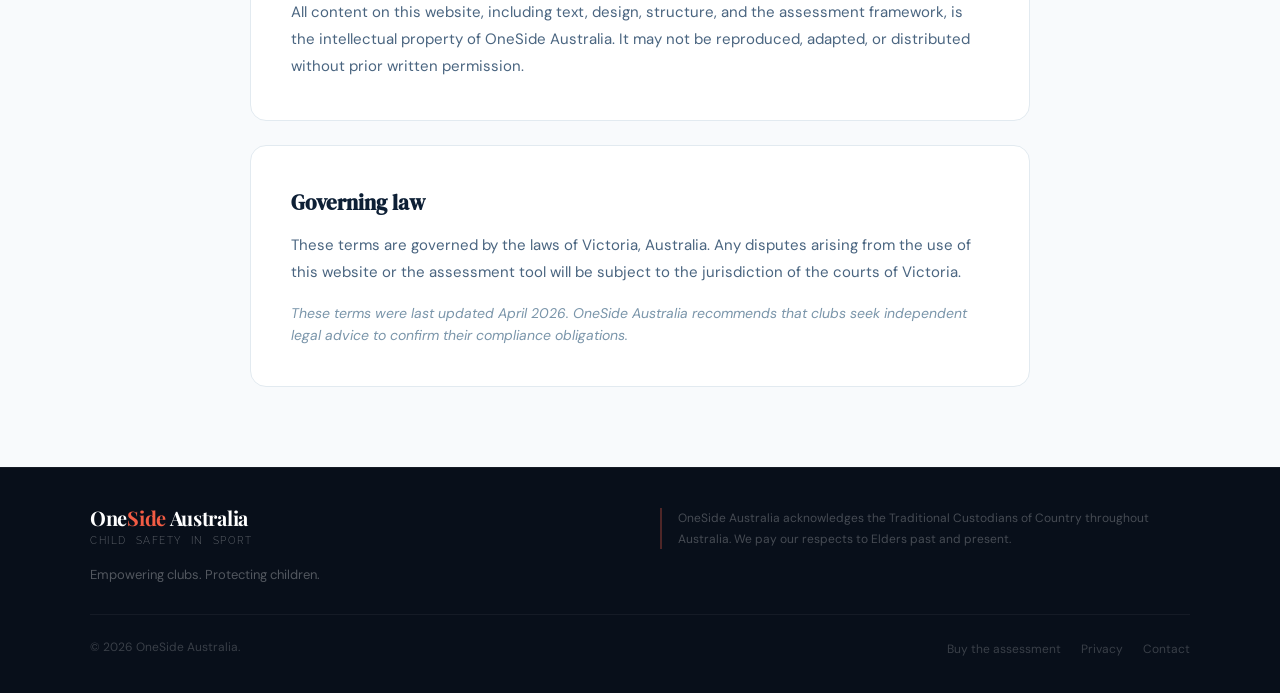
<file: terms.html>
﻿<!DOCTYPE html>
<html lang="en">
<head>
<meta charset="UTF-8">
<meta name="viewport" content="width=device-width, initial-scale=1.0">
<title>Terms of Use | OneSide Australia</title>
<meta name="description" content="Terms of use for the OneSide Australia website and Child Safety Gap Assessment tool.">
<meta name="robots" content="index, follow">
<link rel="canonical" href="https://www.onesideaustralia.com.au/terms">
<meta property="og:title" content="Terms of Use | OneSide Australia">
<meta property="og:description" content="Terms of use for the OneSide Australia website and Child Safety Gap Assessment tool.">
<meta property="og:url" content="https://www.onesideaustralia.com.au/terms">
<meta property="og:type" content="website">
<meta property="og:site_name" content="OneSide Australia">
<meta property="og:image" content="https://www.onesideaustralia.com.au/images/og-image.png">
<meta property="og:image:width" content="1200">
<meta property="og:image:height" content="630">
<meta name="twitter:card" content="summary_large_image">
<meta name="twitter:image" content="https://www.onesideaustralia.com.au/images/og-image.png">
<link href="https://fonts.googleapis.com/css2?family=DM+Serif+Display:ital@0;1&family=DM+Sans:ital,wght@0,400;0,500;0,600;1,400&family=Playfair+Display:wght@700&family=Raleway:wght@300&display=swap" rel="stylesheet">
<link rel="icon" type="image/svg+xml" href="/favicon.svg">
<link rel="alternate icon" href="/favicon.ico">
<link rel="stylesheet" href="styles.css">
<!-- Google Analytics (G-QF3S1J1RBE). The tag is loaded after the page
     finishes loading so it never delays the page or the hero headline animation. -->
<script>
  window.dataLayer = window.dataLayer || [];
  function gtag(){dataLayer.push(arguments);}
  gtag('js', new Date());
  gtag('config', 'G-QF3S1J1RBE');
  window.addEventListener('load', function () {
    var s = document.createElement('script');
    s.async = true;
    s.src = 'https://www.googletagmanager.com/gtag/js?id=G-QF3S1J1RBE';
    document.head.appendChild(s);
  });
</script>
<!-- Microsoft Clarity (project z31mef8ixa). Loaded after the page finishes
     loading so it never delays the page or the hero headline animation. -->
<script type="text/javascript">
    window.addEventListener('load', function () {
        (function(c,l,a,r,i,t,y){
            c[a]=c[a]||function(){(c[a].q=c[a].q||[]).push(arguments)};
            t=l.createElement(r);t.async=1;t.src="https://www.clarity.ms/tag/"+i;
            y=l.getElementsByTagName(r)[0];y.parentNode.insertBefore(t,y);
        })(window, document, "clarity", "script", "z31mef8ixa");
    });
</script>
</head>
<body>
<nav>
  <div class="nav-logo">
    <a href="/" style="text-decoration:none;">
      <div>
        <div id="nav-brand" style="font-family:'Playfair Display',Georgia,serif;font-weight:700;font-size:22px;line-height:1;letter-spacing:-0.3px;white-space:nowrap;"><span style="color:#0D1F35">One</span><span style="color:#F25C44">Side</span><span style="color:#0D1F35"> Australia</span></div>
        <div id="logo-sub-wrap" style="margin-top:5px;">
          <div style="display:flex;justify-content:space-between;"><span style="font-family:'Raleway',sans-serif;font-weight:300;font-size:10.5px;color:#4A6580;">C</span><span style="font-family:'Raleway',sans-serif;font-weight:300;font-size:10.5px;color:#4A6580;">H</span><span style="font-family:'Raleway',sans-serif;font-weight:300;font-size:10.5px;color:#4A6580;">I</span><span style="font-family:'Raleway',sans-serif;font-weight:300;font-size:10.5px;color:#4A6580;">L</span><span style="font-family:'Raleway',sans-serif;font-weight:300;font-size:10.5px;color:#4A6580;">D</span><span style="font-family:'Raleway',sans-serif;font-weight:300;font-size:10.5px;color:#4A6580;">&nbsp;&nbsp;</span><span style="font-family:'Raleway',sans-serif;font-weight:300;font-size:10.5px;color:#4A6580;">S</span><span style="font-family:'Raleway',sans-serif;font-weight:300;font-size:10.5px;color:#4A6580;">A</span><span style="font-family:'Raleway',sans-serif;font-weight:300;font-size:10.5px;color:#4A6580;">F</span><span style="font-family:'Raleway',sans-serif;font-weight:300;font-size:10.5px;color:#4A6580;">E</span><span style="font-family:'Raleway',sans-serif;font-weight:300;font-size:10.5px;color:#4A6580;">T</span><span style="font-family:'Raleway',sans-serif;font-weight:300;font-size:10.5px;color:#4A6580;">Y</span><span style="font-family:'Raleway',sans-serif;font-weight:300;font-size:10.5px;color:#4A6580;">&nbsp;&nbsp;</span><span style="font-family:'Raleway',sans-serif;font-weight:300;font-size:10.5px;color:#4A6580;">I</span><span style="font-family:'Raleway',sans-serif;font-weight:300;font-size:10.5px;color:#4A6580;">N</span><span style="font-family:'Raleway',sans-serif;font-weight:300;font-size:10.5px;color:#4A6580;">&nbsp;&nbsp;</span><span style="font-family:'Raleway',sans-serif;font-weight:300;font-size:10.5px;color:#4A6580;">S</span><span style="font-family:'Raleway',sans-serif;font-weight:300;font-size:10.5px;color:#4A6580;">P</span><span style="font-family:'Raleway',sans-serif;font-weight:300;font-size:10.5px;color:#4A6580;">O</span><span style="font-family:'Raleway',sans-serif;font-weight:300;font-size:10.5px;color:#4A6580;">R</span><span style="font-family:'Raleway',sans-serif;font-weight:300;font-size:10.5px;color:#4A6580;">T</span></div>
        </div>
      </div>
    </a>
  </div>
  <ul class="nav-links">
    <li><a href="/assessment">Your Club Assessment</a></li>
    <li><a href="/prepare">Prepare</a></li>
    <li><a href="/updates">Updates</a></li>
    <li><a href="/about">About</a></li>
    <li><a href="/contact">Contact</a></li>
    <li><a href="/pay" class="nav-cta">Start assessment</a></li>
  </ul>
  <button class="hamburger" onclick="toggleMobileNav()" aria-label="Menu">
    <span></span><span></span><span></span>
  </button>
</nav>
<div class="mobile-nav" id="mobileNav">
  <a href="/assessment">Your Club Assessment</a>
  <a href="/prepare">Prepare</a>
  <a href="/updates">Updates</a>
  <a href="/about">About</a>
  <a href="/contact">Contact</a>
  <a href="/pay" class="nav-cta">Start assessment</a>
</div>
<main>
  <div class="page-hero" style="padding:100px 2rem 50px;">
    <div class="ph-band"></div><div class="ph-dots"></div><div class="ph-line"></div>
    <div class="ph-inner">
      <div class="ph-tag">Terms of Use</div>
      <h1>Terms of use.</h1>
      <p>Please read these terms before using the OneSide Australia website or Child Safety Gap Assessment tool.</p>
    </div>
  </div>
  <section style="padding:60px 2rem 80px;background:var(--off-white);">
    <div class="section-inner" style="max-width:780px;">
      <div style="background:white;border:1px solid var(--muted);border-radius:16px;padding:40px;margin-bottom:24px;border-top:4px solid var(--coral);">
        <h2 style="font-family:'DM Serif Display',serif;font-size:1.3rem;color:var(--midnight);margin-bottom:12px;">Not legal advice</h2>
        <p style="font-size:15px;color:var(--text-mid);line-height:1.8;margin-bottom:12px;">The Child Safety Gap Assessment tool, the gap report it generates, and all content on this website are provided for general informational purposes only. Nothing on this website or in your gap report constitutes legal advice.</p>
        <p style="font-size:15px;color:var(--text-mid);line-height:1.8;">Your gap report identifies areas where your club's current practices may not meet regulatory requirements and provides practical options for improvement. It does not constitute a legal compliance determination.</p>
      </div>
      <div style="background:white;border:1px solid var(--muted);border-radius:16px;padding:40px;margin-bottom:24px;">
        <h2 style="font-family:'DM Serif Display',serif;font-size:1.3rem;color:var(--midnight);margin-bottom:12px;">Use of the assessment tool</h2>
        <p style="font-size:15px;color:var(--text-mid);line-height:1.8;margin-bottom:12px;">The Child Safety Gap Assessment tool is intended for use by sporting clubs and organisations to assist in their child safety self-assessment processes. By using the tool, you represent that you are authorised to provide the information on behalf of your club or organisation.</p>
        <p style="font-size:15px;color:var(--text-mid);line-height:1.8;">The accuracy of your gap report depends entirely on the accuracy and completeness of the information you provide.</p>
      </div>
      <div style="background:white;border:1px solid var(--muted);border-radius:16px;padding:40px;margin-bottom:24px;">
        <h2 style="font-family:'DM Serif Display',serif;font-size:1.3rem;color:var(--midnight);margin-bottom:12px;">Currency of information</h2>
        <p style="font-size:15px;color:var(--text-mid);line-height:1.8;">OneSide Australia makes every effort to ensure the regulatory requirements reflected in the assessment tool are current and accurate. However, child safe standards and regulatory requirements change, and there may be a period between a regulatory change and its incorporation into the tool. Clubs should verify current requirements with the relevant regulator for their state.</p>
      </div>
      <div style="background:white;border:1px solid var(--muted);border-radius:16px;padding:40px;margin-bottom:24px;">
        <h2 style="font-family:'DM Serif Display',serif;font-size:1.3rem;color:var(--midnight);margin-bottom:12px;">Limitation of liability</h2>
        <p style="font-size:15px;color:var(--text-mid);line-height:1.8;">To the extent permitted by law, OneSide Australia excludes all liability for any loss or damage arising from the use of this website, the assessment tool, or any gap report generated by the tool.</p>
      </div>
      <div style="background:white;border:1px solid var(--muted);border-radius:16px;padding:40px;margin-bottom:24px;">
        <h2 style="font-family:'DM Serif Display',serif;font-size:1.3rem;color:var(--midnight);margin-bottom:12px;">Intellectual property</h2>
        <p style="font-size:15px;color:var(--text-mid);line-height:1.8;">All content on this website, including text, design, structure, and the assessment framework, is the intellectual property of OneSide Australia. It may not be reproduced, adapted, or distributed without prior written permission.</p>
      </div>
      <div style="background:white;border:1px solid var(--muted);border-radius:16px;padding:40px;">
        <h2 style="font-family:'DM Serif Display',serif;font-size:1.3rem;color:var(--midnight);margin-bottom:12px;">Governing law</h2>
        <p style="font-size:15px;color:var(--text-mid);line-height:1.8;margin-bottom:16px;">These terms are governed by the laws of Victoria, Australia. Any disputes arising from the use of this website or the assessment tool will be subject to the jurisdiction of the courts of Victoria.</p>
        <p style="font-size:14px;color:var(--text-light);font-style:italic;">These terms were last updated April 2026. OneSide Australia recommends that clubs seek independent legal advice to confirm their compliance obligations.</p>
      </div>
    </div>
  </section>
</main>
<footer>
  <div class="ft-top">
    <div class="ft-brand"><a href="/" style="text-decoration:none;display:inline-block;"><div style="font-family:'Playfair Display',Georgia,serif;font-weight:700;font-size:20px;line-height:1;letter-spacing:-0.3px;white-space:nowrap;"><span style="color:#fff">One</span><span style="color:#F25C44">Side</span><span style="color:#fff"> Australia</span></div><div style="margin-top:5px;font-family:'Raleway',sans-serif;font-weight:300;font-size:9.5px;letter-spacing:0.16em;color:rgba(255,255,255,0.35);">CHILD&nbsp;&nbsp;SAFETY&nbsp;&nbsp;IN&nbsp;&nbsp;SPORT</div></a>
    <p>Empowering clubs. Protecting children.</p></div>
    <div class="ft-ack">OneSide Australia acknowledges the Traditional Custodians of Country throughout Australia. We pay our respects to Elders past and present.</div>
  </div>
  <div class="ft-bottom"><div class="ft-copy">© 2026 OneSide Australia.</div><ul class="ft-links"><li><a href="/pay">Buy the assessment</a></li><li><a href="/privacy">Privacy</a></li><li><a href="/contact">Contact</a></li></ul></div>
</footer>
<script src="scripts.js"></script>
<script>
window.addEventListener('load',function(){
  var brand=document.getElementById('nav-brand');
  var wrap=document.getElementById('logo-sub-wrap');
  if(brand&&wrap){wrap.style.width=brand.offsetWidth+'px';}
});
</script>
</body>
</html>
</file>
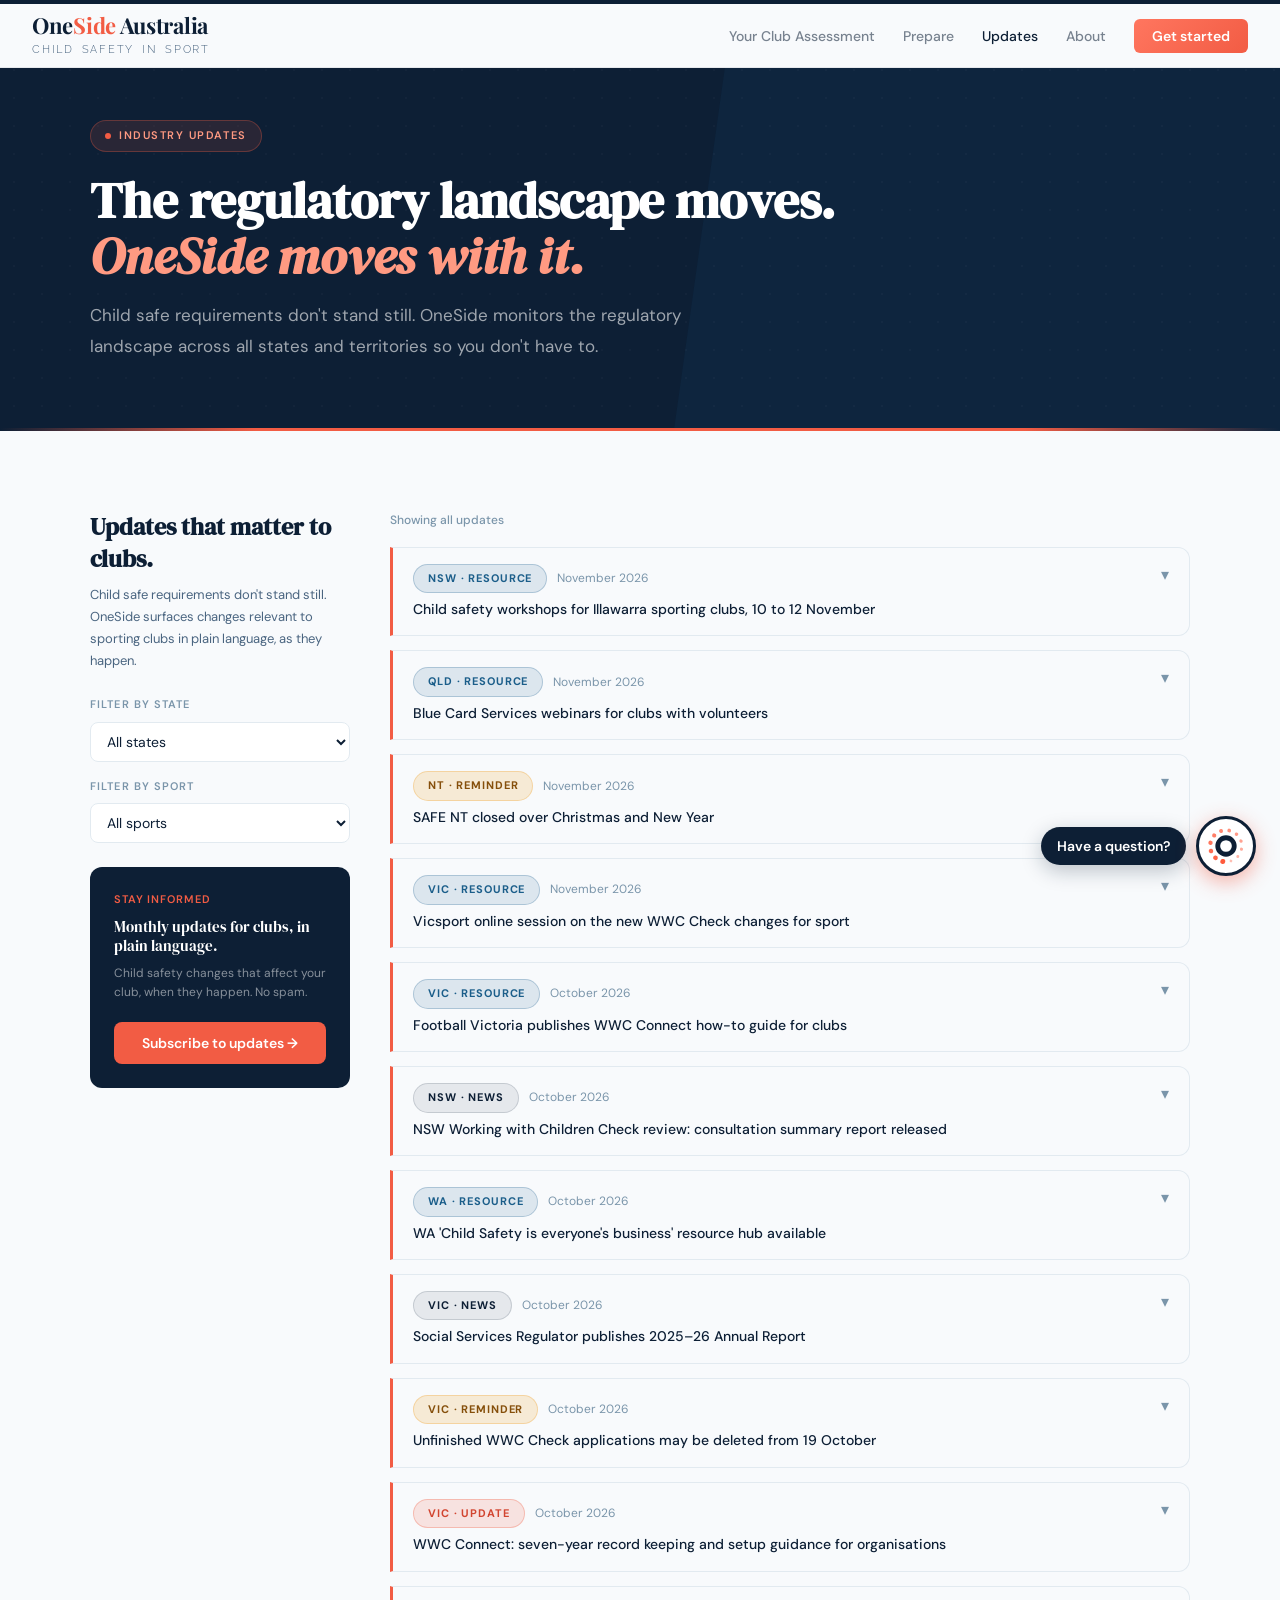
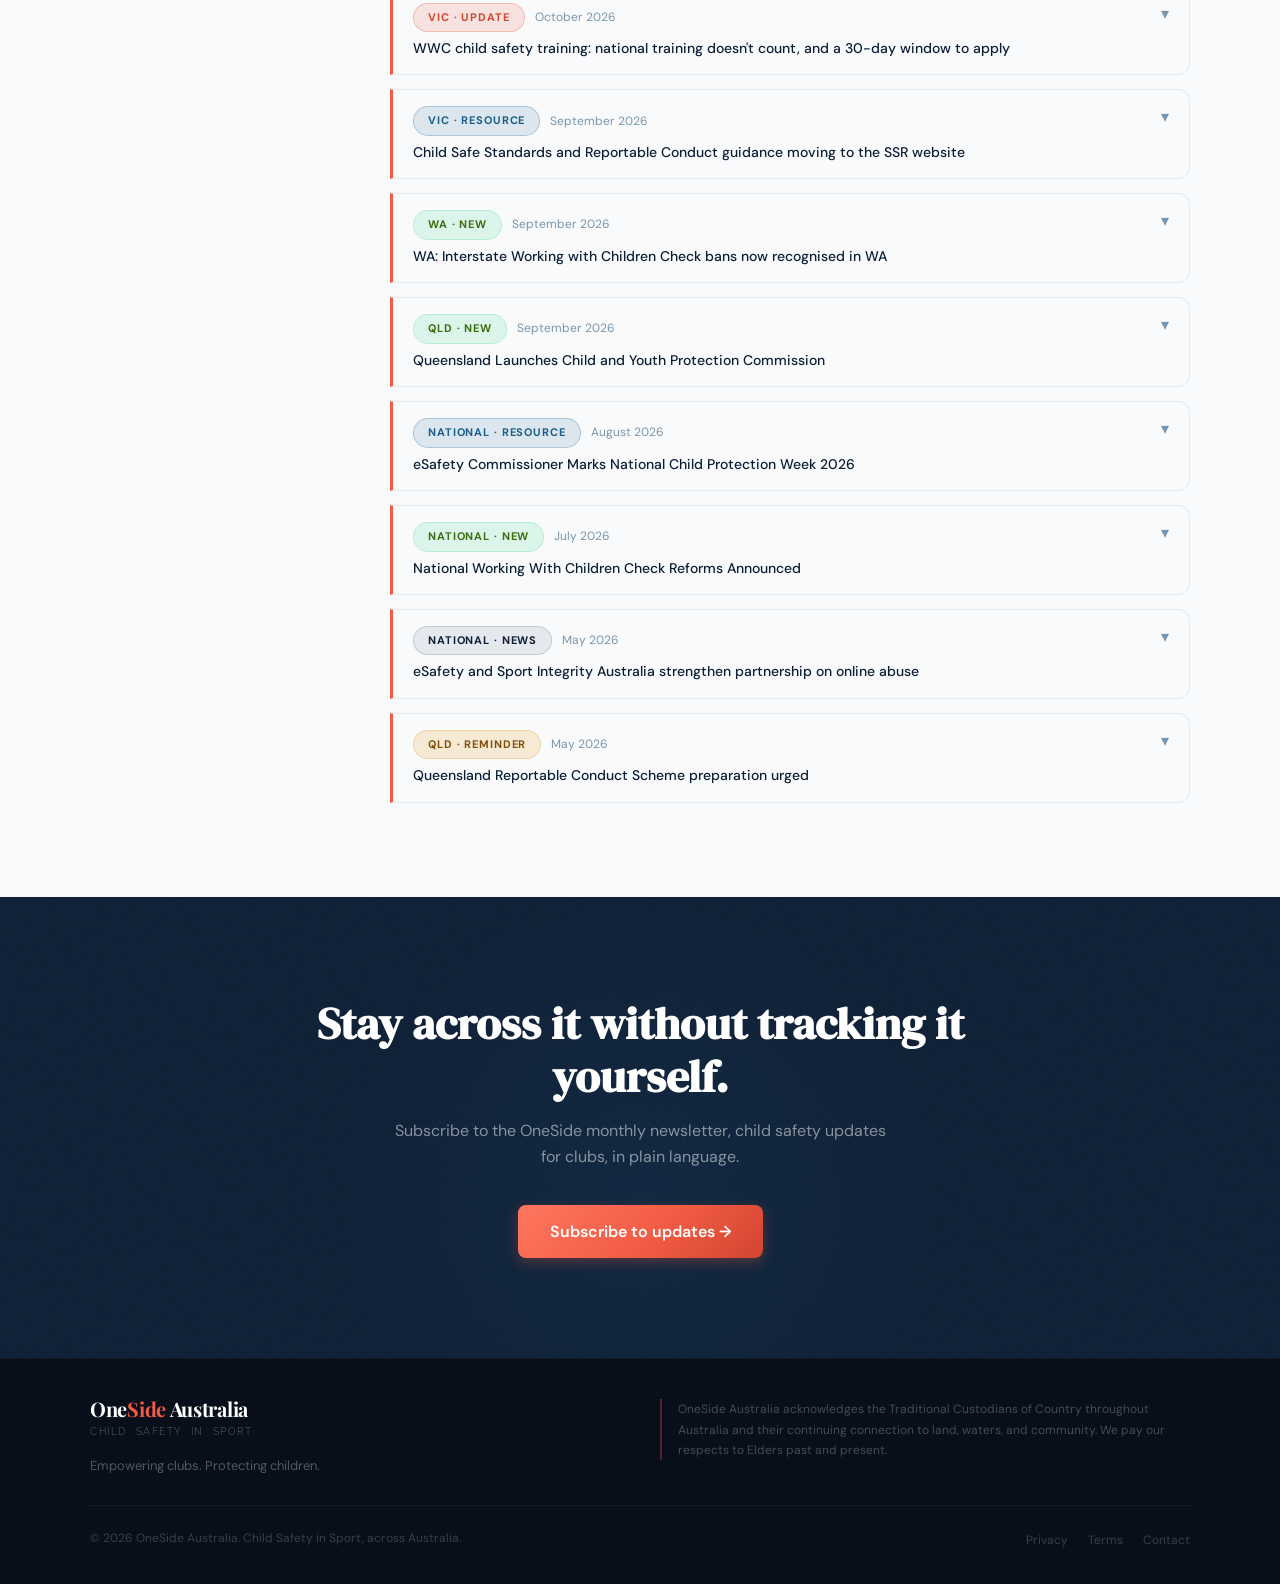
<file: updates.html>
﻿<!DOCTYPE html>
<html lang="en">
<head>
<meta charset="UTF-8">
<meta name="viewport" content="width=device-width, initial-scale=1.0">
<title>Child Safety Updates for Sporting Clubs | OneSide Australia</title>
<meta name="description" content="Stay across child safety regulatory changes affecting Australian sporting clubs. National Principles, National Integrity Framework and sport-specific updates in plain language.">
<meta name="keywords" content="child safety updates sport Australia, child safe standards changes, National Integrity Framework updates, child safety regulations sporting clubs, child safe compliance updates AFL netball cricket">
<meta name="robots" content="index, follow">
<link rel="canonical" href="https://www.onesideaustralia.com.au/updates">
<meta property="og:title" content="Child Safety Updates for Sporting Clubs | OneSide Australia">
<meta property="og:url" content="https://www.onesideaustralia.com.au/updates">
<meta property="og:type" content="website">
<meta property="og:site_name" content="OneSide Australia">
<meta property="og:image" content="https://www.onesideaustralia.com.au/images/og-image.png">
<meta property="og:image:width" content="1200">
<meta property="og:image:height" content="630">
<meta name="twitter:card" content="summary_large_image">
<meta name="twitter:image" content="https://www.onesideaustralia.com.au/images/og-image.png">
<link href="https://fonts.googleapis.com/css2?family=DM+Serif+Display:ital@0;1&family=DM+Sans:ital,wght@0,400;0,500;0,600;1,400&family=Playfair+Display:wght@700&family=Raleway:wght@300&display=swap" rel="stylesheet">
<link rel="icon" type="image/svg+xml" href="/favicon.svg">
<link rel="alternate icon" href="/favicon.ico">
<link rel="stylesheet" href="styles.css">
<!-- Google Analytics (G-QF3S1J1RBE). The tag is loaded after the page
     finishes loading so it never delays the page or the hero headline animation. -->
<script>
  window.dataLayer = window.dataLayer || [];
  function gtag(){dataLayer.push(arguments);}
  gtag('js', new Date());
  gtag('config', 'G-QF3S1J1RBE');
  window.addEventListener('load', function () {
    var s = document.createElement('script');
    s.async = true;
    s.src = 'https://www.googletagmanager.com/gtag/js?id=G-QF3S1J1RBE';
    document.head.appendChild(s);
  });
</script>
<!-- Microsoft Clarity (project z31mef8ixa). Loaded after the page finishes
     loading so it never delays the page or the hero headline animation. -->
<script type="text/javascript">
    window.addEventListener('load', function () {
        (function(c,l,a,r,i,t,y){
            c[a]=c[a]||function(){(c[a].q=c[a].q||[]).push(arguments)};
            t=l.createElement(r);t.async=1;t.src="https://www.clarity.ms/tag/"+i;
            y=l.getElementsByTagName(r)[0];y.parentNode.insertBefore(t,y);
        })(window, document, "clarity", "script", "z31mef8ixa");
    });
</script>
</head>
<body>
<nav>
  <div class="nav-logo">
    <a href="/" style="text-decoration:none;">
      <div>
        <div id="nav-brand" style="font-family:'Playfair Display',Georgia,serif;font-weight:700;font-size:22px;line-height:1;letter-spacing:-0.3px;white-space:nowrap;"><span style="color:#0D1F35">One</span><span style="color:#F25C44">Side</span><span style="color:#0D1F35"> Australia</span></div>
        <div id="logo-sub-wrap" style="margin-top:5px;">
          <div style="display:flex;justify-content:space-between;"><span style="font-family:'Raleway',sans-serif;font-weight:300;font-size:10.5px;color:#4A6580;">C</span><span style="font-family:'Raleway',sans-serif;font-weight:300;font-size:10.5px;color:#4A6580;">H</span><span style="font-family:'Raleway',sans-serif;font-weight:300;font-size:10.5px;color:#4A6580;">I</span><span style="font-family:'Raleway',sans-serif;font-weight:300;font-size:10.5px;color:#4A6580;">L</span><span style="font-family:'Raleway',sans-serif;font-weight:300;font-size:10.5px;color:#4A6580;">D</span><span style="font-family:'Raleway',sans-serif;font-weight:300;font-size:10.5px;color:#4A6580;">&nbsp;&nbsp;</span><span style="font-family:'Raleway',sans-serif;font-weight:300;font-size:10.5px;color:#4A6580;">S</span><span style="font-family:'Raleway',sans-serif;font-weight:300;font-size:10.5px;color:#4A6580;">A</span><span style="font-family:'Raleway',sans-serif;font-weight:300;font-size:10.5px;color:#4A6580;">F</span><span style="font-family:'Raleway',sans-serif;font-weight:300;font-size:10.5px;color:#4A6580;">E</span><span style="font-family:'Raleway',sans-serif;font-weight:300;font-size:10.5px;color:#4A6580;">T</span><span style="font-family:'Raleway',sans-serif;font-weight:300;font-size:10.5px;color:#4A6580;">Y</span><span style="font-family:'Raleway',sans-serif;font-weight:300;font-size:10.5px;color:#4A6580;">&nbsp;&nbsp;</span><span style="font-family:'Raleway',sans-serif;font-weight:300;font-size:10.5px;color:#4A6580;">I</span><span style="font-family:'Raleway',sans-serif;font-weight:300;font-size:10.5px;color:#4A6580;">N</span><span style="font-family:'Raleway',sans-serif;font-weight:300;font-size:10.5px;color:#4A6580;">&nbsp;&nbsp;</span><span style="font-family:'Raleway',sans-serif;font-weight:300;font-size:10.5px;color:#4A6580;">S</span><span style="font-family:'Raleway',sans-serif;font-weight:300;font-size:10.5px;color:#4A6580;">P</span><span style="font-family:'Raleway',sans-serif;font-weight:300;font-size:10.5px;color:#4A6580;">O</span><span style="font-family:'Raleway',sans-serif;font-weight:300;font-size:10.5px;color:#4A6580;">R</span><span style="font-family:'Raleway',sans-serif;font-weight:300;font-size:10.5px;color:#4A6580;">T</span></div>
        </div>
      </div>
    </a>
  </div>
  <ul class="nav-links">
    <li><a href="/assessment">Your Club Assessment</a></li>
    <li><a href="/prepare">Prepare</a></li>
    <li><a href="/updates" class="active">Updates</a></li>
    <li><a href="/about">About</a></li>
    <li><a href="/contact" class="nav-cta">Get started</a></li>
  </ul>
  <button class="hamburger" onclick="toggleMobileNav()" aria-label="Menu">
    <span></span><span></span><span></span>
  </button>
</nav>
<div class="mobile-nav" id="mobileNav">
  <a href="/assessment">Your Club Assessment</a>
  <a href="/prepare">Prepare</a>
  <a href="/updates">Updates</a>
  <a href="/about">About</a>
  <a href="/contact" class="nav-cta">Get started</a>
</div>
<main>
  <div class="page-hero">
    <div class="ph-band"></div><div class="ph-dots"></div><div class="ph-line"></div>
    <div class="ph-inner">
      <div class="ph-tag">Industry Updates</div>
      <h1>The regulatory landscape moves.<br><em>OneSide moves with it.</em></h1>
      <p>Child safe requirements don't stand still. OneSide monitors the regulatory landscape across all states and territories so you don't have to.</p>
    </div>
  </div>
  <section style="padding:80px 2rem;background:var(--off-white);">
    <div class="section-inner">
      <div style="display:grid;grid-template-columns:260px 1fr;gap:40px;align-items:start;">
        <div style="position:sticky;top:84px;">
          <h2 style="font-family:'DM Serif Display',serif;font-size:1.5rem;color:var(--midnight);margin-bottom:10px;line-height:1.3;">Updates that matter to clubs.</h2>
          <p style="font-size:13px;color:var(--text-mid);line-height:1.7;margin-bottom:24px;">Child safe requirements don't stand still. OneSide surfaces changes relevant to sporting clubs in plain language, as they happen.</p>
          <div style="font-size:11px;font-weight:600;letter-spacing:0.1em;text-transform:uppercase;color:var(--text-light);margin-bottom:8px;">Filter by state</div>
          <select onchange="filterUpdates(this.value)" style="width:100%;padding:9px 12px;font-size:14px;border:1px solid var(--muted);border-radius:8px;background:white;color:var(--midnight);font-family:'DM Sans',sans-serif;margin-bottom:16px;outline:none;cursor:pointer;">
            <option value="all">All states</option>
            <option value="national">National</option>
            <option value="vic">Victoria</option>
            <option value="nsw">NSW</option>
            <option value="qld">Queensland</option>
            <option value="sa">South Australia</option>
            <option value="wa">Western Australia</option>
            <option value="tas">Tasmania</option>
            <option value="act">ACT</option>
            <option value="nt">Northern Territory</option>
          </select>
          <div style="font-size:11px;font-weight:600;letter-spacing:0.1em;text-transform:uppercase;color:var(--text-light);margin-bottom:8px;">Filter by sport</div>
          <select onchange="filterSport(this.value)" style="width:100%;padding:9px 12px;font-size:14px;border:1px solid var(--muted);border-radius:8px;background:white;color:var(--midnight);font-family:'DM Sans',sans-serif;margin-bottom:24px;outline:none;cursor:pointer;">
            <option value="all">All sports</option>
            <option value="afl">AFL</option>
            <option value="netball">Netball</option>
            <option value="cricket">Cricket</option>
            <option value="soccer">Soccer</option>
            <option value="rugby-league">Rugby League</option>
            <option value="rugby-union">Rugby Union</option>
            <option value="basketball">Basketball</option>
            <option value="tennis">Tennis</option>
            <option value="golf">Golf</option>
            <option value="table-tennis">Table Tennis</option>
          </select>
          <div id="subscribe" style="background:var(--midnight);border-radius:12px;padding:24px;">
            <div style="font-size:11px;font-weight:600;letter-spacing:0.08em;text-transform:uppercase;color:var(--coral);margin-bottom:8px;">Stay informed</div>
            <p style="font-size:15px;font-family:'DM Serif Display',serif;color:white;line-height:1.3;margin-bottom:8px;">Monthly updates for clubs, in plain language.</p>
            <p style="font-size:12px;color:rgba(255,255,255,0.5);line-height:1.6;margin-bottom:20px;">Child safety changes that affect your club, when they happen. No spam.</p>
            <button onclick="openNewsletterModal()" style="background:var(--coral);color:white;border:none;border-radius:8px;padding:12px 24px;font-size:14px;font-weight:600;font-family:'DM Sans',sans-serif;cursor:pointer;width:100%;">Subscribe to updates →</button>
          </div>
        </div>
        <div>
          <div style="font-size:12px;font-weight:500;color:var(--text-light);margin-bottom:16px;" id="updates-count">Showing all updates</div>
          <div id="updates-list">
            <div class="update-card" data-region="nsw" data-sport="all" data-sortdate="2026-11"><div class="uc-head" onclick="toggleUpdate(this.closest('.update-card'))"><div class="uc-head-inner"><div class="uc-meta"><span class="uc-tag t-resource">NSW · Resource</span><span class="uc-date">November 2026</span></div><h5>Child safety workshops for Illawarra sporting clubs, 10 to 12 November</h5></div><span class="uc-chevron">▾</span></div><div class="uc-body"><p>The NSW Office of Sport and Wollongong City Council are running interactive child safety workshops in Wollongong, Dapto and Woonona from 10 to 12 November 2026. Delivered by the Office of Sport and the Office of the Children&#39;s Guardian, they cover de-escalating challenging behaviour, managing child safety risks and implementing Child Safe Standards. Illawarra sporting organisations can register through the Illawarra Sport Integrity Roadshow page.</p><a href="https://www.nsw.gov.au/departments-and-agencies/office-of-sport/news-media/keeping-children-safe-sport" class="uc-source-link" target="_blank" rel="noopener">Read more at Office of Sport NSW ↗</a></div></div>
            <div class="update-card" data-region="qld" data-sport="all" data-sortdate="2026-11"><div class="uc-head" onclick="toggleUpdate(this.closest('.update-card'))"><div class="uc-head-inner"><div class="uc-meta"><span class="uc-tag t-resource">QLD · Resource</span><span class="uc-date">November 2026</span></div><h5>Blue Card Services webinars for clubs with volunteers</h5></div><span class="uc-chevron">▾</span></div><div class="uc-body"><p>Blue Card Services is running online sessions on Microsoft Teams for organisations that have volunteers working with children, on 18 November and 9 December 2026. Sessions cover who needs a blue card, how to apply for a volunteer blue card and what volunteers and organisations must do under blue card laws. A Ready, Set, Compliant session on 1 December 2026 covers linking requirements, the employee register and the Organisation Portal.</p><a href="https://www.qld.gov.au/jobs/blue-card/contacting/events" class="uc-source-link" target="_blank" rel="noopener">Read more at Blue Card Services, Queensland Government ↗</a></div></div>
            <div class="update-card" data-region="nt" data-sport="all" data-sortdate="2026-11"><div class="uc-head" onclick="toggleUpdate(this.closest('.update-card'))"><div class="uc-head-inner"><div class="uc-meta"><span class="uc-tag t-reminder">NT · Reminder</span><span class="uc-date">November 2026</span></div><h5>SAFE NT closed over Christmas and New Year</h5></div><span class="uc-chevron">▾</span></div><div class="uc-body"><p>SAFE NT, which handles Working with Children Clearances (Ochre Cards), will close its Customer Service Centre at 71 Smith St and its Call Centre from Monday 21 December 2026 to Friday 1 January 2027, reopening Monday 4 January 2027. Online self-service options stay available during the break. Clubs should remind coaches and volunteers who need in-person or phone help with an Ochre Card to contact SAFE NT before 21 December.</p><a href="https://pfes.nt.gov.au/SAFENT" class="uc-source-link" target="_blank" rel="noopener">Read more at NT Police, Fire and Emergency Services (SAFE NT) ↗</a></div></div>
            <div class="update-card" data-region="vic" data-sport="all" data-sortdate="2026-11"><div class="uc-head" onclick="toggleUpdate(this.closest('.update-card'))"><div class="uc-head-inner"><div class="uc-meta"><span class="uc-tag t-resource">VIC · Resource</span><span class="uc-date">November 2026</span></div><h5>Vicsport online session on the new WWC Check changes for sport</h5></div><span class="uc-chevron">▾</span></div><div class="uc-body"><p>Vicsport is running a free online Child Safe Sport Community of Practice on Monday 16 November 2026, 10:30am to 12:00pm, on the Working with Children Check changes that started on 19 October 2026. It will cover WWC Connect, the mandatory child safety training and how to put the changes into practice in sporting organisations, clubs and associations. Registrations close at 11:55pm on 15 November 2026.</p><a href="https://www.vicsport.com.au/events/388720" class="uc-source-link" target="_blank" rel="noopener">Read more at Vicsport ↗</a></div></div>
            <div class="update-card" data-region="vic" data-sport="all" data-sortdate="2026-10"><div class="uc-head" onclick="toggleUpdate(this.closest('.update-card'))"><div class="uc-head-inner"><div class="uc-meta"><span class="uc-tag t-resource">VIC · Resource</span><span class="uc-date">October 2026</span></div><h5>Football Victoria publishes WWC Connect how-to guide for clubs</h5></div><span class="uc-chevron">▾</span></div><div class="uc-body"><p>Football Victoria has a Working With Children Reform section on its child safety page, including a step-by-step &#39;How to use WWC Connect Guide&#39; for club administrators and a link to the government webinar on the changes. The page states that all clubs must verify workers or volunteers in child related roles hold a valid Working with Children Check clearance via the WWC checker, and that clubs must also register their organisation through Services Victoria WWC Connect.</p><a href="https://footballvictoria.com.au/about/policies/child-safety" class="uc-source-link" target="_blank" rel="noopener">Read more at Football Victoria ↗</a></div></div>
            <div class="update-card" data-region="nsw" data-sport="all" data-sortdate="2026-10"><div class="uc-head" onclick="toggleUpdate(this.closest('.update-card'))"><div class="uc-head-inner"><div class="uc-meta"><span class="uc-tag t-news">NSW · News</span><span class="uc-date">October 2026</span></div><h5>NSW Working with Children Check review: consultation summary report released</h5></div><span class="uc-chevron">▾</span></div><div class="uc-body"><p>The Children&#39;s Guardian has released the Consultation Summary Report for the review of the NSW Working with Children Act. The consultation was held from November 2025 to March 2026 and thousands participated. The Office of the Children&#39;s Guardian will identify how to best update the Working with Children Check and share its advice with the NSW Government.</p><a href="https://ocg.nsw.gov.au/news/what-we-heard-during-working-children-act-review-consultation" class="uc-source-link" target="_blank" rel="noopener">Read more at Office of the Children&#39;s Guardian NSW ↗</a></div></div>
            <div class="update-card" data-region="wa" data-sport="all" data-sortdate="2026-10"><div class="uc-head" onclick="toggleUpdate(this.closest('.update-card'))"><div class="uc-head-inner"><div class="uc-meta"><span class="uc-tag t-resource">WA · Resource</span><span class="uc-date">October 2026</span></div><h5>WA &#39;Child Safety is everyone&#39;s business&#39; resource hub available</h5></div><span class="uc-chevron">▾</span></div><div class="uc-body"><p>The Department of Communities has a &#39;Child Safety is everyone&#39;s business&#39; page with child safe resources for organisations, families and young people, including how organisations can prioritise the safety of children. The 10 National Principles for Child Safe Organisations are not yet embedded into legislation for WA, but the WA Government has committed to introducing a Child Safe Standards Scheme with Ombudsman WA leading its design.</p><a href="https://www.wa.gov.au/organisation/department-of-communities/child-safety-everyones-business" class="uc-source-link" target="_blank" rel="noopener">Read more at Department of Communities (WA) ↗</a></div></div>
            <div class="update-card" data-region="vic" data-sport="all" data-sortdate="2026-10"><div class="uc-head" onclick="toggleUpdate(this.closest('.update-card'))"><div class="uc-head-inner"><div class="uc-meta"><span class="uc-tag t-news">VIC · News</span><span class="uc-date">October 2026</span></div><h5>Social Services Regulator publishes 2025–26 Annual Report</h5></div><span class="uc-chevron">▾</span></div><div class="uc-body"><p>The Social Services Regulator (SSR) has published its second annual report, covering the 2025–26 financial year. The report highlights the SSR&#39;s progress following the Rapid Child Safety Review, with an expansion of the SSR&#39;s remit to include delivering the Working with Children Check, NDIS Worker Screening Check, the Reportable Conduct Scheme and taking a greater role in upholding the Child Safe Standards.</p><a href="https://www.vic.gov.au/social-services-regulator-2025-26-annual-report" class="uc-source-link" target="_blank" rel="noopener">Read more at Social Services Regulator ↗</a></div></div>
            <div class="update-card" data-region="vic" data-sport="all" data-sortdate="2026-10"><div class="uc-head" onclick="toggleUpdate(this.closest('.update-card'))"><div class="uc-head-inner"><div class="uc-meta"><span class="uc-tag t-reminder">VIC · Reminder</span><span class="uc-date">October 2026</span></div><h5>Unfinished WWC Check applications may be deleted from 19 October</h5></div><span class="uc-chevron">▾</span></div><div class="uc-body"><p>Anyone who starts an online Working with Children Check application but doesn&#39;t complete it, including verifying their identity, before Monday 19 October 2026 may have their application deleted. They will then need to start a new application and complete the mandatory child safety training.</p><a href="https://www.vic.gov.au/working-with-children-check" class="uc-source-link" target="_blank" rel="noopener">Read more at Social Services Regulator (Victoria) ↗</a></div></div>
            <div class="update-card" data-region="vic" data-sport="all" data-sortdate="2026-10"><div class="uc-head" onclick="toggleUpdate(this.closest('.update-card'))"><div class="uc-head-inner"><div class="uc-meta"><span class="uc-tag t-update">VIC · Update</span><span class="uc-date">October 2026</span></div><h5>WWC Connect: seven-year record keeping and setup guidance for organisations</h5></div><span class="uc-chevron">▾</span></div><div class="uc-body"><p>From 19 October 2026, organisations that engage people in child-related work must keep records of each worker&#39;s name, contact details, evidence of verification, and start and end dates for at least seven years after they stop engaging them. Clubs access WWC Connect with a Service Victoria account and business profile, and can add delegates and use bulk upload.</p><a href="https://www.vic.gov.au/working-children-connect" class="uc-source-link" target="_blank" rel="noopener">Read more at Social Services Regulator (Victoria) ↗</a></div></div>
            <div class="update-card" data-region="vic" data-sport="all" data-sortdate="2026-10"><div class="uc-head" onclick="toggleUpdate(this.closest('.update-card'))"><div class="uc-head-inner"><div class="uc-meta"><span class="uc-tag t-update">VIC · Update</span><span class="uc-date">October 2026</span></div><h5>WWC child safety training: national training doesn't count, and a 30-day window to apply</h5></div><span class="uc-chevron">▾</span></div><div class="uc-body"><p>The Social Services Regulator's FAQs for mandatory Working with Children child safety training starting on 19 October 2026 confirm that completing national child safety training does not exempt anyone from the Victorian training. Once someone finishes the training they have 30 days to submit their application, or they must do it again. The training will be made available online in coming weeks to current clearance holders who are not yet due to renew.</p><a href="https://www.vic.gov.au/mandatory-child-safety-training-working-children-clearance-holders" class="uc-source-link" target="_blank" rel="noopener">Read more at Social Services Regulator (Victoria) ↗</a></div></div>
            <div class="update-card" data-region="vic" data-sport="all" data-sortdate="2026-09"><div class="uc-head" onclick="toggleUpdate(this.closest('.update-card'))"><div class="uc-head-inner"><div class="uc-meta"><span class="uc-tag t-resource">VIC · Resource</span><span class="uc-date">September 2026</span></div><h5>Child Safe Standards and Reportable Conduct guidance moving to the SSR website</h5></div><span class="uc-chevron">▾</span></div><div class="uc-body"><p>From 1 October 2026, guidance and resources on the Child Safe Standards and Reportable Conduct Scheme will move from the Commission for Children and Young People website to the Social Services Regulator website. Legal obligations will not change, but clubs should review links to Commission information in their websites, policies and other materials and update them where required. Clubs should continue to contact the SSR about both schemes.</p><a href="https://www.vic.gov.au/child-safe-standards-and-reportable-conduct-scheme-information-moving-ssr-website" class="uc-source-link" target="_blank" rel="noopener">Read more at Social Services Regulator (Victoria) ↗</a></div></div>
            <div class="update-card" data-region="wa" data-sport="all" data-sortdate="2026-09"><div class="uc-head" onclick="toggleUpdate(this.closest('.update-card'))"><div class="uc-head-inner"><div class="uc-meta"><span class="uc-tag t-new">WA · New</span><span class="uc-date">September 2026</span></div><h5>WA: Interstate Working with Children Check bans now recognised in WA</h5></div><span class="uc-chevron">▾</span></div><div class="uc-body"><p>Changes to WA&#39;s Working with Children Check laws are now in effect, so if a person receives an adverse WWC Check decision in another Australian state or territory, that decision is also recognised in WA. There is no transition period, and all pending applicants and card holders are covered from 17 September 2026. If an organisation becomes aware that an employee, volunteer or student is subject to an adverse interstate WWC decision, they must immediately take steps to ensure the person does not continue engaging in child-related work, including those accessing the child or parent volunteer exemption.</p><a href="https://www.wa.gov.au/organisation/department-of-communities/working-children-check-amendments-the-act" class="uc-source-link" target="_blank" rel="noopener">Read more at Department of Communities (WA) ↗</a></div></div>
            <div class="update-card" data-region="qld" data-sport="all" data-sortdate="2026-09"><div class="uc-head" onclick="toggleUpdate(this.closest('.update-card'))"><div class="uc-head-inner"><div class="uc-meta"><span class="uc-tag t-new">QLD · New</span><span class="uc-date">September 2026</span></div><h5>Queensland Launches Child and Youth Protection Commission</h5></div><span class="uc-chevron">▾</span></div><div class="uc-body"><p>Queensland has established a new Child and Youth Protection Commission to centralise child safeguarding oversight across the state. The Commission will coordinate child protection efforts and strengthen safeguarding systems across all sectors, including sporting organisations. This follows recommendations from recent inquiries into child safety in Queensland.</p><a href="https://www.cyjma.qld.gov.au/about-us/partners/child-youth-protection-commission" class="uc-source-link" target="_blank" rel="noopener">Read more at Queensland Government ↗</a></div></div>
            <div class="update-card" data-region="national" data-sport="all" data-sortdate="2026-08"><div class="uc-head" onclick="toggleUpdate(this.closest('.update-card'))"><div class="uc-head-inner"><div class="uc-meta"><span class="uc-tag t-resource">National · Resource</span><span class="uc-date">August 2026</span></div><h5>eSafety Commissioner Marks National Child Protection Week 2026</h5></div><span class="uc-chevron">▾</span></div><div class="uc-body"><p>The eSafety Commissioner has released resources and guidance for National Child Protection Week 2026, focusing on online safety for children and young people. Sporting clubs can access toolkits, safety guides and educational resources to help protect young participants from online risks including cyberbullying, inappropriate content and abuse. The resources are available on the eSafety Commissioner website.</p><a href="https://www.esafety.gov.au/parents/national-child-protection-week" class="uc-source-link" target="_blank" rel="noopener">Read more at eSafety Commissioner ↗</a></div></div>
            <div class="update-card" data-region="national" data-sport="all" data-sortdate="2026-07"><div class="uc-head" onclick="toggleUpdate(this.closest('.update-card'))"><div class="uc-head-inner"><div class="uc-meta"><span class="uc-tag t-new">National · New</span><span class="uc-date">July 2026</span></div><h5>National Working With Children Check Reforms Announced</h5></div><span class="uc-chevron">▾</span></div><div class="uc-body"><p>Australian attorneys-general have agreed to national reforms strengthening working with children checks. The changes will introduce new disqualifying offences and improve information sharing between states and territories. Sporting clubs should expect updates to their state or territory WWCC scheme over the coming months.</p><a href="https://www.ag.gov.au/rights-and-protections/families-and-marriage/working-children-checks" class="uc-source-link" target="_blank" rel="noopener">Read more at Australian Government ↗</a></div></div>
            <div class="update-card" data-region="national" data-sport="all" data-sortdate="2026-05"><div class="uc-head" onclick="toggleUpdate(this.closest('.update-card'))"><div class="uc-head-inner"><div class="uc-meta"><span class="uc-tag t-news">National · News</span><span class="uc-date">May 2026</span></div><h5>eSafety and Sport Integrity Australia strengthen partnership on online abuse</h5></div><span class="uc-chevron">▾</span></div><div class="uc-body"><p>The eSafety Commissioner and Sport Integrity Australia have strengthened their partnership to address online abuse in sport. The collaboration focuses on protecting athletes, particularly children and young people, from online harassment and abuse. Sporting clubs may see new guidance and resources emerge from this partnership to help manage online safety risks.</p><a href="https://www.sportintegrity.gov.au/" class="uc-source-link" target="_blank" rel="noopener">Read more at Sport Integrity Australia ↗</a></div></div>
            <div class="update-card" data-region="qld" data-sport="all" data-sortdate="2026-05"><div class="uc-head" onclick="toggleUpdate(this.closest('.update-card'))"><div class="uc-head-inner"><div class="uc-meta"><span class="uc-tag t-reminder">QLD · Reminder</span><span class="uc-date">May 2026</span></div><h5>Queensland Reportable Conduct Scheme preparation urged</h5></div><span class="uc-chevron">▾</span></div><div class="uc-body"><p>Queensland organisations including sporting clubs are being urged to prepare for the new Reportable Conduct Scheme ahead of its commencement. The scheme will require certain organisations to report and respond to allegations of child abuse and misconduct involving children. Sporting clubs should review their policies and procedures now to ensure they are ready for the new reporting obligations.</p><a href="https://www.qfcc.qld.gov.au/reportable-conduct-scheme" class="uc-source-link" target="_blank" rel="noopener">Read more at Queensland Family and Child Commission ↗</a></div></div>
          </div>
        </div>
      </div>
    </div>
  </section><section class="final-cta"><h2>Stay across it without tracking it yourself.</h2><p>Subscribe to the OneSide monthly newsletter, child safety updates for clubs, in plain language.</p><div class="fca"><button onclick="openNewsletterModal()" class="btn-primary" style="font-size:16px;padding:16px 32px;">Subscribe to updates →</button></div></section>
</main>
<footer>
  <div class="ft-top">
    <div class="ft-brand"><a href="/" style="text-decoration:none;display:inline-block;"><div style="font-family:'Playfair Display',Georgia,serif;font-weight:700;font-size:20px;line-height:1;letter-spacing:-0.3px;white-space:nowrap;"><span style="color:#fff">One</span><span style="color:#F25C44">Side</span><span style="color:#fff"> Australia</span></div><div style="margin-top:5px;font-family:'Raleway',sans-serif;font-weight:300;font-size:9.5px;letter-spacing:0.16em;color:rgba(255,255,255,0.35);">CHILD&nbsp;&nbsp;SAFETY&nbsp;&nbsp;IN&nbsp;&nbsp;SPORT</div></a>
    <p>Empowering clubs. Protecting children.</p></div>
    <div class="ft-ack">OneSide Australia acknowledges the Traditional Custodians of Country throughout Australia and their continuing connection to land, waters, and community. We pay our respects to Elders past and present.</div>
  </div>
  <div class="ft-bottom"><div class="ft-copy">© 2026 OneSide Australia. Child Safety in Sport, across Australia.</div><ul class="ft-links"><li><a href="/privacy">Privacy</a></li><li><a href="/terms">Terms</a></li><li><a href="/contact">Contact</a></li></ul></div>
</footer>
<script src="scripts.js"></script>

<!-- NEWSLETTER MODAL -->
<div id="newsletter-modal" style="display:none;position:fixed;inset:0;z-index:9999;background:rgba(13,31,53,0.85);backdrop-filter:blur(3px);align-items:center;justify-content:center;padding:1rem;">
  <div style="background:#F8FAFC;border-radius:16px;max-width:540px;width:100%;position:relative;overflow:hidden;box-shadow:0 24px 60px rgba(0,0,0,0.4);">
    <div style="background:#0D1F35;padding:24px 28px 20px;">
      <p style="font-size:11px;font-weight:600;letter-spacing:0.12em;text-transform:uppercase;color:#F25C44;margin:0 0 6px;">OneSide Australia</p>
      <h2 style="font-family:'DM Serif Display',serif;font-size:1.4rem;color:white;margin:0 0 4px;line-height:1.2;">Stay across child safety in sport</h2>
      <p style="font-size:13px;color:rgba(255,255,255,0.55);margin:0;">Monthly updates, in plain language, for clubs.</p>
    </div>
    <button onclick="closeNewsletterModal()" aria-label="Close" style="position:absolute;top:12px;right:12px;background:#F25C44;border:none;border-radius:50%;width:30px;height:30px;cursor:pointer;display:flex;align-items:center;justify-content:center;color:white;font-size:15px;line-height:1;font-family:sans-serif;">✕</button>
    <div>
      <div style="padding:28px;">
        <form onsubmit="submitSubscribe(event)" style="display:flex;flex-direction:column;gap:12px;">
          <input type="email" id="subscribe-email" placeholder="Your email address" required style="width:100%;padding:12px 16px;border:1.5px solid #E2EAF0;border-radius:8px;font-size:15px;font-family:'DM Sans',sans-serif;color:#0D1F35;outline:none;box-sizing:border-box;">
          <button type="submit" id="subscribe-btn" style="background:#F25C44;color:white;border:none;border-radius:8px;padding:13px 24px;font-size:15px;font-weight:600;font-family:'DM Sans',sans-serif;cursor:pointer;">Subscribe →</button>
          <p id="subscribe-msg" style="font-size:13px;text-align:center;margin:0;min-height:18px;color:#1A7A4A;"></p>
        </form>
      </div>
    </div>
    <div style="padding:10px 24px;border-top:1px solid #E2EAF0;text-align:center;">
      <p style="font-size:11px;color:#7A95AA;margin:0;">No spam. Unsubscribe any time. <a href="/privacy" style="color:#1B5E8A;text-decoration:none;">Privacy policy</a></p>
    </div>
  </div>
</div>
<script>
(function(){
  if(sessionStorage.getItem('osModalShown'))return;
  setTimeout(function(){
    document.getElementById('newsletter-modal').style.display='flex';
    sessionStorage.setItem('osModalShown','1');
  },20000);
})();
function closeNewsletterModal(){document.getElementById('newsletter-modal').style.display='none';}
function openNewsletterModal(){document.getElementById('newsletter-modal').style.display='flex';sessionStorage.setItem('osModalShown','1');}
</script>
<script>
window.addEventListener('load',function(){
  var brand=document.getElementById('nav-brand');
  var wrap=document.getElementById('logo-sub-wrap');
  if(brand&&wrap){wrap.style.width=brand.offsetWidth+'px';}
});
</script>
</body>
</html>
</file>
<file: styles.css>
*, *::before, *::after { box-sizing: border-box; margin: 0; padding: 0; }
:root {
  --midnight: #0D1F35; --midnight2: #122640; --steel: #1B5E8A; --sky: #2E86C1;
  --coral: #F25C44; --coral-dark: #D24530; --coral-light: #FF9A82;
  --off-white: #F8FAFC; --muted: #E2EAF0; --text-mid: #4A6580; --text-light: #7A95AA;
}
html { scroll-behavior: smooth; }
body { font-family: 'DM Sans', sans-serif; background: var(--off-white); color: var(--midnight); line-height: 1.6; }

/* NAV */
nav { position: fixed; top: 4px; left: 0; right: 0; z-index: 100; background: #F8FAFC; padding: 0 2rem; display: flex; align-items: center; justify-content: space-between; height: 64px; border-bottom: 1px solid rgba(13,31,53,0.08); }
nav::before { content: ''; position: fixed; top: 0; left: 0; right: 0; height: 4px; background: #0D1F35; z-index: 101; }
.nav-logo { display: flex; align-items: center; gap: 12px; text-decoration: none; cursor: pointer; }
.nav-links { display: flex; align-items: center; gap: 1.75rem; list-style: none; }
.nav-links a { color: rgba(13,31,53,0.55); text-decoration: none; font-size: 14px; font-weight: 500; transition: color 0.2s; cursor: pointer; }
.nav-links a:hover, .nav-links a.active { color: #0D1F35; }
.nav-cta { background: linear-gradient(135deg, #FF765F, #F25C44) !important; color: white !important; padding: 8px 18px; border-radius: 6px; font-weight: 600 !important; }
.nav-cta:hover { background: linear-gradient(135deg, #F25C44, #D24530) !important; }

/* BUTTONS */
.btn-primary { background: linear-gradient(135deg, #FF765F 0%, #F25C44 55%, #D24530 100%); color: white; padding: 14px 28px; border-radius: 8px; font-family: 'DM Sans', sans-serif; font-size: 15px; font-weight: 600; text-decoration: none; border: none; cursor: pointer; transition: opacity 0.2s, transform 0.15s, box-shadow 0.2s; display: inline-flex; align-items: center; gap: 8px; box-shadow: 0 4px 14px rgba(242,92,68,0.3); }
.btn-primary:hover { opacity: 0.9; transform: translateY(-1px); box-shadow: 0 6px 20px rgba(242,92,68,0.4); }
.btn-secondary { background: transparent; color: rgba(255,255,255,0.8); padding: 14px 28px; border-radius: 8px; font-family: 'DM Sans', sans-serif; font-size: 15px; font-weight: 500; text-decoration: none; border: 1px solid rgba(255,255,255,0.2); cursor: pointer; transition: border-color 0.2s, color 0.2s; display: inline-flex; align-items: center; gap: 8px; }
.btn-secondary:hover { border-color: rgba(255,255,255,0.5); color: white; }
.btn-outline { background: transparent; color: var(--midnight); padding: 12px 24px; border-radius: 8px; font-family: 'DM Sans', sans-serif; font-size: 14px; font-weight: 500; text-decoration: none; border: 1px solid var(--muted); cursor: pointer; transition: border-color 0.2s, color 0.2s; display: inline-flex; align-items: center; gap: 8px; }
.btn-outline:hover { border-color: var(--coral); color: var(--coral); }
.btn-dark { background: var(--midnight); color: white; padding: 14px 28px; border-radius: 8px; font-family: 'DM Sans', sans-serif; font-size: 15px; font-weight: 600; text-decoration: none; border: none; cursor: pointer; transition: background 0.2s; display: inline-flex; align-items: center; gap: 8px; }
.btn-dark:hover { background: var(--midnight2); }

/* COMMON */
.section-inner { max-width: 1100px; margin: 0 auto; }
.eyebrow { font-size: 11px; font-weight: 600; letter-spacing: 0.14em; text-transform: uppercase; color: var(--coral); margin-bottom: 12px; }
.eyebrow.light { color: var(--coral-light); }
.section-title { font-family: 'DM Serif Display', serif; font-size: clamp(1.8rem, 3vw, 2.6rem); line-height: 1.15; color: var(--midnight); margin-bottom: 16px; }
.section-title.light { color: white; }
.lead { font-size: 16px; color: var(--text-mid); max-width: 620px; line-height: 1.8; }
.lead.light { color: rgba(255,255,255,0.6); }
.coral-line { width: 36px; height: 3px; background: var(--coral); border-radius: 2px; margin-bottom: 20px; }

/* PAGE HERO */
.page-hero { background: var(--midnight); padding: 120px 2rem 70px; position: relative; overflow: hidden; }
.ph-band { position: absolute; top: -20%; right: -5%; width: 50%; height: 140%; background: rgba(27,94,138,0.1); transform: skewX(-8deg); pointer-events: none; }
.ph-dots { position: absolute; inset: 0; background-image: radial-gradient(rgba(255,255,255,0.025) 1px, transparent 1px); background-size: 28px 28px; pointer-events: none; }
.ph-line { position: absolute; bottom: 0; left: 0; right: 0; height: 3px; background: linear-gradient(90deg, transparent, var(--coral) 20%, var(--coral) 80%, transparent); }
.ph-inner { max-width: 1100px; margin: 0 auto; position: relative; z-index: 1; }
.ph-tag { display: inline-flex; align-items: center; gap: 8px; background: rgba(242,92,68,0.12); border: 1px solid rgba(242,92,68,0.3); color: var(--coral-light); font-size: 11px; font-weight: 600; letter-spacing: 0.14em; text-transform: uppercase; padding: 6px 14px; border-radius: 100px; margin-bottom: 20px; }
.ph-tag::before { content: ''; width: 6px; height: 6px; border-radius: 50%; background: var(--coral); }
.page-hero h1 { font-family: 'DM Serif Display', serif; font-size: clamp(2.2rem, 4vw, 3.2rem); color: white; line-height: 1.1; margin-bottom: 16px; }
.page-hero h1 em { font-style: italic; color: var(--coral-light); }
.page-hero p { font-size: 17px; color: rgba(255,255,255,0.6); max-width: 600px; line-height: 1.8; }

/* TRUST BAR */
.trust-bar { background: white; border-bottom: 1px solid var(--muted); padding: 16px 2rem; }
.trust-inner { max-width: 1100px; margin: 0 auto; display: flex; align-items: center; justify-content: center; gap: 36px; flex-wrap: wrap; }
.trust-item { display: flex; align-items: center; gap: 8px; font-size: 13px; font-weight: 500; color: var(--text-mid); }
.trust-dot { width: 5px; height: 5px; border-radius: 50%; background: var(--coral); flex-shrink: 0; }

/* PRODUCT CARD */
.product-card { background: rgba(255,255,255,0.04); border: 1px solid rgba(255,255,255,0.1); border-radius: 16px; overflow: hidden; }
.pc-header { background: rgba(242,92,68,0.12); border-bottom: 1px solid rgba(242,92,68,0.2); padding: 16px 24px; display: flex; align-items: center; justify-content: space-between; }
.pc-title { font-size: 12px; font-weight: 600; letter-spacing: 0.1em; text-transform: uppercase; color: var(--coral-light); }
.pc-badge { background: rgba(92,221,154,0.15); border: 1px solid rgba(92,221,154,0.3); border-radius: 100px; padding: 3px 10px; font-size: 11px; font-weight: 600; color: #5CDD9A; }
.pc-body { padding: 24px; }
.club-name { font-family: 'DM Serif Display', serif; font-size: 1.3rem; color: white; margin-bottom: 20px; }
.club-name span { color: var(--coral-light); }
.report-rows { display: flex; flex-direction: column; gap: 10px; }
.rr { display: flex; align-items: center; justify-content: space-between; padding: 10px 14px; background: rgba(255,255,255,0.04); border-radius: 8px; border: 1px solid rgba(255,255,255,0.07); }
.rr-label { font-size: 13px; color: rgba(255,255,255,0.5); }
.rr-status { font-size: 12px; font-weight: 600; padding: 3px 10px; border-radius: 100px; }
.s-gap { background: rgba(242,92,68,0.2); color: var(--coral-light); }
.s-partial { background: rgba(239,159,39,0.2); color: #EF9F27; }
.s-met { background: rgba(92,221,154,0.15); color: #5CDD9A; }
.pc-footer { border-top: 1px solid rgba(255,255,255,0.07); padding: 16px 24px; display: flex; align-items: center; justify-content: space-between; }
.pc-footer-text { font-size: 12px; color: rgba(255,255,255,0.3); }
.pc-footer-link { font-size: 13px; font-weight: 600; color: var(--coral-light); cursor: pointer; }

/* PRIVACY STRIP */
.privacy-strip { background: rgba(255,255,255,0.03); border: 1px solid rgba(255,255,255,0.07); border-radius: 12px; padding: 28px 32px; display: grid; grid-template-columns: repeat(3,1fr); gap: 24px; }
.pi { display: flex; align-items: flex-start; gap: 14px; }
.pi-icon { width: 36px; height: 36px; background: rgba(92,221,154,0.1); border-radius: 8px; display: flex; align-items: center; justify-content: center; flex-shrink: 0; }
.pi-icon svg { width: 18px; height: 18px; color: #5CDD9A; }
.pi-label { font-size: 13px; font-weight: 500; color: rgba(255,255,255,0.8); margin-bottom: 3px; }
.pi-desc { font-size: 12px; color: rgba(255,255,255,0.4); line-height: 1.5; }

/* NEWSLETTER FORM */
.nl-form { background: rgba(255,255,255,0.05); border: 1px solid rgba(255,255,255,0.1); border-radius: 16px; padding: 36px; }
.nl-form h3 { font-family: 'DM Serif Display', serif; font-size: 1.3rem; color: white; margin-bottom: 8px; }
.nl-form p { font-size: 14px; color: rgba(255,255,255,0.45); margin-bottom: 24px; }
.ff { margin-bottom: 14px; }
.ff label { display: block; font-size: 12px; font-weight: 500; color: rgba(255,255,255,0.5); margin-bottom: 6px; letter-spacing: 0.04em; }
.ff input, .ff select, .ff textarea { width: 100%; background: rgba(255,255,255,0.07); border: 1px solid rgba(255,255,255,0.12); border-radius: 8px; padding: 10px 14px; font-family: 'DM Sans', sans-serif; font-size: 14px; color: white; outline: none; transition: border-color 0.2s; }
.ff input::placeholder, .ff textarea::placeholder { color: rgba(255,255,255,0.25); }
.ff input:focus, .ff textarea:focus { border-color: rgba(255,255,255,0.3); }
.ff select { appearance: none; }
.ff select option { background: var(--midnight); }
.form-submit { width: 100%; background: linear-gradient(135deg, #FF765F 0%, #F25C44 55%, #D24530 100%); color: white; border: none; border-radius: 8px; padding: 12px; font-family: 'DM Sans', sans-serif; font-size: 15px; font-weight: 600; cursor: pointer; transition: opacity 0.2s; margin-top: 4px; box-shadow: 0 4px 14px rgba(242,92,68,0.3); }
.form-submit:hover { opacity: 0.9; }
.form-disc { font-size: 11px; color: rgba(255,255,255,0.25); margin-top: 12px; line-height: 1.5; text-align: center; }

/* FOUNDER */
.founder-card { background: white; border: 1px solid var(--muted); border-radius: 16px; padding: 36px; }
.fa { width: 68px; height: 68px; background: var(--midnight); border-radius: 50%; display: flex; align-items: center; justify-content: center; font-family: 'DM Serif Display', serif; font-size: 1.4rem; color: white; margin-bottom: 18px; }
.fn { font-family: 'DM Serif Display', serif; font-size: 1.3rem; color: var(--midnight); margin-bottom: 2px; }
.ft { font-size: 11px; font-weight: 600; letter-spacing: 0.1em; text-transform: uppercase; color: var(--coral); margin-bottom: 18px; }
.fb { font-size: 14px; color: var(--text-mid); line-height: 1.75; margin-bottom: 14px; }
.cp { display: flex; flex-wrap: wrap; gap: 7px; margin-top: 6px; }
.pill { background: rgba(13,31,53,0.05); color: var(--midnight); font-size: 11px; font-weight: 500; padding: 4px 11px; border-radius: 100px; border: 1px solid var(--muted); }

/* UPDATE CARDS */
.update-card { background: var(--off-white); border: 1px solid var(--muted); border-radius: 0 12px 12px 0; border-left: 3px solid var(--coral); margin-bottom: 14px; transition: box-shadow 0.2s, border-color 0.2s, background 0.2s; overflow: hidden; }
.update-card:hover { box-shadow: 0 4px 16px rgba(0,0,0,0.09); border-color: var(--coral); background: white; }
.uc-head { padding: 16px 20px; display: flex; align-items: flex-start; gap: 12px; cursor: default; }
.uc-head-inner { flex: 1; min-width: 0; }
.uc-meta { display: flex; align-items: center; gap: 10px; margin-bottom: 6px; flex-wrap: wrap; }
.uc-tag { font-size: 11px; font-weight: 700; letter-spacing: 0.08em; text-transform: uppercase; padding: 5px 14px; border-radius: 100px; }
.t-new { background: rgba(92,221,154,0.18); color: #3B6D11; border: 1px solid rgba(92,221,154,0.3); }
.t-update { background: rgba(242,92,68,0.15); color: var(--coral-dark); border: 1px solid rgba(242,92,68,0.3); }
.t-reminder { background: rgba(239,159,39,0.18); color: #854F0B; border: 1px solid rgba(239,159,39,0.3); }
.t-resource { background: rgba(27,94,138,0.12); color: #1B5E8A; border: 1px solid rgba(27,94,138,0.25); }
.t-news { background: rgba(13,31,53,0.08); color: var(--midnight); border: 1px solid rgba(13,31,53,0.15); }
.uc-date { font-size: 12px; color: var(--text-light); }
.update-card h5 { font-size: 14px; font-weight: 500; color: var(--midnight); margin: 0; line-height: 1.45; }
.uc-chevron { font-size: 16px; color: var(--text-light); flex-shrink: 0; margin-top: 3px; transition: transform 0.25s, color 0.2s; line-height: 1; }
.update-card:hover .uc-chevron { transform: rotate(180deg); color: var(--coral); }
.uc-body { max-height: 0; overflow: hidden; transition: max-height 0.35s ease, padding 0.25s ease; padding: 0 20px; }
.update-card:hover .uc-body { max-height: 500px; padding: 0 20px 18px; border-top: 1px solid var(--muted); }
.update-card.is-open .uc-body { max-height: 500px; padding: 0 20px 18px; border-top: 1px solid var(--muted); }
.update-card.is-open .uc-chevron { transform: rotate(180deg); color: var(--coral); }
.uc-body p { font-size: 13px; color: var(--text-mid); line-height: 1.7; margin: 14px 0 12px; }
.uc-source-link { display: inline-flex; align-items: center; gap: 5px; font-size: 12px; font-weight: 600; color: var(--coral); text-decoration: none; border: 1px solid var(--coral); border-radius: 6px; padding: 5px 12px; transition: background 0.15s, color 0.15s; }
.uc-source-link:hover { background: var(--coral); color: white; }

/* CHECKLIST */
.check-item { display: flex; align-items: flex-start; gap: 14px; padding: 18px 20px; background: white; border: 1px solid var(--muted); border-radius: 12px; margin-bottom: 12px; }
.check-box { width: 24px; height: 24px; border-radius: 6px; border: 2px solid var(--muted); flex-shrink: 0; margin-top: 1px; }
.check-title { font-size: 15px; font-weight: 500; color: var(--midnight); margin-bottom: 4px; }
.check-desc { font-size: 13px; color: var(--text-mid); line-height: 1.65; }

/* VALUES */
.value-row { display: grid; grid-template-columns: 220px 1fr; gap: 40px; align-items: baseline; padding: 32px 0; border-bottom: 1px solid var(--muted); }
.value-row:last-child { border-bottom: none; }
.value-name { font-family: 'DM Serif Display', serif; font-size: 1.6rem; color: var(--midnight); line-height: 1.2; }
.value-standout { font-size: 15px; font-style: italic; color: var(--midnight); font-family: 'DM Serif Display', serif; margin-bottom: 8px; line-height: 1.4; }
.value-desc { font-size: 14px; color: var(--text-mid); line-height: 1.75; }

/* FINAL CTA */
.final-cta { background: var(--midnight); padding: 100px 2rem; text-align: center; position: relative; overflow: hidden; }
.final-cta::before { content: ''; position: absolute; top: 0; left: 50%; transform: translateX(-50%); width: 600px; height: 600px; background: radial-gradient(circle, rgba(27,94,138,0.12) 0%, transparent 70%); pointer-events: none; }
.final-cta::after { content: ''; position: absolute; inset: 0; background-image: url("data:image/svg+xml,%3Csvg viewBox='0 0 256 256' xmlns='http://www.w3.org/2000/svg'%3E%3Cfilter id='noise'%3E%3CfeTurbulence type='fractalNoise' baseFrequency='0.9' numOctaves='4' stitchTiles='stitch'/%3E%3C/filter%3E%3Crect width='100%25' height='100%25' filter='url(%23noise)' opacity='0.03'/%3E%3C/svg%3E"); background-size: 200px 200px; pointer-events: none; }
.final-cta h2 { font-family: 'DM Serif Display', serif; font-size: clamp(2rem,3.5vw,3rem); color: white; margin-bottom: 14px; max-width: 700px; margin-left: auto; margin-right: auto; line-height: 1.2; position: relative; z-index: 1; }
.final-cta p { color: rgba(255,255,255,0.5); font-size: 16px; margin-bottom: 36px; max-width: 500px; margin-left: auto; margin-right: auto; position: relative; z-index: 1; }
.fca { display: flex; gap: 14px; justify-content: center; flex-wrap: wrap; position: relative; z-index: 1; }

/* FOOTER */
footer { background: #080F1A; padding: 40px 2rem 32px; border-top: 1px solid rgba(255,255,255,0.05); }
.ft-top { max-width: 1100px; margin: 0 auto 28px; display: grid; grid-template-columns: 1fr 1fr; gap: 40px; align-items: start; }
.ft-brand p { font-size: 13px; color: rgba(255,255,255,0.3); line-height: 1.7; margin-top: 12px; max-width: 340px; }
.ft-tagline { font-size: 12px; font-style: italic; color: rgba(255,255,255,0.2); margin-top: 8px; }
.ft-ack { font-size: 12px; color: rgba(255,255,255,0.25); line-height: 1.7; border-left: 2px solid rgba(242,92,68,0.3); padding-left: 16px; }
.ft-bottom { max-width: 1100px; margin: 0 auto; display: flex; align-items: center; justify-content: space-between; flex-wrap: wrap; gap: 16px; border-top: 1px solid rgba(255,255,255,0.05); padding-top: 20px; }
.ft-copy { font-size: 12px; color: rgba(255,255,255,0.2); }
.ft-links { display: flex; gap: 20px; list-style: none; }
.ft-links a { font-size: 12px; color: rgba(255,255,255,0.2); text-decoration: none; }
.ft-links a:hover { color: rgba(255,255,255,0.5); }

/* FILTER */
.filter-btn { background: var(--off-white); border: 1px solid var(--muted); border-radius: 100px; padding: 6px 14px; font-size: 12px; font-weight: 500; color: var(--text-mid); cursor: pointer; transition: all 0.15s; font-family: 'DM Sans', sans-serif; }
.filter-btn:hover { border-color: var(--coral); color: var(--coral); }
.filter-btn.active { background: var(--midnight); border-color: var(--midnight); color: white; }

/* CHECKLIST TOOLTIPS */
.tip-item { position: relative; display: flex; align-items: center; gap: 12px; padding: 14px 18px; background: white; border: 1px solid var(--muted); border-radius: 10px; margin-bottom: 10px; cursor: default; transition: border-color 0.15s; }
.tip-item:hover { border-color: var(--coral); }
.tip-check { width: 22px; height: 22px; border-radius: 5px; border: 1.5px solid var(--muted); flex-shrink: 0; }
.tip-title { font-size: 15px; font-weight: 500; color: var(--midnight); flex: 1; }
.tip-icon { width: 20px; height: 20px; border-radius: 50%; background: var(--muted); display: flex; align-items: center; justify-content: center; flex-shrink: 0; font-size: 11px; font-weight: 700; color: var(--text-mid); cursor: help; }
.tip-tooltip { display: none; position: absolute; left: 0; right: 0; top: calc(100% + 8px); background: var(--midnight); color: rgba(255,255,255,0.85); font-size: 13px; line-height: 1.65; padding: 14px 18px; border-radius: 10px; z-index: 100; }
.tip-tooltip::before { content: ''; position: absolute; top: -5px; left: 28px; width: 10px; height: 10px; background: var(--midnight); transform: rotate(45deg); }
.tip-item:hover .tip-tooltip { display: block; }

/* FEATURE CARDS */
.feature-card { display: block; text-decoration: none; background: white; border: 1px solid var(--muted); border-radius: 16px; overflow: hidden; transition: transform 0.2s, box-shadow 0.2s; }
.feature-card:hover { transform: translateY(-4px); box-shadow: 0 16px 48px rgba(13,31,53,0.12); }
.fc-image { aspect-ratio: 16/9; overflow: hidden; }
.fc-image img { width: 100%; height: 100%; object-fit: cover; transition: transform 0.4s ease; }
.feature-card:hover .fc-image img { transform: scale(1.04); }
.fc-body { padding: 24px 28px 28px; }
.fc-body h3 { font-family: 'DM Serif Display', serif; font-size: 1.25rem; color: var(--midnight); margin: 8px 0 10px; line-height: 1.25; }
.fc-body p { font-size: 14px; color: var(--text-mid); line-height: 1.7; margin-bottom: 16px; }
.fc-link { font-size: 13px; font-weight: 600; color: var(--coral); }
.fc-hook { font-family: 'DM Serif Display', serif; font-style: italic; font-size: 1.05rem; color: var(--midnight); line-height: 1.5; border-left: 3px solid var(--coral); padding: 2px 0 2px 14px; margin: 2px 0 12px; }
.fc-dark { background: var(--midnight); border-color: transparent; }
.fc-dark .fc-body h3 { color: white; }
.fc-dark .fc-body p { color: rgba(255,255,255,0.5); }
.fc-dark .fc-link { color: var(--coral-light); }

/* RESPONSIVE */
@media (max-width: 768px) {
  /* NAV */
  .nav-links { display: none; }
  nav { padding: 0 1rem; }

  /* PREVENT HORIZONTAL OVERFLOW */
  body { overflow-x: hidden; }
  * { max-width: 100%; }

  /* SECTIONS */
  section, .page-hero, .final-cta, .trust-bar { padding-left: 1.25rem !important; padding-right: 1.25rem !important; }
  .section-inner, .ph-inner { padding: 0; }

  /* ALL INLINE GRIDS -> SINGLE COLUMN */
  [style*="grid-template-columns:1fr 1fr"],
  [style*="grid-template-columns: 1fr 1fr"],
  [style*="grid-template-columns:1fr 1.2fr"],
  [style*="grid-template-columns: 1fr 1.2fr"],
  [style*="grid-template-columns:1fr 1.4fr"],
  [style*="grid-template-columns: 1fr 1.4fr"],
  [style*="grid-template-columns:1fr 1fr 1fr"],
  [style*="grid-template-columns: 1fr 1fr 1fr"],
  [style*="grid-template-columns:repeat(3,1fr)"],
  [style*="grid-template-columns: repeat(3,1fr)"],
  [style*="grid-template-columns:repeat(2,1fr)"],
  [style*="grid-template-columns: repeat(2,1fr)"],
  [style*="grid-template-columns:260px 1fr"],
  [style*="grid-template-columns: 260px 1fr"] {
    grid-template-columns: 1fr !important;
    gap: 24px !important;
  }

  /* PRICING STRIP */
  [style*="grid-template-columns:1fr 1fr 1fr"] { grid-template-columns: 1fr !important; }

  /* TRUST BAR */
  .trust-inner { gap: 12px; justify-content: flex-start; }

  /* PRIVACY STRIP */
  .privacy-strip { grid-template-columns: 1fr; }

  /* FOOTER */
  .ft-top { grid-template-columns: 1fr; }
  .ft-bottom { flex-direction: column; align-items: flex-start; gap: 12px; }

  /* VALUES */
  .value-row { grid-template-columns: 1fr; gap: 12px; }

  /* BUTTONS */
  .btn-row, .fca { flex-direction: column; align-items: stretch; }
  .btn-primary, .btn-secondary, .btn-dark, .btn-outline { width: 100%; justify-content: center; }

  /* TYPOGRAPHY */
  .section-title { font-size: 1.6rem !important; }
  .page-hero h1 { font-size: 2rem !important; }
  h1 { font-size: 2rem !important; }

  /* CHECKLIST */
  .tip-item { flex-wrap: wrap; }
  [style*="grid-template-columns:1fr 1fr"][class*="tip"] { grid-template-columns: 1fr !important; }

  /* PRICING CARDS */
  [style*="max-width:760px"] { max-width: 100% !important; }
  [style*="max-width:700px"] { max-width: 100% !important; }

  /* HERO BADGES ROW */
  [style*="display:flex"][style*="gap:28px"] { flex-wrap: wrap; gap: 12px !important; }
  [style*="display:flex"][style*="gap:36px"] { flex-wrap: wrap; gap: 12px !important; }

  /* UPDATES PAGE SIDEBAR: don't let it stick over the list once columns stack */
  [style*="position:sticky"] { position: static !important; top: auto !important; }
}

/* HAMBURGER MOBILE NAV */
.hamburger { display: none; flex-direction: column; gap: 5px; cursor: pointer; padding: 8px; background: none; border: none; }
.hamburger span { display: block; width: 22px; height: 2px; background: #0D1F35; border-radius: 2px; transition: all 0.2s; }
.mobile-nav { display: none; position: fixed; top: 68px; left: 0; right: 0; background: #F8FAFC; border-bottom: 1px solid rgba(13,31,53,0.08); z-index: 99; padding: 12px 0; }
.mobile-nav.open { display: block; }
.mobile-nav a { display: block; padding: 12px 2rem; color: rgba(13,31,53,0.65); text-decoration: none; font-size: 15px; font-weight: 500; border-bottom: 1px solid rgba(13,31,53,0.06); }
.mobile-nav a:last-child { border-bottom: none; }
.mobile-nav a.nav-cta { color: var(--coral); }

/* SCROLL REVEAL */
.reveal { opacity: 0; transform: translateY(32px); transition: opacity 0.65s ease, transform 0.65s ease; }
.reveal.visible { opacity: 1; transform: translateY(0); }
.reveal-d1 { transition-delay: 0.1s; }
.reveal-d2 { transition-delay: 0.2s; }
.reveal-d3 { transition-delay: 0.3s; }
.reveal-d4 { transition-delay: 0.4s; }

/* HERO GLOW ANIMATION */
@keyframes heroGlow {
  0%, 100% { opacity: 0.13; transform: scale(1) translate(-50%, -50%); }
  50% { opacity: 0.22; transform: scale(1.08) translate(-46%, -48%); }
}
@keyframes heroGlow2 {
  0%, 100% { opacity: 0.07; transform: scale(1) translate(-50%, -50%); }
  50% { opacity: 0.13; transform: scale(1.06) translate(-54%, -52%); }
}

/* SPORTS TICKER (legacy) */
@keyframes ticker { 0% { transform: translateX(0); } 100% { transform: translateX(-50%); } }
.ticker-wrap { overflow: hidden; -webkit-mask-image: linear-gradient(90deg, transparent, black 12%, black 88%, transparent); mask-image: linear-gradient(90deg, transparent, black 12%, black 88%, transparent); }
.ticker-track { display: flex; width: max-content; animation: ticker 28s linear infinite; }
.ticker-track:hover { animation-play-state: paused; }
.ticker-item { display: flex; align-items: center; gap: 10px; padding: 0 10px; font-size: 12px; font-weight: 500; color: rgba(255,255,255,0.38); letter-spacing: 0.04em; white-space: nowrap; }
.ticker-dot { width: 3px; height: 3px; border-radius: 50%; background: var(--coral); opacity: 0.6; flex-shrink: 0; }

/* MARQUEE BAND */
@keyframes marquee { from { transform: translateX(0); } to { transform: translateX(-50%); } }
.marquee-wrap { background: rgba(0,0,0,0.25); border-top: 1px solid rgba(255,255,255,0.07); border-bottom: 1px solid rgba(255,255,255,0.07); padding: 14px 0; overflow: hidden; position: relative; z-index: 1; }
.marquee-inner { display: inline-flex; gap: 0; animation: marquee 24s linear infinite; white-space: nowrap; }
.marquee-item { font-size: 0.72rem; font-weight: 700; letter-spacing: 0.1em; text-transform: uppercase; color: rgba(255,255,255,0.6); padding: 0 2.5rem; display: inline-flex; align-items: center; }
.marquee-item::after { content: '✦'; color: #F25C44; font-size: 0.55rem; margin-left: 2.5rem; }

/* ============================================
   ANIMATION & INTERACTION LAYER
   ============================================ */

/* Anchor scrolling clears the fixed nav */
html { scroll-padding-top: 84px; }

/* NAV — white, gains subtle shadow on scroll */
nav { background: #F8FAFC; transition: box-shadow 0.3s ease; }
nav.scrolled { box-shadow: 0 4px 20px rgba(13,31,53,0.08); }

/* Staggered reveal for card groups inside a .reveal section */
.reveal-stagger > * { opacity: 0; transform: translateY(24px); transition: opacity 0.6s ease, transform 0.6s ease; }
.reveal.visible .reveal-stagger > *, .reveal-stagger.visible > * { opacity: 1; transform: translateY(0); }
.reveal-stagger > *:nth-child(1) { transition-delay: 0.08s; }
.reveal-stagger > *:nth-child(2) { transition-delay: 0.22s; }
.reveal-stagger > *:nth-child(3) { transition-delay: 0.36s; }
.reveal-stagger > *:nth-child(4) { transition-delay: 0.5s; }

/* Premium hover for static cards (light sections) */
.hover-card { transition: box-shadow 0.25s ease, border-color 0.25s ease, background 0.25s ease; }
.hover-card:hover { box-shadow: 0 12px 32px rgba(13,31,53,0.10); border-color: rgba(242,92,68,0.5) !important; background: white !important; }

/* Premium hover for static cards (dark sections) */
.hover-card-dark { transition: box-shadow 0.25s ease, border-color 0.25s ease, background 0.25s ease; }
.hover-card-dark:hover { background: rgba(255,255,255,0.09) !important; border-color: rgba(242,92,68,0.55) !important; box-shadow: 0 12px 32px rgba(0,0,0,0.3); }

/* Buttons — slightly richer lift */
.btn-secondary:hover, .btn-outline:hover { transform: translateY(-1px); }
.btn-secondary, .btn-outline { transition: border-color 0.2s, color 0.2s, transform 0.15s, box-shadow 0.2s; }
.btn-outline:hover { box-shadow: 0 4px 14px rgba(242,92,68,0.15); }

/* READINESS QUICK CHECK */
.quiz-modal { display: none; position: fixed; inset: 0; z-index: 9998; background: rgba(13,31,53,0.85); backdrop-filter: blur(3px); -webkit-backdrop-filter: blur(3px); align-items: center; justify-content: center; padding: 1rem; }
.quiz-modal.open { display: flex; }
.quiz-modal-panel { background: var(--off-white); border-radius: 16px; max-width: 680px; width: 100%; max-height: 90vh; overflow-y: auto; position: relative; box-shadow: 0 24px 60px rgba(0,0,0,0.4); }
.quiz-modal-head { background: var(--midnight); padding: 24px 28px 20px; }
.quiz-modal-close { position: absolute; top: 12px; right: 12px; background: var(--coral); border: none; border-radius: 50%; width: 30px; height: 30px; cursor: pointer; display: flex; align-items: center; justify-content: center; color: white; font-size: 15px; line-height: 1; font-family: sans-serif; transition: background 0.2s; }
.quiz-modal-close:hover { background: var(--coral-dark); }
.quiz-card { background: white; border: 1px solid var(--muted); border-radius: 16px; padding: 10px 28px 18px; box-shadow: 0 8px 30px rgba(13,31,53,0.06); }
.quiz-q { display: flex; align-items: center; justify-content: space-between; gap: 18px; padding: 18px 0; border-bottom: 1px solid var(--muted); flex-wrap: wrap; }
.quiz-q:last-of-type { border-bottom: none; }
.quiz-q-text { font-size: 15px; color: var(--midnight); font-weight: 500; line-height: 1.55; flex: 1; min-width: 220px; }
.quiz-opts { display: flex; gap: 8px; flex-shrink: 0; }
.quiz-btn { font-family: 'DM Sans', sans-serif; font-size: 13px; font-weight: 600; padding: 8px 18px; border-radius: 100px; border: 1.5px solid var(--muted); background: var(--off-white); color: var(--text-mid); cursor: pointer; transition: border-color 0.2s, color 0.2s, background 0.2s, transform 0.15s; }
.quiz-btn:hover { border-color: var(--coral); color: var(--coral); transform: translateY(-1px); }
.quiz-btn.sel-yes { background: #EAF3DE; border-color: #3B6D11; color: #3B6D11; }
.quiz-btn.sel-no { background: rgba(242,92,68,0.1); border-color: var(--coral); color: var(--coral-dark); }
.quiz-progress { text-align: center; font-size: 12px; color: var(--text-light); padding-top: 14px; min-height: 30px; }
.quiz-result { overflow: hidden; max-height: 0; opacity: 0; margin-top: 0; transition: max-height 0.5s ease, opacity 0.5s ease, margin-top 0.5s ease; }
.quiz-result.show { max-height: 480px; opacity: 1; margin-top: 20px; }
.quiz-result-inner { background: var(--midnight); border-radius: 14px; padding: 30px 30px 28px; text-align: center; position: relative; overflow: hidden; }
.quiz-result-inner::before { content: ''; position: absolute; bottom: 0; left: 0; right: 0; height: 3px; background: linear-gradient(90deg, transparent, var(--coral) 20%, var(--coral) 80%, transparent); }
.quiz-result-inner h3 { font-family: 'DM Serif Display', serif; font-size: 1.45rem; color: white; margin-bottom: 8px; }
.quiz-result-inner p { font-size: 14px; color: rgba(255,255,255,0.6); line-height: 1.7; max-width: 480px; margin: 0 auto 22px; }

/* FAQ ACCORDION */
.faq-item { background: var(--off-white); border: 1px solid var(--muted); border-radius: 12px; margin-bottom: 12px; overflow: hidden; transition: box-shadow 0.25s ease, border-color 0.25s ease; }
.faq-item:hover { border-color: rgba(242,92,68,0.45); box-shadow: 0 6px 20px rgba(13,31,53,0.07); }
.faq-q { width: 100%; display: flex; align-items: center; justify-content: space-between; gap: 14px; text-align: left; background: none; border: none; cursor: pointer; padding: 18px 22px; font-family: 'DM Sans', sans-serif; font-size: 15px; font-weight: 500; color: var(--midnight); }

/* ── CHAT WIDGET ──────────────────────────── */
.chat-bubble { position: fixed; bottom: 28px; right: 28px; z-index: 9000; width: 52px; height: 52px; background: var(--coral); border: none; border-radius: 50%; cursor: pointer; display: flex; align-items: center; justify-content: center; box-shadow: 0 4px 20px rgba(242,92,68,0.45); transition: transform 0.2s, box-shadow 0.2s; }
.chat-bubble:hover { transform: scale(1.08); box-shadow: 0 6px 28px rgba(242,92,68,0.55); }
.chat-bubble svg { pointer-events: none; }
.chat-bubble .cb-close { display: none; }

.chat-panel { position: fixed; bottom: 92px; right: 28px; z-index: 9000; width: 360px; max-height: 520px; background: white; border: 1px solid var(--muted); border-radius: 16px; box-shadow: 0 16px 48px rgba(13,31,53,0.18); display: flex; flex-direction: column; overflow: hidden; opacity: 0; transform: translateY(12px) scale(0.97); pointer-events: none; transition: opacity 0.2s, transform 0.2s; }
.chat-panel.open { opacity: 1; transform: translateY(0) scale(1); pointer-events: all; }

.chat-panel-head { background: var(--midnight); border-bottom: 1px solid rgba(255,255,255,0.08); padding: 14px 16px; display: flex; align-items: center; gap: 10px; flex-shrink: 0; }
.chat-panel-head-avatar { width: 32px; height: 32px; background: var(--coral); border-radius: 50%; display: flex; align-items: center; justify-content: center; flex-shrink: 0; }
.chat-panel-head-title { font-size: 13px; font-weight: 600; color: white; line-height: 1.2; }
.chat-panel-head-sub { font-size: 11px; color: rgba(255,255,255,0.4); }

.chat-messages { flex: 1; overflow-y: auto; padding: 16px; display: flex; flex-direction: column; gap: 12px; scroll-behavior: smooth; background: white; }
.chat-messages::-webkit-scrollbar { width: 4px; }
.chat-messages::-webkit-scrollbar-track { background: transparent; }
.chat-messages::-webkit-scrollbar-thumb { background: var(--muted); border-radius: 4px; }

.chat-msg { max-width: 88%; font-size: 13.5px; line-height: 1.55; padding: 10px 14px; border-radius: 12px; word-wrap: break-word; }
.chat-msg.user { background: var(--coral); color: white; align-self: flex-end; border-bottom-right-radius: 4px; }
.chat-msg.assistant { background: var(--off-white); color: var(--midnight); border: 1px solid var(--muted); align-self: flex-start; border-bottom-left-radius: 4px; }
.chat-msg.booking-nudge { background: rgba(242,92,68,0.08); border: 1px solid rgba(242,92,68,0.3); color: var(--midnight); align-self: stretch; text-align: center; border-radius: 10px; font-size: 12.5px; }
.chat-msg.booking-nudge a { color: var(--coral); font-weight: 600; text-decoration: underline; }

.chat-input-row { display: flex; gap: 8px; padding: 12px 14px; border-top: 1px solid var(--muted); flex-shrink: 0; background: white; }
.chat-input { flex: 1; background: var(--off-white); border: 1px solid var(--muted); border-radius: 8px; padding: 9px 12px; font-size: 13px; color: var(--midnight); font-family: 'DM Sans', sans-serif; outline: none; resize: none; max-height: 80px; min-height: 38px; line-height: 1.45; transition: border-color 0.15s; }
.chat-input:focus { border-color: rgba(242,92,68,0.5); }
.chat-input::placeholder { color: var(--text-light); }
.chat-send { background: var(--coral); border: none; border-radius: 8px; width: 38px; height: 38px; cursor: pointer; display: flex; align-items: center; justify-content: center; flex-shrink: 0; transition: background 0.15s; align-self: flex-end; }
.chat-send:hover { background: #c4503e; }
.chat-send:disabled { opacity: 0.4; cursor: default; }

@media (max-width: 480px) {
  .chat-panel { width: calc(100vw - 32px); right: 16px; bottom: 80px; }
  .chat-bubble { bottom: 20px; right: 16px; }
}

/* Hero-embedded chat — dark theme overrides */
.hero-chat-wrap .chat-msg.assistant { background: rgba(255,255,255,0.08); color: rgba(255,255,255,0.88); border: 1px solid rgba(255,255,255,0.1); }
.hero-chat-wrap .chat-msg.user { background: var(--coral); color: white; }
.hero-chat-wrap .chat-msg.booking-nudge { background: rgba(242,92,68,0.15); border: 1px solid rgba(242,92,68,0.4); color: rgba(255,255,255,0.85); }
.hero-chat-wrap .chat-msg.booking-nudge a { color: var(--coral-light); }
.hero-chat-wrap::-webkit-scrollbar { width: 4px; }
.hero-chat-wrap::-webkit-scrollbar-track { background: transparent; }
.hero-chat-wrap::-webkit-scrollbar-thumb { background: rgba(255,255,255,0.12); border-radius: 4px; }
.faq-chevron { font-size: 15px; color: var(--text-light); transition: transform 0.25s ease, color 0.2s; flex-shrink: 0; line-height: 1; }
.faq-item.open .faq-chevron { transform: rotate(180deg); color: var(--coral); }
.faq-a { max-height: 0; overflow: hidden; transition: max-height 0.35s ease; }
.faq-item.open .faq-a { max-height: 400px; }
.faq-a p { font-size: 14px; color: var(--text-mid); line-height: 1.75; padding: 0 22px 18px; margin: 0; border-top: 1px solid var(--muted); padding-top: 14px; }

/* REDUCED MOTION — turn everything off gracefully */
@media (prefers-reduced-motion: reduce) {
  html { scroll-behavior: auto; }
  .reveal, .reveal-stagger > * { opacity: 1 !important; transform: none !important; transition: none !important; }
  .ticker-track { animation: none !important; }
  .hero-parallax div[style*="heroGlow"] { animation: none !important; }
  .quiz-result, .faq-a, .faq-chevron, .uc-body, .uc-chevron { transition: none !important; }
  .feature-card, .fc-image img, .hover-card, .hover-card-dark, .btn-primary, .btn-secondary, .btn-outline, .quiz-btn, nav { transition: none !important; }
  .feature-card:hover { transform: none; }
  .feature-card:hover .fc-image img { transform: none; }
  .btn-primary:hover, .btn-secondary:hover, .btn-outline:hover, .quiz-btn:hover { transform: none; }
}

@media (max-width: 768px) {
  .quiz-q { align-items: flex-start; flex-direction: column; }
  .quiz-opts { width: 100%; }
  .quiz-btn { flex: 1; }
}

@media (max-width: 768px) {
  .nav-links { display: none; }
  .hamburger { display: flex; }
  .hero-right-panel { display: none !important; }
  [style*="grid-template-columns:1.15fr 0.85fr"],
  [style*="grid-template-columns: 1.15fr 0.85fr"] {
    grid-template-columns: 1fr !important;
  }
  /* Hero left panel — fix padding and overflow on mobile */
  [style*="grid-template-columns:1.15fr 0.85fr"] > div:first-child,
  [style*="grid-template-columns: 1.15fr 0.85fr"] > div:first-child {
    padding: 56px 24px 48px 24px !important;
    width: 100% !important;
    max-width: 100vw !important;
    overflow: hidden !important;
  }
  [style*="grid-template-columns:1.15fr 0.85fr"] > div:first-child > div:last-child,
  [style*="grid-template-columns: 1.15fr 0.85fr"] > div:first-child > div:last-child {
    max-width: 100% !important;
  }
}

/* ── FLOATING QUESTION BUBBLE (every page) ── */
.q-launch { position: fixed; right: 24px; bottom: 24px; z-index: 9000; display: flex; align-items: center; gap: 10px; background: none; border: none; padding: 0; cursor: pointer; font-family: 'DM Sans', sans-serif; }
.q-launch-label { background: var(--midnight); color: white; font-size: 14px; font-weight: 600; padding: 10px 16px; border-radius: 100px; box-shadow: 0 6px 20px rgba(13,31,53,0.25); white-space: nowrap; }
.q-launch-circle { width: 60px; height: 60px; border-radius: 50%; background: white; border: 3px solid var(--midnight); display: flex; align-items: center; justify-content: center; box-shadow: 0 6px 20px rgba(242,92,68,0.45); transition: transform 0.2s; flex-shrink: 0; }
.q-launch:hover .q-launch-circle { transform: scale(1.06); }
.q-launch:focus-visible { outline: none; }
.q-launch:focus-visible .q-launch-circle { outline: 3px solid var(--coral); outline-offset: 3px; }
.q-launch.is-open .q-launch-label { display: none; }
.q-panel { bottom: 100px; right: 24px; }
.q-panel .chat-panel-head { justify-content: space-between; }
.q-panel-close { background: none; border: none; color: rgba(255,255,255,0.6); font-size: 20px; line-height: 1; cursor: pointer; padding: 4px 6px; }
.q-panel-close:hover { color: white; }
@media (max-width: 480px) {
  .q-launch { right: 14px; bottom: 14px; gap: 8px; }
  .q-launch-label { font-size: 13px; padding: 8px 13px; }
  .q-launch-circle { width: 52px; height: 52px; }
  .q-launch-circle img { width: 38px; height: 38px; }
  .q-panel { right: 16px; bottom: 80px; max-height: calc(100vh - 110px); }
}
@media print { .q-launch, .q-panel { display: none !important; } }
</file>
